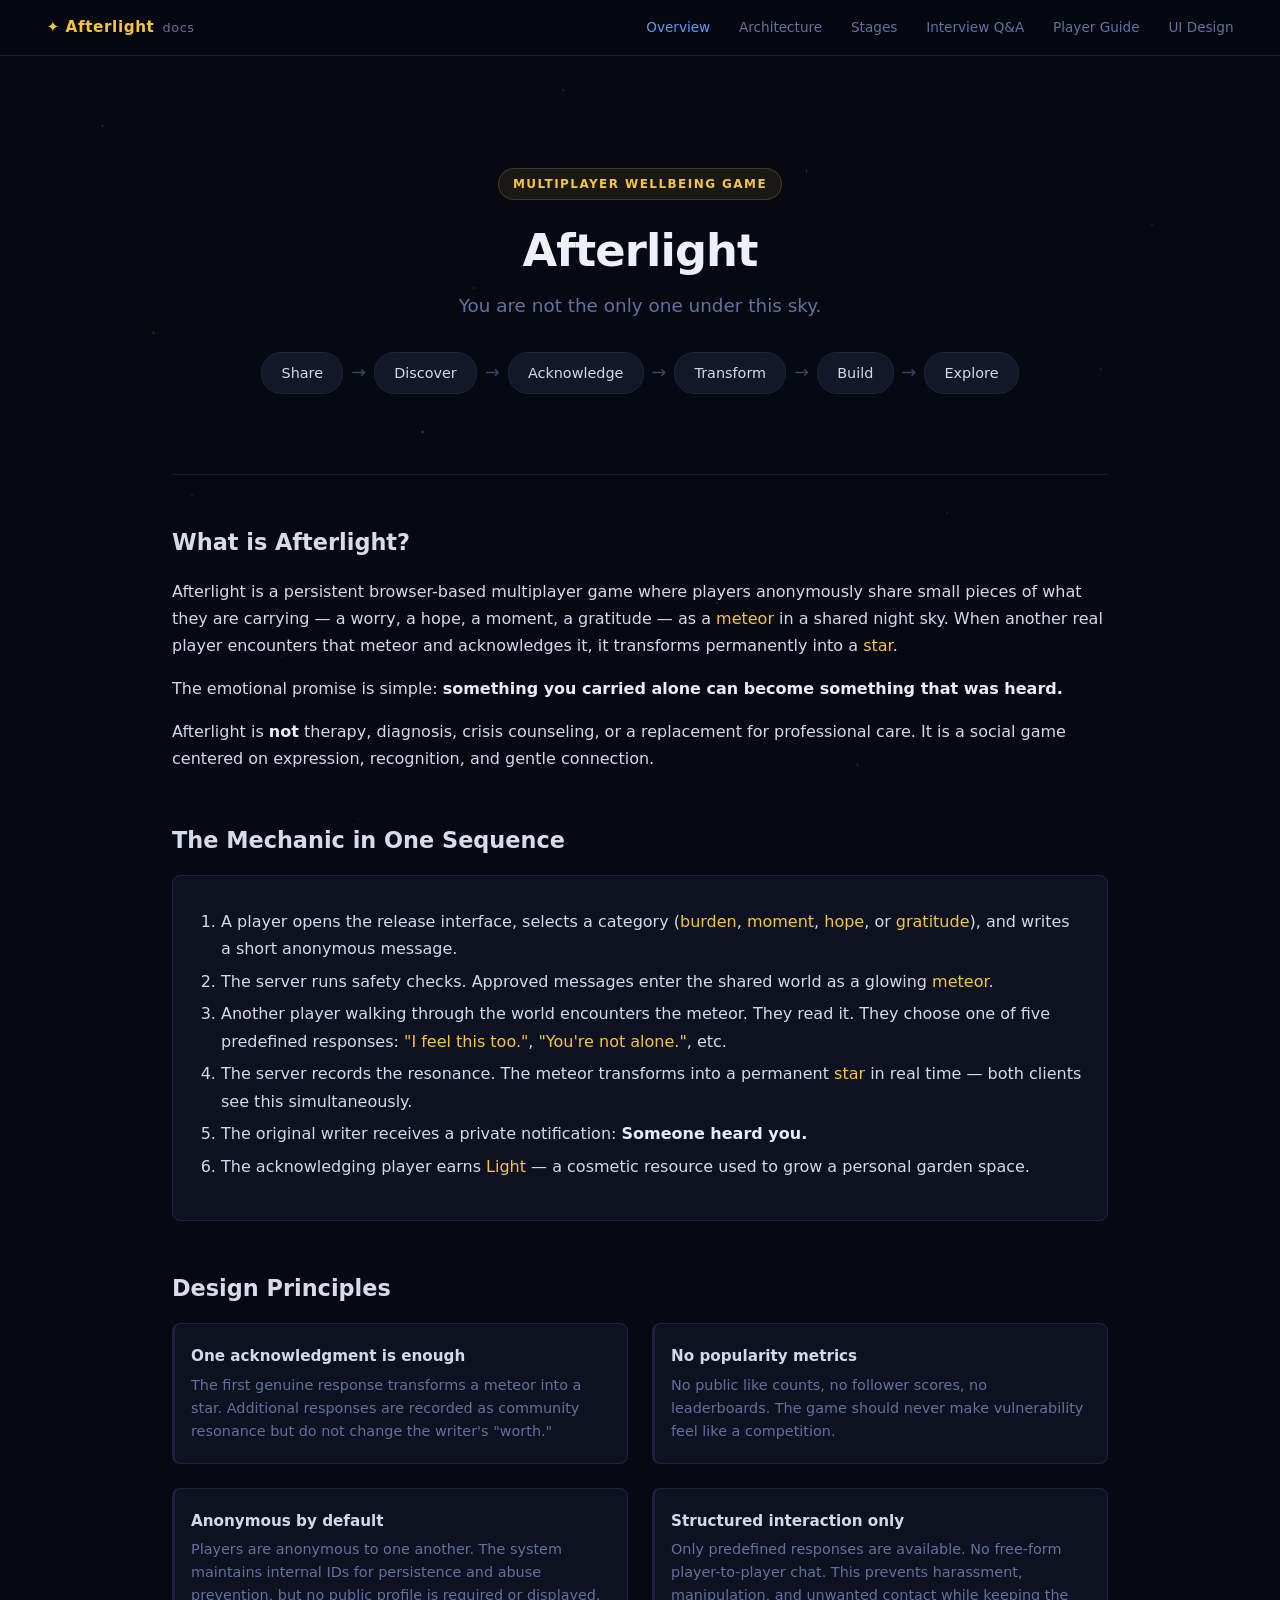
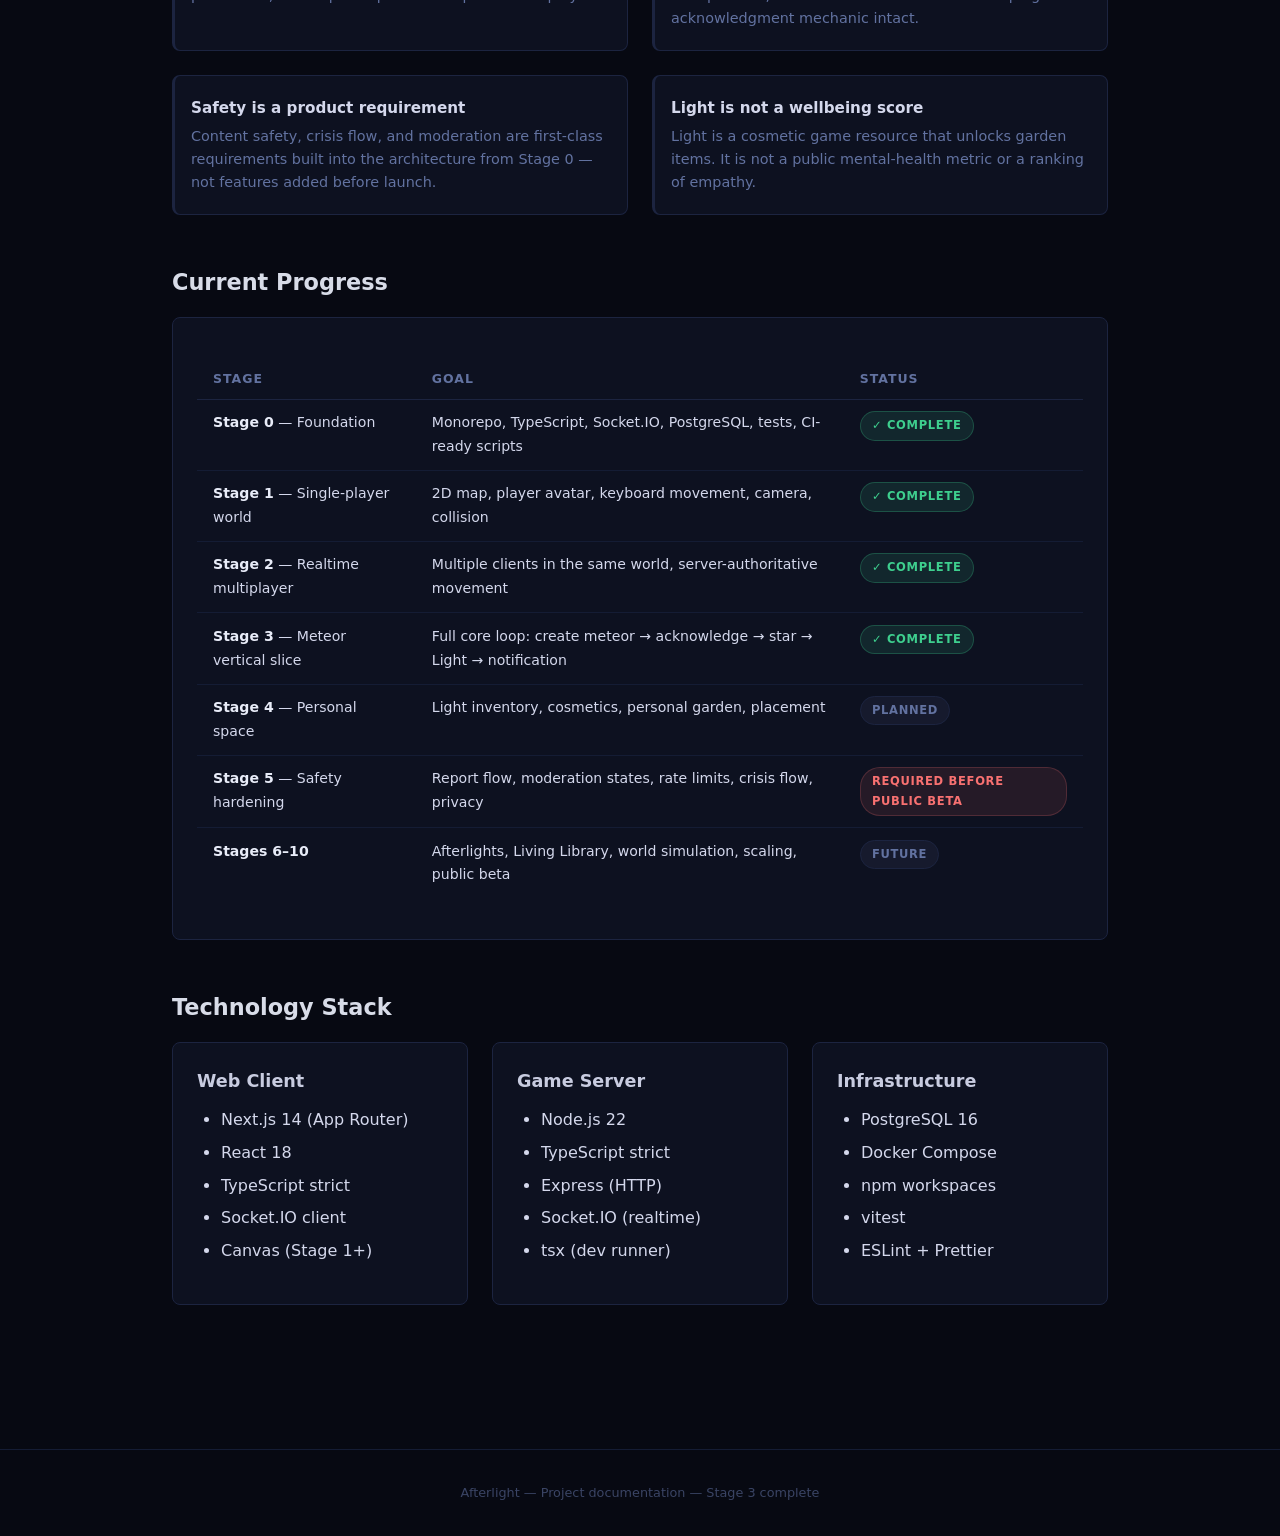
<file: index.html>
<!DOCTYPE html>
<html lang="en">
<head>
  <meta charset="UTF-8">
  <meta name="viewport" content="width=device-width, initial-scale=1.0">
  <title>Afterlight — Project Overview</title>
  <link rel="stylesheet" href="style.css">
</head>
<body>
<nav>
  <a href="index.html" class="nav-brand">✦ Afterlight <span>docs</span></a>
  <a href="index.html" class="active">Overview</a>
  <a href="architecture.html">Architecture</a>
  <a href="stages.html">Stages</a>
  <a href="interview.html">Interview Q&amp;A</a>
  <a href="guide.html">Player Guide</a>
  <a href="ui-design.html">UI Design</a>
</nav>

<div class="page">
<div class="container">

  <div class="hero">
    <div class="hero-tag">Multiplayer Wellbeing Game</div>
    <h1>Afterlight</h1>
    <p class="subtitle">You are not the only one under this sky.</p>
    <div class="loop-row">
      <span class="loop-step">Share</span>
      <span class="loop-arrow">→</span>
      <span class="loop-step">Discover</span>
      <span class="loop-arrow">→</span>
      <span class="loop-step">Acknowledge</span>
      <span class="loop-arrow">→</span>
      <span class="loop-step">Transform</span>
      <span class="loop-arrow">→</span>
      <span class="loop-step">Build</span>
      <span class="loop-arrow">→</span>
      <span class="loop-step">Explore</span>
    </div>
  </div>

  <div class="section">
    <h2>What is Afterlight?</h2>
    <p>
      Afterlight is a persistent browser-based multiplayer game where players anonymously share small pieces of what they are carrying — a worry, a hope, a moment, a gratitude — as a <em>meteor</em> in a shared night sky. When another real player encounters that meteor and acknowledges it, it transforms permanently into a <em>star</em>.
    </p>
    <p>
      The emotional promise is simple: <strong>something you carried alone can become something that was heard.</strong>
    </p>
    <p>
      Afterlight is <strong>not</strong> therapy, diagnosis, crisis counseling, or a replacement for professional care. It is a social game centered on expression, recognition, and gentle connection.
    </p>
  </div>

  <div class="section">
    <h2>The Mechanic in One Sequence</h2>
    <div class="card">
      <ol>
        <li>A player opens the release interface, selects a category (<em>burden</em>, <em>moment</em>, <em>hope</em>, or <em>gratitude</em>), and writes a short anonymous message.</li>
        <li>The server runs safety checks. Approved messages enter the shared world as a glowing <em>meteor</em>.</li>
        <li>Another player walking through the world encounters the meteor. They read it. They choose one of five predefined responses: <em>"I feel this too."</em>, <em>"You're not alone."</em>, etc.</li>
        <li>The server records the resonance. The meteor transforms into a permanent <em>star</em> in real time — both clients see this simultaneously.</li>
        <li>The original writer receives a private notification: <strong>Someone heard you.</strong></li>
        <li>The acknowledging player earns <em>Light</em> — a cosmetic resource used to grow a personal garden space.</li>
      </ol>
    </div>
  </div>

  <div class="section">
    <h2>Design Principles</h2>
    <div class="two-col">
      <div class="principle">
        <strong>One acknowledgment is enough</strong>
        The first genuine response transforms a meteor into a star. Additional responses are recorded as community resonance but do not change the writer's "worth."
      </div>
      <div class="principle">
        <strong>No popularity metrics</strong>
        No public like counts, no follower scores, no leaderboards. The game should never make vulnerability feel like a competition.
      </div>
      <div class="principle">
        <strong>Anonymous by default</strong>
        Players are anonymous to one another. The system maintains internal IDs for persistence and abuse prevention, but no public profile is required or displayed.
      </div>
      <div class="principle">
        <strong>Structured interaction only</strong>
        Only predefined responses are available. No free-form player-to-player chat. This prevents harassment, manipulation, and unwanted contact while keeping the acknowledgment mechanic intact.
      </div>
      <div class="principle">
        <strong>Safety is a product requirement</strong>
        Content safety, crisis flow, and moderation are first-class requirements built into the architecture from Stage 0 — not features added before launch.
      </div>
      <div class="principle">
        <strong>Light is not a wellbeing score</strong>
        Light is a cosmetic game resource that unlocks garden items. It is not a public mental-health metric or a ranking of empathy.
      </div>
    </div>
  </div>

  <div class="section">
    <h2>Current Progress</h2>
    <div class="card">
      <table>
        <thead>
          <tr>
            <th>Stage</th>
            <th>Goal</th>
            <th>Status</th>
          </tr>
        </thead>
        <tbody>
          <tr>
            <td><strong>Stage 0</strong> — Foundation</td>
            <td>Monorepo, TypeScript, Socket.IO, PostgreSQL, tests, CI-ready scripts</td>
            <td><span class="badge badge-complete">✓ Complete</span></td>
          </tr>
          <tr>
            <td><strong>Stage 1</strong> — Single-player world</td>
            <td>2D map, player avatar, keyboard movement, camera, collision</td>
            <td><span class="badge badge-complete">✓ Complete</span></td>
          </tr>
          <tr>
            <td><strong>Stage 2</strong> — Realtime multiplayer</td>
            <td>Multiple clients in the same world, server-authoritative movement</td>
            <td><span class="badge badge-complete">✓ Complete</span></td>
          </tr>
          <tr>
            <td><strong>Stage 3</strong> — Meteor vertical slice</td>
            <td>Full core loop: create meteor → acknowledge → star → Light → notification</td>
            <td><span class="badge badge-complete">✓ Complete</span></td>
          </tr>
          <tr>
            <td><strong>Stage 4</strong> — Personal space</td>
            <td>Light inventory, cosmetics, personal garden, placement</td>
            <td><span class="badge badge-planned">Planned</span></td>
          </tr>
          <tr>
            <td><strong>Stage 5</strong> — Safety hardening</td>
            <td>Report flow, moderation states, rate limits, crisis flow, privacy</td>
            <td><span class="badge badge-safety">Required before public beta</span></td>
          </tr>
          <tr>
            <td><strong>Stages 6–10</strong></td>
            <td>Afterlights, Living Library, world simulation, scaling, public beta</td>
            <td><span class="badge badge-planned">Future</span></td>
          </tr>
        </tbody>
      </table>
    </div>
  </div>

  <div class="section">
    <h2>Technology Stack</h2>
    <div class="three-col">
      <div class="card">
        <h3>Web Client</h3>
        <ul>
          <li>Next.js 14 (App Router)</li>
          <li>React 18</li>
          <li>TypeScript strict</li>
          <li>Socket.IO client</li>
          <li>Canvas (Stage 1+)</li>
        </ul>
      </div>
      <div class="card">
        <h3>Game Server</h3>
        <ul>
          <li>Node.js 22</li>
          <li>TypeScript strict</li>
          <li>Express (HTTP)</li>
          <li>Socket.IO (realtime)</li>
          <li>tsx (dev runner)</li>
        </ul>
      </div>
      <div class="card">
        <h3>Infrastructure</h3>
        <ul>
          <li>PostgreSQL 16</li>
          <li>Docker Compose</li>
          <li>npm workspaces</li>
          <li>vitest</li>
          <li>ESLint + Prettier</li>
        </ul>
      </div>
    </div>
  </div>

</div>
</div>

<footer>
  Afterlight &mdash; Project documentation &mdash; Stage 3 complete
</footer>
</body>
</html>
</file>
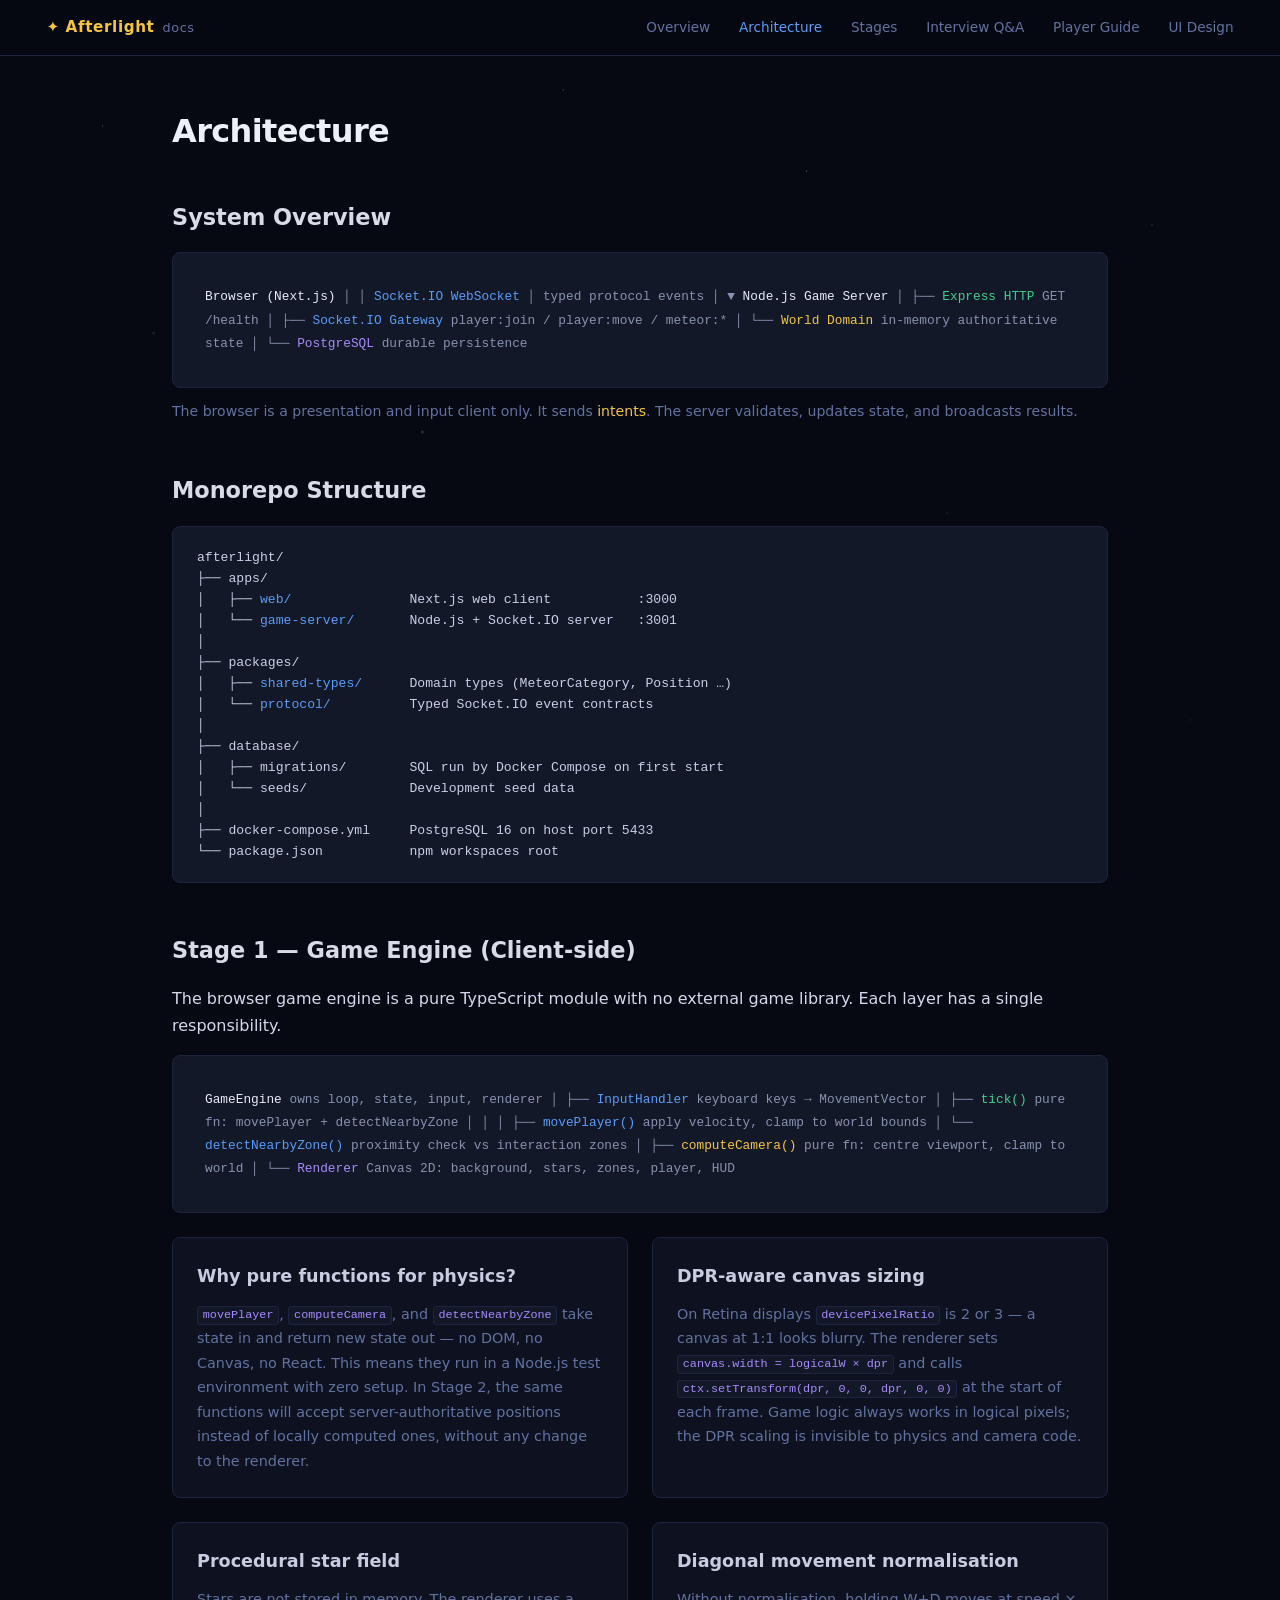
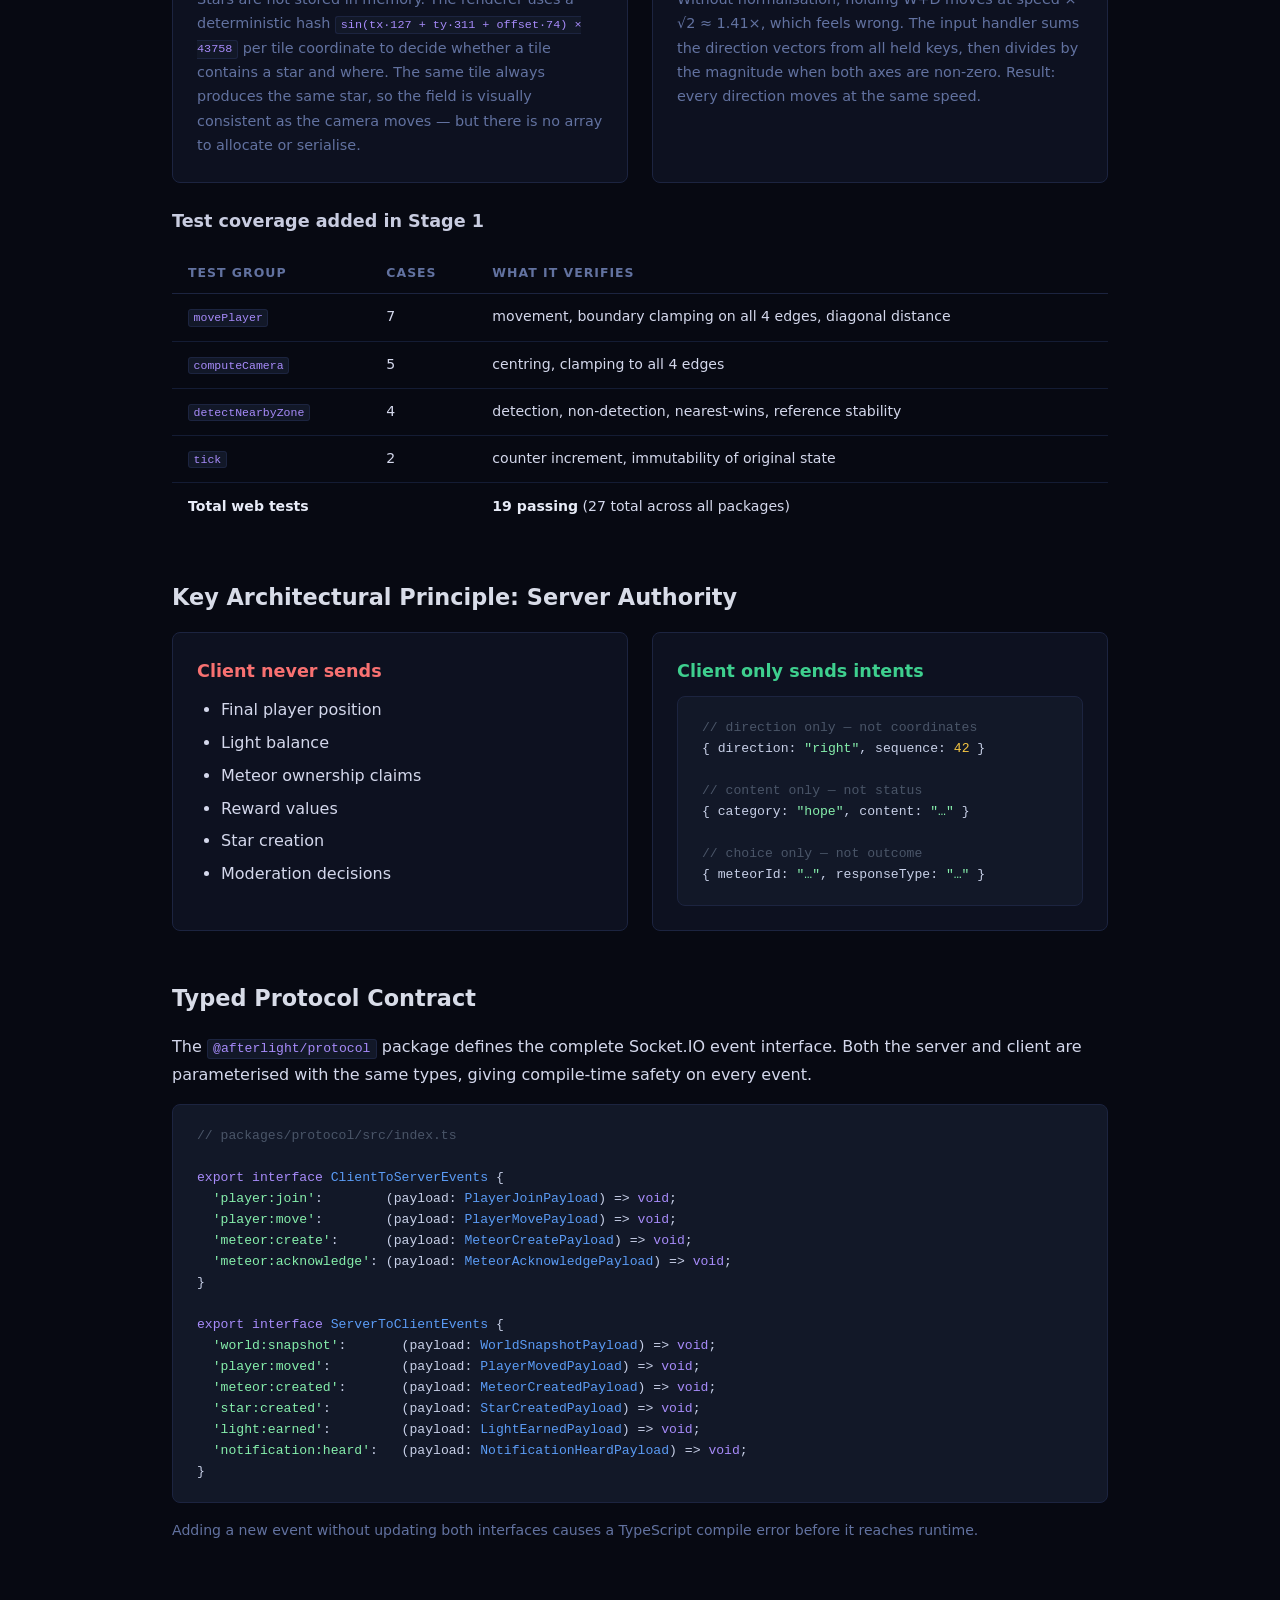
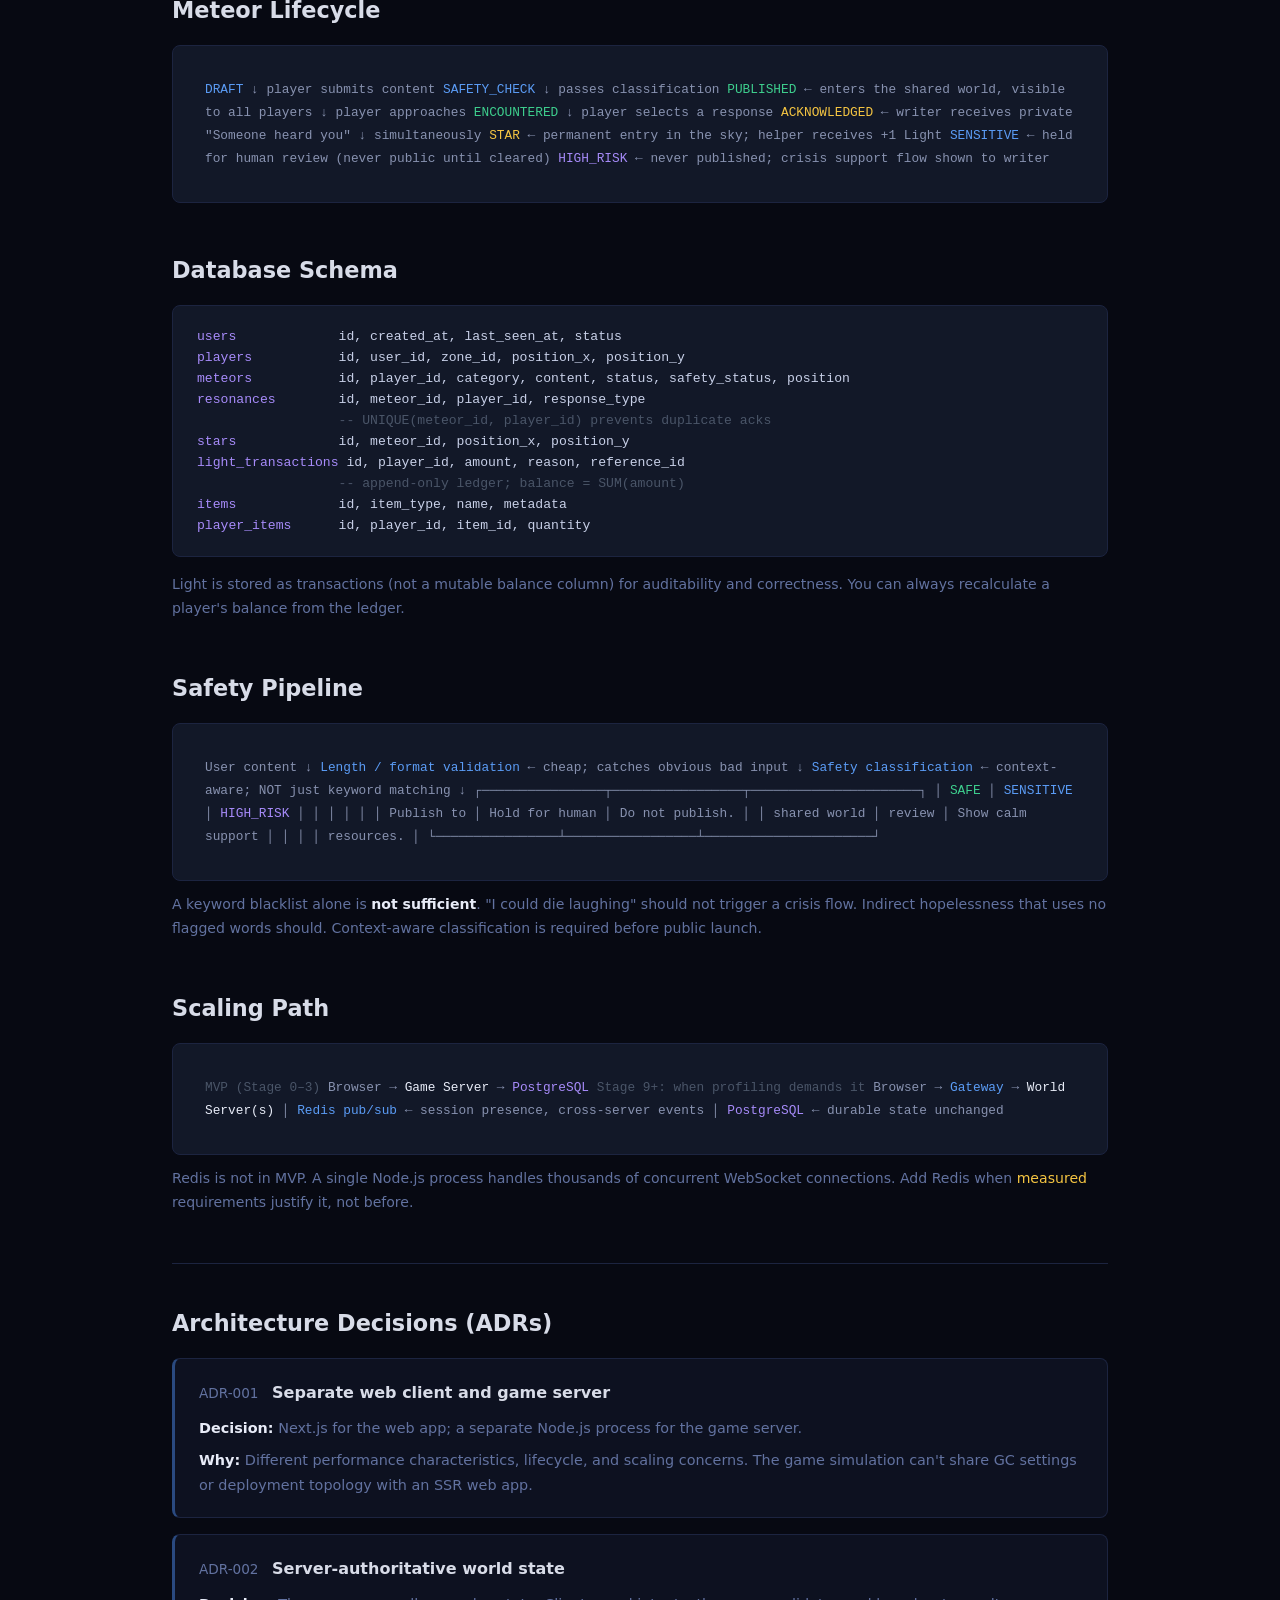
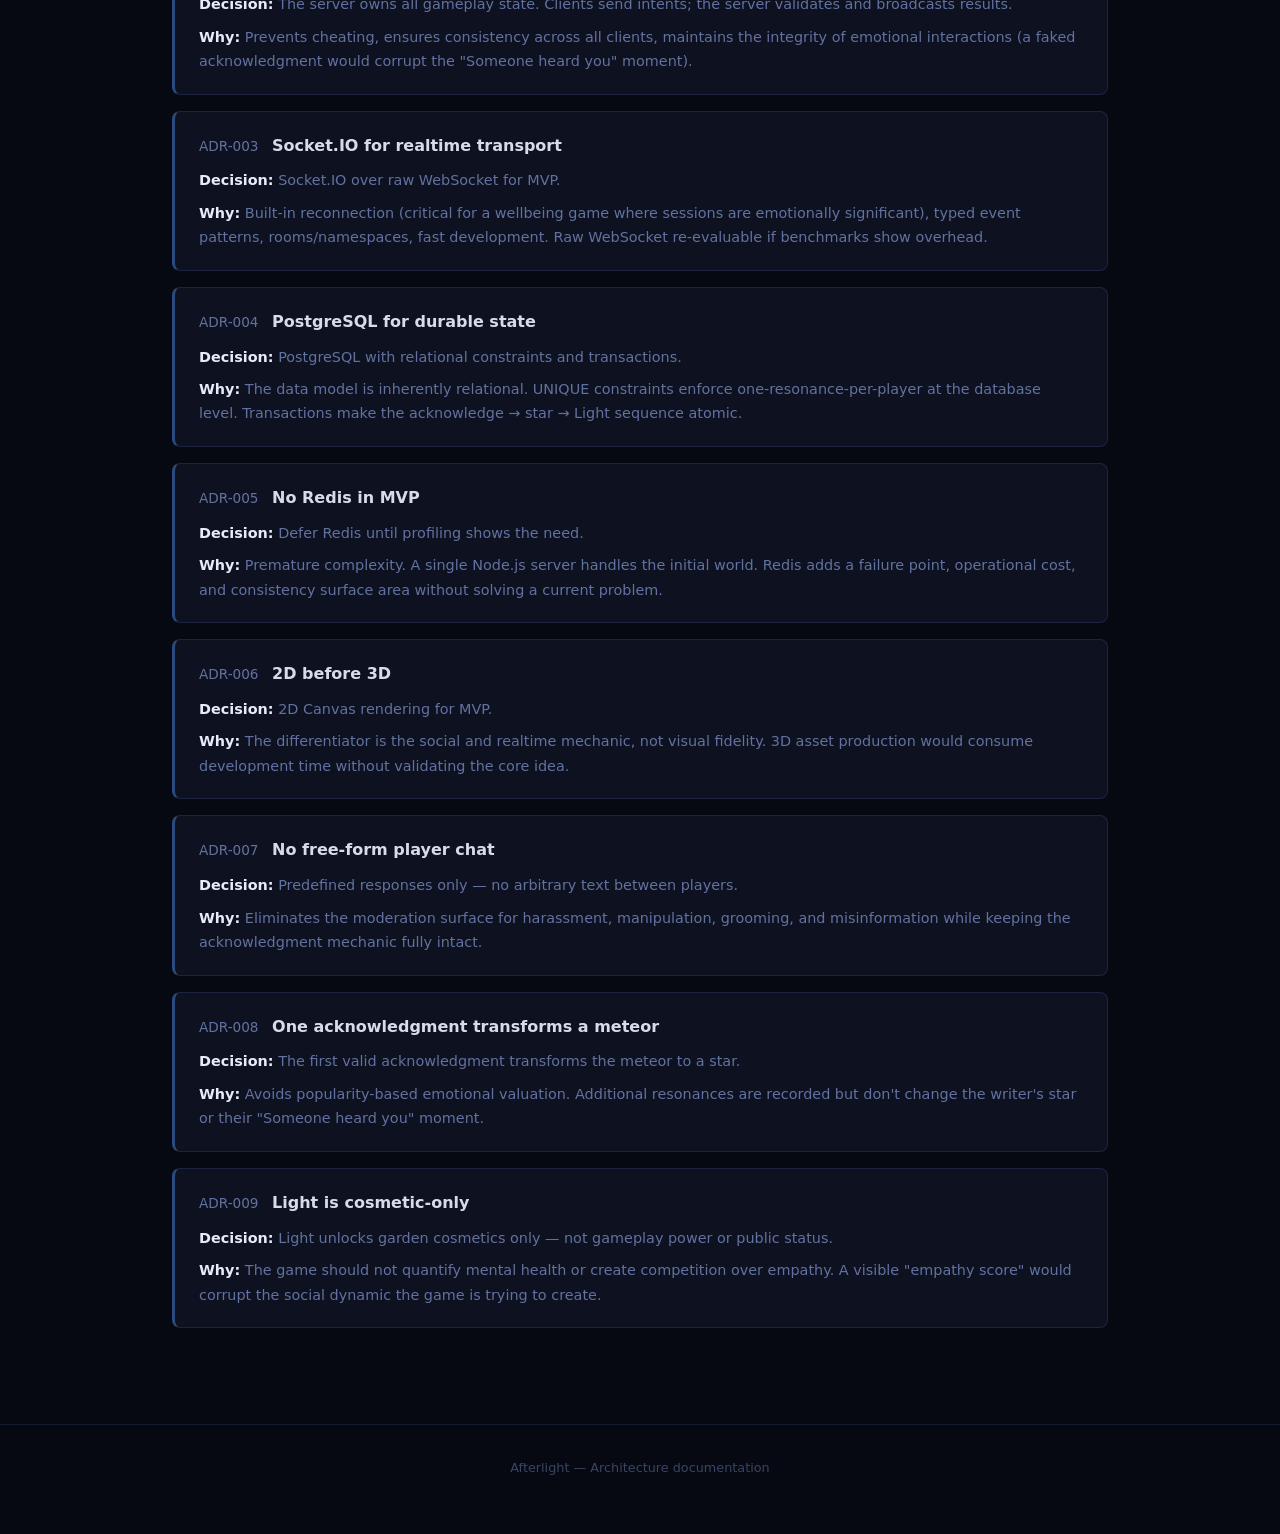
<file: architecture.html>
<!DOCTYPE html>
<html lang="en">
<head>
  <meta charset="UTF-8">
  <meta name="viewport" content="width=device-width, initial-scale=1.0">
  <title>Afterlight — Architecture</title>
  <link rel="stylesheet" href="style.css">
</head>
<body>
<nav>
  <a href="index.html" class="nav-brand">✦ Afterlight <span>docs</span></a>
  <a href="index.html">Overview</a>
  <a href="architecture.html" class="active">Architecture</a>
  <a href="stages.html">Stages</a>
  <a href="interview.html">Interview Q&amp;A</a>
  <a href="guide.html">Player Guide</a>
  <a href="ui-design.html">UI Design</a>
</nav>

<div class="page">
<div class="container">

  <h1>Architecture</h1>

  <div class="section">
    <h2>System Overview</h2>
    <div class="arch-diagram">
<span class="hl">Browser (Next.js)</span>
      │
      │  <span class="acc">Socket.IO WebSocket</span>
      │  typed protocol events
      │
      ▼
<span class="hl">Node.js Game Server</span>
      │
      ├── <span class="grn">Express HTTP</span>        GET /health
      │
      ├── <span class="acc">Socket.IO Gateway</span>   player:join / player:move / meteor:*
      │
      └── <span class="gld">World Domain</span>        in-memory authoritative state
                │
                └── <span class="pur">PostgreSQL</span>          durable persistence
    </div>
    <p style="color:var(--text-muted);font-size:.88rem;margin-top:.75rem;">
      The browser is a presentation and input client only. It sends <em>intents</em>. The server validates, updates state, and broadcasts results.
    </p>
  </div>

  <div class="section">
    <h2>Monorepo Structure</h2>
    <pre><code>afterlight/
├── apps/
│   ├── <span class="nb">web/</span>               Next.js web client           :3000
│   └── <span class="nb">game-server/</span>       Node.js + Socket.IO server   :3001
│
├── packages/
│   ├── <span class="nb">shared-types/</span>      Domain types (MeteorCategory, Position …)
│   └── <span class="nb">protocol/</span>          Typed Socket.IO event contracts
│
├── database/
│   ├── migrations/        SQL run by Docker Compose on first start
│   └── seeds/             Development seed data
│
├── docker-compose.yml     PostgreSQL 16 on host port 5433
└── package.json           npm workspaces root</code></pre>
  </div>

  <div class="section">
    <h2>Stage 1 — Game Engine (Client-side)</h2>
    <p>The browser game engine is a pure TypeScript module with no external game library. Each layer has a single responsibility.</p>
    <div class="arch-diagram">
<span class="hl">GameEngine</span>               owns loop, state, input, renderer
     │
     ├── <span class="acc">InputHandler</span>          keyboard keys → MovementVector
     │
     ├── <span class="grn">tick()</span>                pure fn: movePlayer + detectNearbyZone
     │     │
     │     ├── <span class="nb">movePlayer()</span>       apply velocity, clamp to world bounds
     │     └── <span class="nb">detectNearbyZone()</span> proximity check vs interaction zones
     │
     ├── <span class="gld">computeCamera()</span>        pure fn: centre viewport, clamp to world
     │
     └── <span class="pur">Renderer</span>              Canvas 2D: background, stars, zones, player, HUD
    </div>
    <div class="two-col" style="margin-top:1.5rem">
      <div class="card">
        <h3>Why pure functions for physics?</h3>
        <p style="font-size:.9rem;color:var(--text-muted)">
          <code>movePlayer</code>, <code>computeCamera</code>, and <code>detectNearbyZone</code> take state in and return new state out — no DOM, no Canvas, no React. This means they run in a Node.js test environment with zero setup. In Stage 2, the same functions will accept server-authoritative positions instead of locally computed ones, without any change to the renderer.
        </p>
      </div>
      <div class="card">
        <h3>DPR-aware canvas sizing</h3>
        <p style="font-size:.9rem;color:var(--text-muted)">
          On Retina displays <code>devicePixelRatio</code> is 2 or 3 — a canvas at 1:1 looks blurry. The renderer sets <code>canvas.width = logicalW × dpr</code> and calls <code>ctx.setTransform(dpr, 0, 0, dpr, 0, 0)</code> at the start of each frame. Game logic always works in logical pixels; the DPR scaling is invisible to physics and camera code.
        </p>
      </div>
      <div class="card">
        <h3>Procedural star field</h3>
        <p style="font-size:.9rem;color:var(--text-muted)">
          Stars are not stored in memory. The renderer uses a deterministic hash <code>sin(tx·127 + ty·311 + offset·74) × 43758</code> per tile coordinate to decide whether a tile contains a star and where. The same tile always produces the same star, so the field is visually consistent as the camera moves — but there is no array to allocate or serialise.
        </p>
      </div>
      <div class="card">
        <h3>Diagonal movement normalisation</h3>
        <p style="font-size:.9rem;color:var(--text-muted)">
          Without normalisation, holding W+D moves at speed × √2 ≈ 1.41×, which feels wrong. The input handler sums the direction vectors from all held keys, then divides by the magnitude when both axes are non-zero. Result: every direction moves at the same speed.
        </p>
      </div>
    </div>
    <h3 style="margin-top:1.5rem">Test coverage added in Stage 1</h3>
    <table>
      <thead><tr><th>Test group</th><th>Cases</th><th>What it verifies</th></tr></thead>
      <tbody>
        <tr><td><code>movePlayer</code></td><td>7</td><td>movement, boundary clamping on all 4 edges, diagonal distance</td></tr>
        <tr><td><code>computeCamera</code></td><td>5</td><td>centring, clamping to all 4 edges</td></tr>
        <tr><td><code>detectNearbyZone</code></td><td>4</td><td>detection, non-detection, nearest-wins, reference stability</td></tr>
        <tr><td><code>tick</code></td><td>2</td><td>counter increment, immutability of original state</td></tr>
        <tr><td colspan="2"><strong>Total web tests</strong></td><td><strong>19 passing</strong> (27 total across all packages)</td></tr>
      </tbody>
    </table>
  </div>

  <div class="section">
    <h2>Key Architectural Principle: Server Authority</h2>
    <div class="two-col">
      <div class="card">
        <h3 style="color:var(--red)">Client never sends</h3>
        <ul>
          <li>Final player position</li>
          <li>Light balance</li>
          <li>Meteor ownership claims</li>
          <li>Reward values</li>
          <li>Star creation</li>
          <li>Moderation decisions</li>
        </ul>
      </div>
      <div class="card">
        <h3 style="color:var(--green)">Client only sends intents</h3>
        <pre style="margin:0"><code><span class="cm">// direction only — not coordinates</span>
{ direction: <span class="st">"right"</span>, sequence: <span class="nu">42</span> }

<span class="cm">// content only — not status</span>
{ category: <span class="st">"hope"</span>, content: <span class="st">"…"</span> }

<span class="cm">// choice only — not outcome</span>
{ meteorId: <span class="st">"…"</span>, responseType: <span class="st">"…"</span> }</code></pre>
      </div>
    </div>
  </div>

  <div class="section">
    <h2>Typed Protocol Contract</h2>
    <p>The <code>@afterlight/protocol</code> package defines the complete Socket.IO event interface. Both the server and client are parameterised with the same types, giving compile-time safety on every event.</p>
    <pre><code><span class="cm">// packages/protocol/src/index.ts</span>

<span class="kw">export interface</span> <span class="nb">ClientToServerEvents</span> {
  <span class="st">'player:join'</span>:        (payload: <span class="nb">PlayerJoinPayload</span>) =&gt; <span class="kw">void</span>;
  <span class="st">'player:move'</span>:        (payload: <span class="nb">PlayerMovePayload</span>) =&gt; <span class="kw">void</span>;
  <span class="st">'meteor:create'</span>:      (payload: <span class="nb">MeteorCreatePayload</span>) =&gt; <span class="kw">void</span>;
  <span class="st">'meteor:acknowledge'</span>: (payload: <span class="nb">MeteorAcknowledgePayload</span>) =&gt; <span class="kw">void</span>;
}

<span class="kw">export interface</span> <span class="nb">ServerToClientEvents</span> {
  <span class="st">'world:snapshot'</span>:       (payload: <span class="nb">WorldSnapshotPayload</span>) =&gt; <span class="kw">void</span>;
  <span class="st">'player:moved'</span>:         (payload: <span class="nb">PlayerMovedPayload</span>) =&gt; <span class="kw">void</span>;
  <span class="st">'meteor:created'</span>:       (payload: <span class="nb">MeteorCreatedPayload</span>) =&gt; <span class="kw">void</span>;
  <span class="st">'star:created'</span>:         (payload: <span class="nb">StarCreatedPayload</span>) =&gt; <span class="kw">void</span>;
  <span class="st">'light:earned'</span>:         (payload: <span class="nb">LightEarnedPayload</span>) =&gt; <span class="kw">void</span>;
  <span class="st">'notification:heard'</span>:   (payload: <span class="nb">NotificationHeardPayload</span>) =&gt; <span class="kw">void</span>;
}</code></pre>
    <p style="font-size:.88rem;color:var(--text-muted)">
      Adding a new event without updating both interfaces causes a TypeScript compile error before it reaches runtime.
    </p>
  </div>

  <div class="section">
    <h2>Meteor Lifecycle</h2>
    <div class="arch-diagram">
<span class="nb">DRAFT</span>
  ↓  player submits content
<span class="nb">SAFETY_CHECK</span>
  ↓  passes classification
<span class="grn">PUBLISHED</span>       ← enters the shared world, visible to all players
  ↓  player approaches
<span class="grn">ENCOUNTERED</span>
  ↓  player selects a response
<span class="gld">ACKNOWLEDGED</span>    ← writer receives private "Someone heard you"
  ↓  simultaneously
<span class="gld">STAR</span>            ← permanent entry in the sky; helper receives +1 Light

<span class="acc">SENSITIVE</span>       ← held for human review (never public until cleared)
<span class="pur">HIGH_RISK</span>       ← never published; crisis support flow shown to writer
    </div>
  </div>

  <div class="section">
    <h2>Database Schema</h2>
    <pre><code><span class="kw">users</span>             id, created_at, last_seen_at, status
<span class="kw">players</span>           id, user_id, zone_id, position_x, position_y
<span class="kw">meteors</span>           id, player_id, category, content, status, safety_status, position
<span class="kw">resonances</span>        id, meteor_id, player_id, response_type
                  <span class="cm">-- UNIQUE(meteor_id, player_id) prevents duplicate acks</span>
<span class="kw">stars</span>             id, meteor_id, position_x, position_y
<span class="kw">light_transactions</span> id, player_id, amount, reason, reference_id
                  <span class="cm">-- append-only ledger; balance = SUM(amount)</span>
<span class="kw">items</span>             id, item_type, name, metadata
<span class="kw">player_items</span>      id, player_id, item_id, quantity</code></pre>
    <p style="font-size:.88rem;color:var(--text-muted)">
      Light is stored as transactions (not a mutable balance column) for auditability and correctness. You can always recalculate a player's balance from the ledger.
    </p>
  </div>

  <div class="section">
    <h2>Safety Pipeline</h2>
    <div class="arch-diagram">
User content
    ↓
<span class="nb">Length / format validation</span>    ← cheap; catches obvious bad input
    ↓
<span class="nb">Safety classification</span>         ← context-aware; NOT just keyword matching
    ↓
┌────────────────┬─────────────────┬──────────────────────┐
│ <span class="grn">SAFE</span>           │ <span class="acc">SENSITIVE</span>       │ <span class="pur">HIGH_RISK</span>            │
│                │                 │                      │
│ Publish to     │ Hold for human  │ Do not publish.      │
│ shared world   │ review          │ Show calm support    │
│                │                 │ resources.           │
└────────────────┴─────────────────┴──────────────────────┘
    </div>
    <p style="font-size:.88rem;color:var(--text-muted);margin-top:.75rem;">
      A keyword blacklist alone is <strong>not sufficient</strong>. "I could die laughing" should not trigger a crisis flow. Indirect hopelessness that uses no flagged words should. Context-aware classification is required before public launch.
    </p>
  </div>

  <div class="section">
    <h2>Scaling Path</h2>
    <div class="arch-diagram">
<span class="cm">MVP (Stage 0–3)</span>
Browser → <span class="hl">Game Server</span> → <span class="pur">PostgreSQL</span>

<span class="cm">Stage 9+: when profiling demands it</span>
Browser → <span class="nb">Gateway</span> → <span class="hl">World Server(s)</span>
                           │
                      <span class="acc">Redis pub/sub</span>     ← session presence, cross-server events
                           │
                      <span class="pur">PostgreSQL</span>        ← durable state unchanged
    </div>
    <p style="font-size:.88rem;color:var(--text-muted);margin-top:.75rem;">
      Redis is not in MVP. A single Node.js process handles thousands of concurrent WebSocket connections. Add Redis when <em>measured</em> requirements justify it, not before.
    </p>
  </div>

  <hr>

  <h2>Architecture Decisions (ADRs)</h2>
  <div class="adr-list">

    <div class="adr-card">
      <h3><span>ADR-001</span> Separate web client and game server</h3>
      <p><strong>Decision:</strong> Next.js for the web app; a separate Node.js process for the game server.</p>
      <p><strong>Why:</strong> Different performance characteristics, lifecycle, and scaling concerns. The game simulation can't share GC settings or deployment topology with an SSR web app.</p>
    </div>

    <div class="adr-card">
      <h3><span>ADR-002</span> Server-authoritative world state</h3>
      <p><strong>Decision:</strong> The server owns all gameplay state. Clients send intents; the server validates and broadcasts results.</p>
      <p><strong>Why:</strong> Prevents cheating, ensures consistency across all clients, maintains the integrity of emotional interactions (a faked acknowledgment would corrupt the "Someone heard you" moment).</p>
    </div>

    <div class="adr-card">
      <h3><span>ADR-003</span> Socket.IO for realtime transport</h3>
      <p><strong>Decision:</strong> Socket.IO over raw WebSocket for MVP.</p>
      <p><strong>Why:</strong> Built-in reconnection (critical for a wellbeing game where sessions are emotionally significant), typed event patterns, rooms/namespaces, fast development. Raw WebSocket re-evaluable if benchmarks show overhead.</p>
    </div>

    <div class="adr-card">
      <h3><span>ADR-004</span> PostgreSQL for durable state</h3>
      <p><strong>Decision:</strong> PostgreSQL with relational constraints and transactions.</p>
      <p><strong>Why:</strong> The data model is inherently relational. UNIQUE constraints enforce one-resonance-per-player at the database level. Transactions make the acknowledge → star → Light sequence atomic.</p>
    </div>

    <div class="adr-card">
      <h3><span>ADR-005</span> No Redis in MVP</h3>
      <p><strong>Decision:</strong> Defer Redis until profiling shows the need.</p>
      <p><strong>Why:</strong> Premature complexity. A single Node.js server handles the initial world. Redis adds a failure point, operational cost, and consistency surface area without solving a current problem.</p>
    </div>

    <div class="adr-card">
      <h3><span>ADR-006</span> 2D before 3D</h3>
      <p><strong>Decision:</strong> 2D Canvas rendering for MVP.</p>
      <p><strong>Why:</strong> The differentiator is the social and realtime mechanic, not visual fidelity. 3D asset production would consume development time without validating the core idea.</p>
    </div>

    <div class="adr-card">
      <h3><span>ADR-007</span> No free-form player chat</h3>
      <p><strong>Decision:</strong> Predefined responses only — no arbitrary text between players.</p>
      <p><strong>Why:</strong> Eliminates the moderation surface for harassment, manipulation, grooming, and misinformation while keeping the acknowledgment mechanic fully intact.</p>
    </div>

    <div class="adr-card">
      <h3><span>ADR-008</span> One acknowledgment transforms a meteor</h3>
      <p><strong>Decision:</strong> The first valid acknowledgment transforms the meteor to a star.</p>
      <p><strong>Why:</strong> Avoids popularity-based emotional valuation. Additional resonances are recorded but don't change the writer's star or their "Someone heard you" moment.</p>
    </div>

    <div class="adr-card">
      <h3><span>ADR-009</span> Light is cosmetic-only</h3>
      <p><strong>Decision:</strong> Light unlocks garden cosmetics only — not gameplay power or public status.</p>
      <p><strong>Why:</strong> The game should not quantify mental health or create competition over empathy. A visible "empathy score" would corrupt the social dynamic the game is trying to create.</p>
    </div>

  </div>

</div>
</div>

<footer>
  Afterlight &mdash; Architecture documentation
</footer>
</body>
</html>
</file>
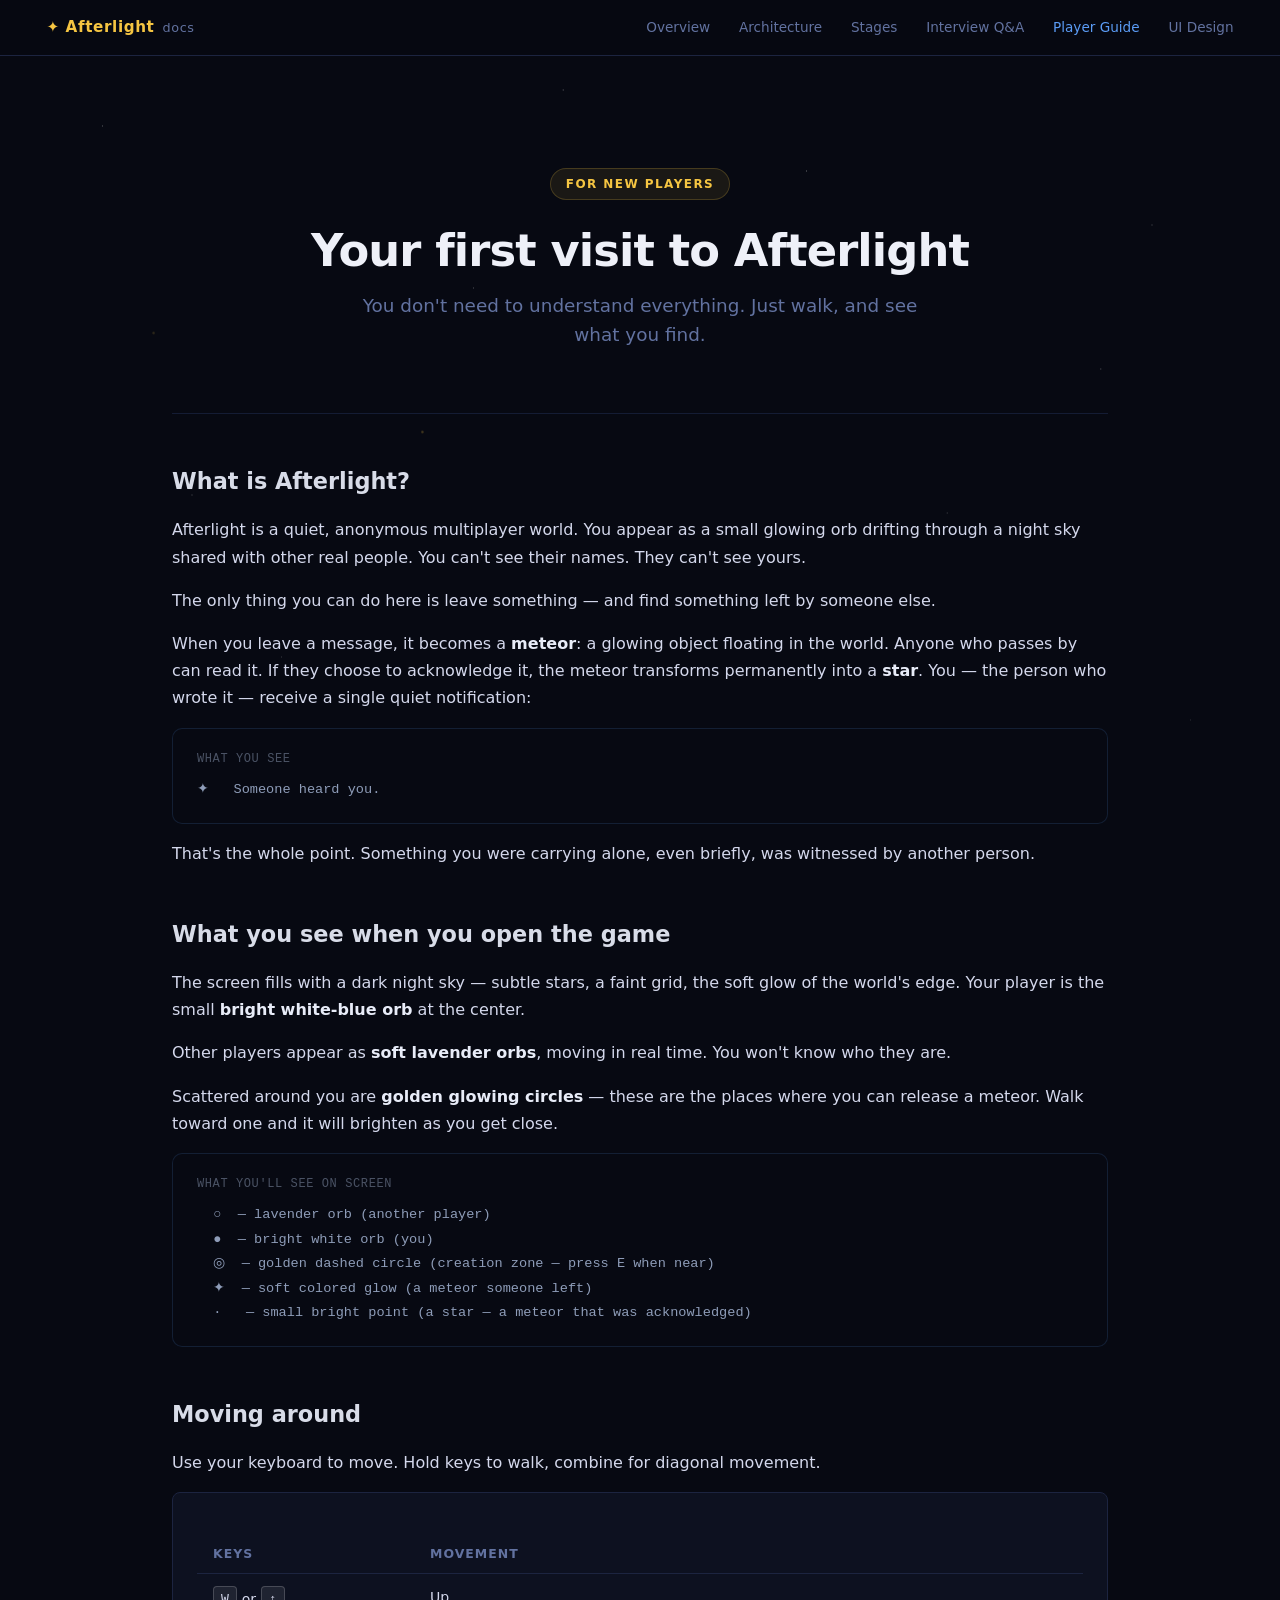
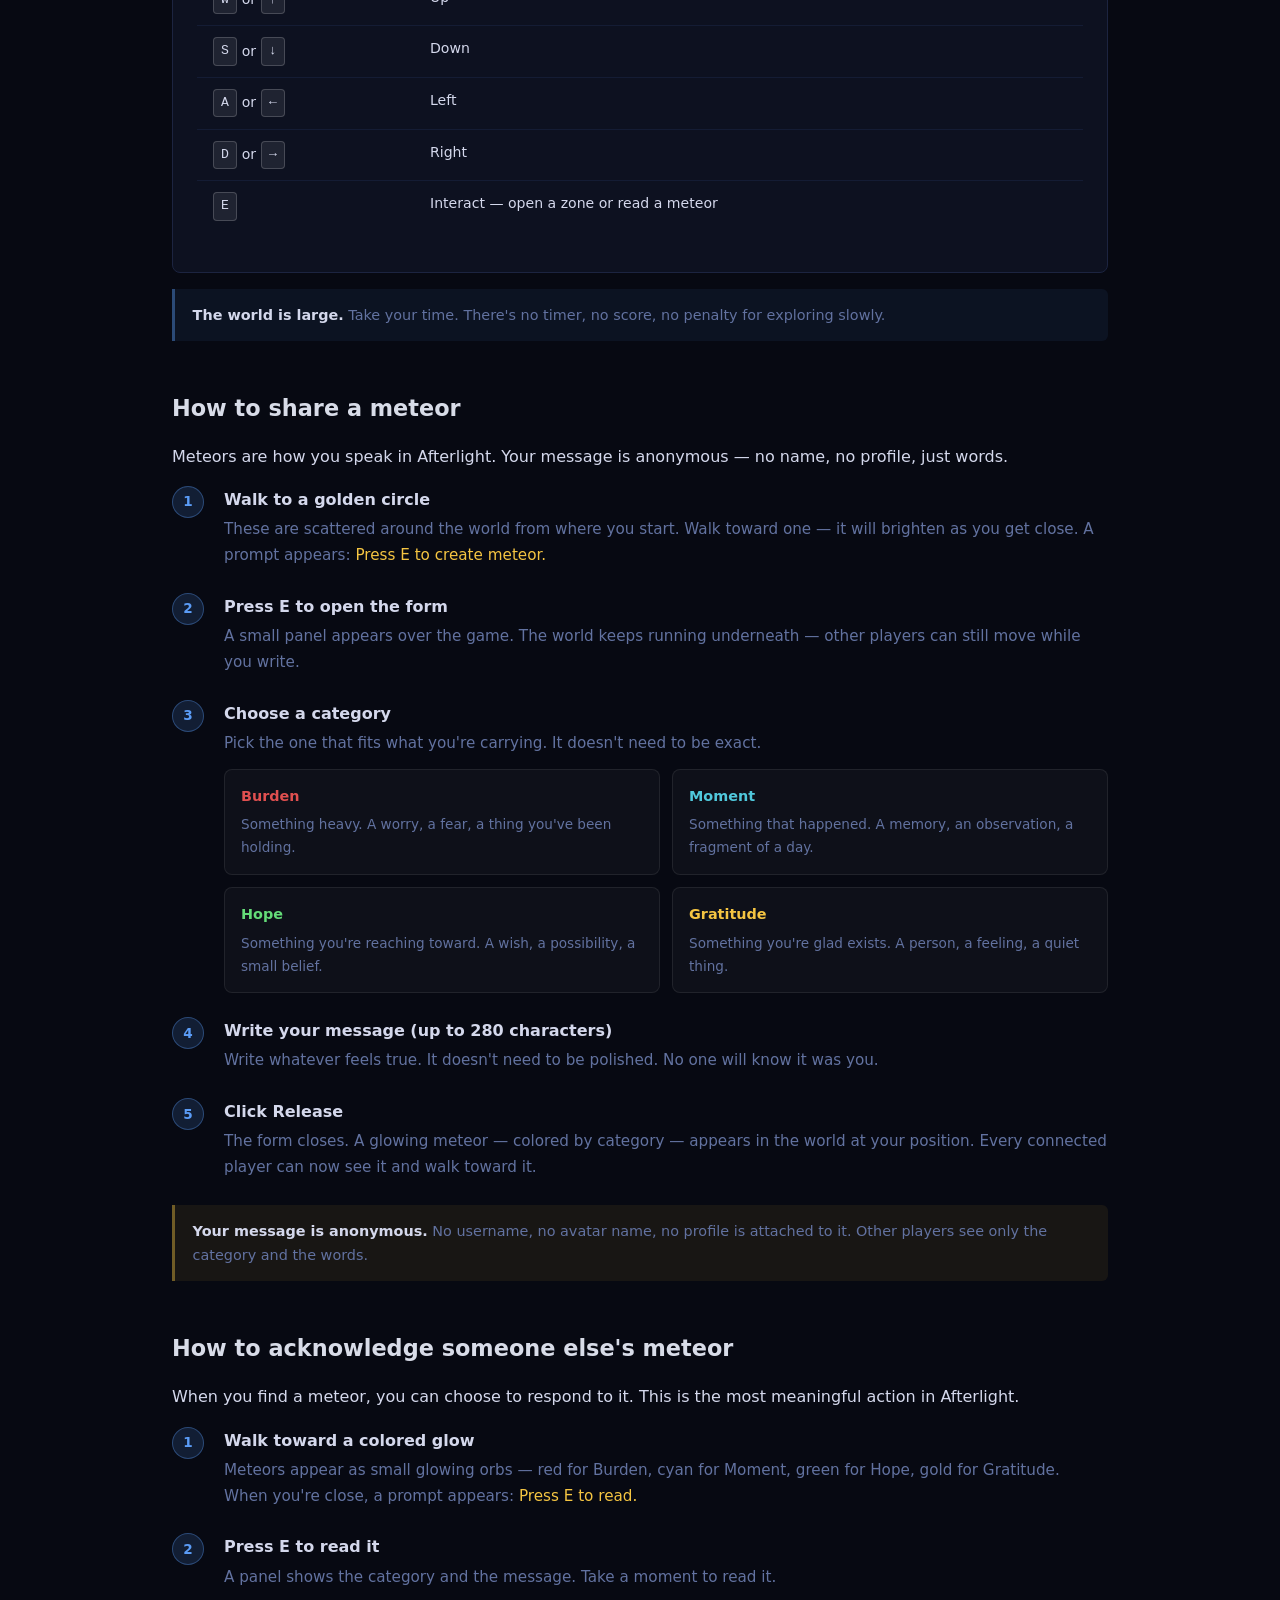
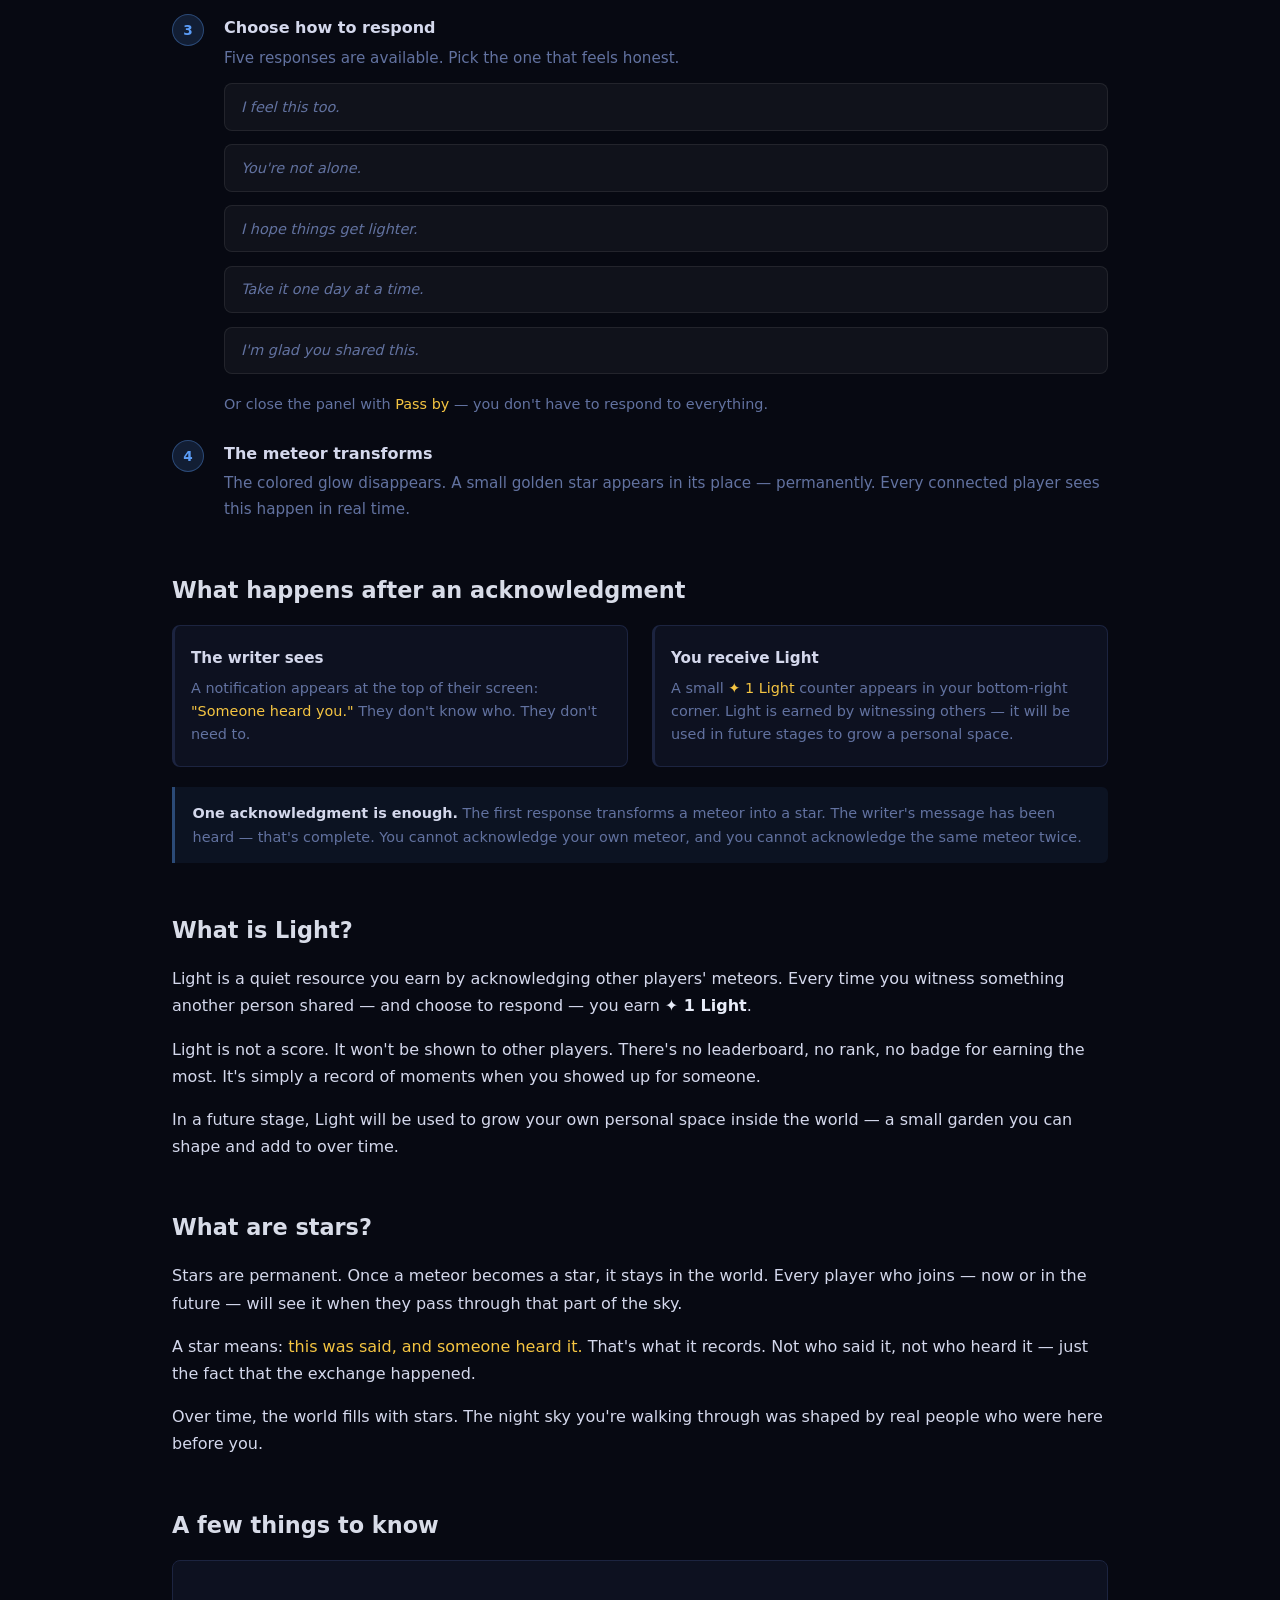
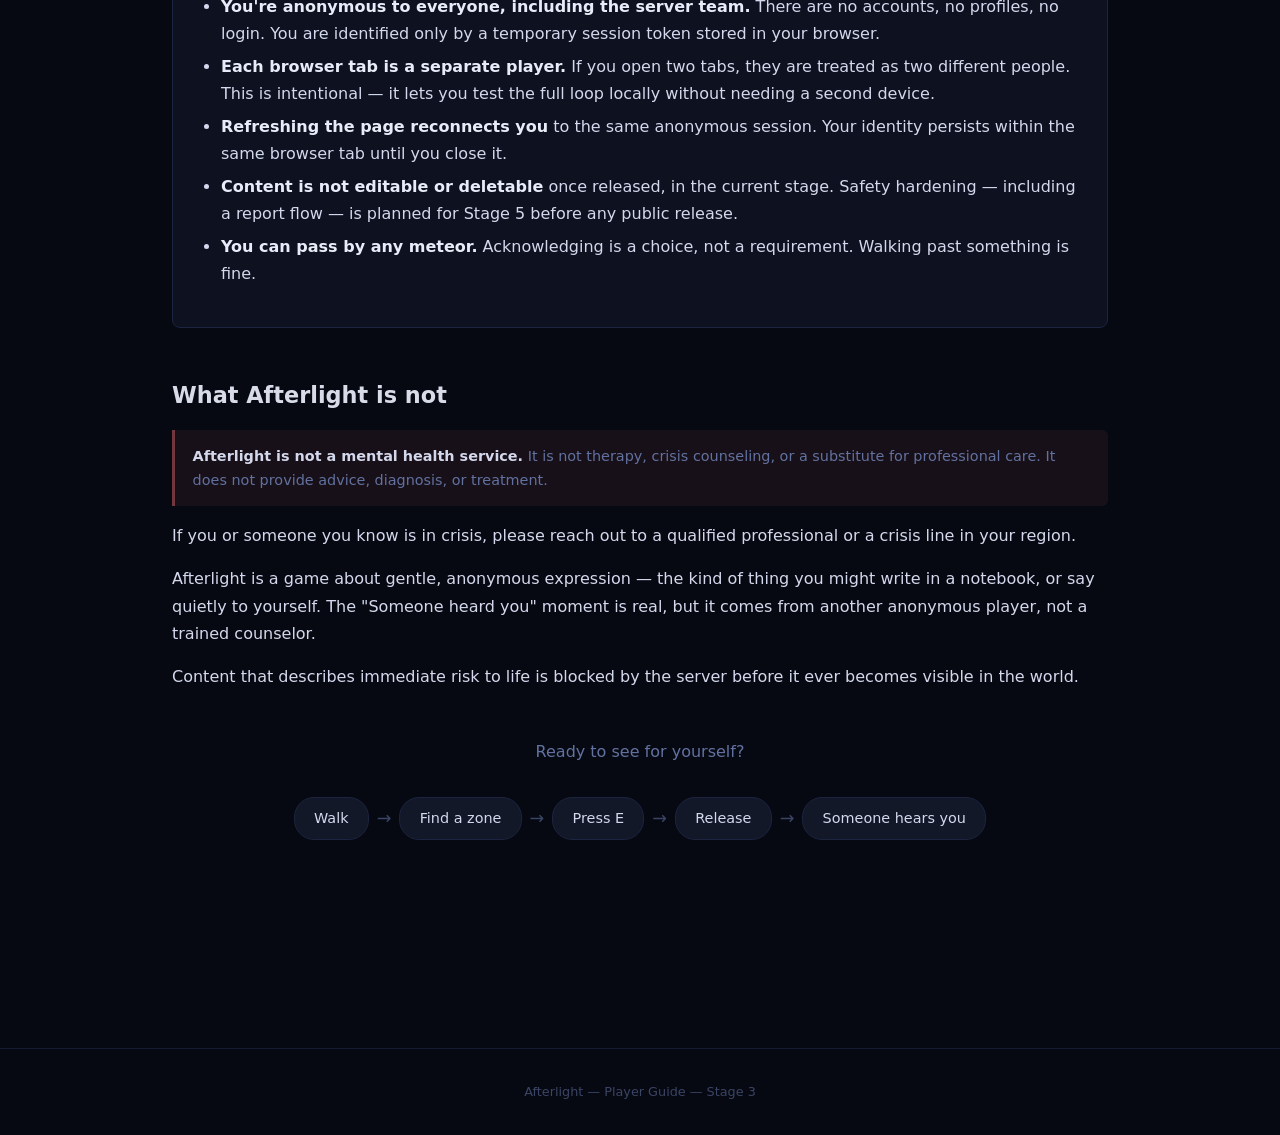
<file: guide.html>
<!DOCTYPE html>
<html lang="en">
<head>
  <meta charset="UTF-8">
  <meta name="viewport" content="width=device-width, initial-scale=1.0">
  <title>Afterlight — Player Guide</title>
  <link rel="stylesheet" href="style.css">
  <style>
    .guide-step {
      display: flex;
      gap: 1.25rem;
      margin-bottom: 1.5rem;
      align-items: flex-start;
    }
    .step-num {
      flex-shrink: 0;
      width: 2rem;
      height: 2rem;
      border-radius: 50%;
      background: rgba(91,156,246,0.15);
      border: 1px solid rgba(91,156,246,0.35);
      color: var(--blue);
      font-size: .85rem;
      font-weight: 700;
      display: flex;
      align-items: center;
      justify-content: center;
    }
    .step-body { flex: 1; }
    .step-body strong { display: block; margin-bottom: .25rem; color: var(--text); }
    .step-body p { margin: 0; color: var(--text-muted); font-size: .95rem; }

    .category-grid {
      display: grid;
      grid-template-columns: 1fr 1fr;
      gap: .75rem;
      margin-top: .75rem;
    }
    .category-card {
      background: rgba(255,255,255,0.03);
      border: 1px solid rgba(255,255,255,0.08);
      border-radius: 8px;
      padding: .9rem 1rem;
    }
    .category-card .cat-name {
      font-weight: 700;
      font-size: .9rem;
      margin-bottom: .3rem;
    }
    .category-card p { margin: 0; font-size: .85rem; color: var(--text-muted); }

    .cat-burden  .cat-name { color: #e05050; }
    .cat-moment  .cat-name { color: #50c8dc; }
    .cat-hope    .cat-name { color: #64dc78; }
    .cat-gratitude .cat-name { color: #f5c542; }

    .response-list {
      list-style: none;
      padding: 0;
      margin: .75rem 0 0;
      display: flex;
      flex-direction: column;
      gap: .5rem;
    }
    .response-list li {
      background: rgba(255,255,255,0.04);
      border: 1px solid rgba(255,255,255,0.08);
      border-radius: 8px;
      padding: .65rem 1rem;
      color: var(--text-muted);
      font-size: .9rem;
      font-style: italic;
    }

    .visual-demo {
      background: #070912;
      border: 1px solid rgba(91,156,246,0.15);
      border-radius: 10px;
      padding: 1.25rem 1.5rem;
      margin: 1rem 0;
      font-family: monospace;
      font-size: .85rem;
      color: rgba(200,220,255,0.7);
      line-height: 1.8;
    }
    .visual-demo .label {
      color: rgba(200,220,255,0.35);
      font-size: .75rem;
      letter-spacing: .05em;
      text-transform: uppercase;
      margin-bottom: .5rem;
    }

    .callout {
      background: rgba(91,156,246,0.07);
      border-left: 3px solid rgba(91,156,246,0.4);
      border-radius: 0 6px 6px 0;
      padding: .85rem 1.1rem;
      margin: 1rem 0;
      font-size: .9rem;
      color: var(--text-muted);
    }
    .callout strong { color: var(--text); }

    .callout-warm {
      background: rgba(245,197,66,0.07);
      border-left-color: rgba(245,197,66,0.4);
    }
    .callout-safety {
      background: rgba(248,113,113,0.07);
      border-left-color: rgba(248,113,113,0.4);
    }

    .keys {
      display: inline-flex;
      gap: .3rem;
      align-items: center;
    }
    kbd {
      display: inline-block;
      background: rgba(255,255,255,0.08);
      border: 1px solid rgba(255,255,255,0.18);
      border-radius: 4px;
      padding: 2px 7px;
      font-family: monospace;
      font-size: .82rem;
      color: var(--text);
    }

    @media (max-width: 600px) {
      .category-grid { grid-template-columns: 1fr; }
    }
  </style>
</head>
<body>
<nav>
  <a href="index.html" class="nav-brand">✦ Afterlight <span>docs</span></a>
  <a href="index.html">Overview</a>
  <a href="architecture.html">Architecture</a>
  <a href="stages.html">Stages</a>
  <a href="interview.html">Interview Q&amp;A</a>
  <a href="guide.html" class="active">Player Guide</a>
  <a href="ui-design.html">UI Design</a>
</nav>

<div class="page">
<div class="container">

  <div class="hero" style="padding-bottom:2rem">
    <div class="hero-tag">For New Players</div>
    <h1>Your first visit to Afterlight</h1>
    <p class="subtitle">You don't need to understand everything. Just walk, and see what you find.</p>
  </div>

  <!-- What is Afterlight -->
  <div class="section">
    <h2>What is Afterlight?</h2>
    <p>
      Afterlight is a quiet, anonymous multiplayer world. You appear as a small glowing orb drifting through a night sky shared with other real people. You can't see their names. They can't see yours.
    </p>
    <p>
      The only thing you can do here is leave something — and find something left by someone else.
    </p>
    <p>
      When you leave a message, it becomes a <strong>meteor</strong>: a glowing object floating in the world. Anyone who passes by can read it. If they choose to acknowledge it, the meteor transforms permanently into a <strong>star</strong>. You — the person who wrote it — receive a single quiet notification:
    </p>
    <div class="visual-demo">
      <div class="label">What you see</div>
      ✦ &nbsp; Someone heard you.
    </div>
    <p>
      That's the whole point. Something you were carrying alone, even briefly, was witnessed by another person.
    </p>
  </div>

  <!-- The world -->
  <div class="section">
    <h2>What you see when you open the game</h2>
    <p>
      The screen fills with a dark night sky — subtle stars, a faint grid, the soft glow of the world's edge. Your player is the small <strong>bright white-blue orb</strong> at the center.
    </p>
    <p>
      Other players appear as <strong>soft lavender orbs</strong>, moving in real time. You won't know who they are.
    </p>
    <p>
      Scattered around you are <strong>golden glowing circles</strong> — these are the places where you can release a meteor. Walk toward one and it will brighten as you get close.
    </p>

    <div class="visual-demo">
      <div class="label">What you'll see on screen</div>
      &nbsp;&nbsp;○ &nbsp;— lavender orb (another player)<br>
      &nbsp;&nbsp;● &nbsp;— bright white orb (you)<br>
      &nbsp;&nbsp;◎ &nbsp;— golden dashed circle (creation zone — press E when near)<br>
      &nbsp;&nbsp;✦ &nbsp;— soft colored glow (a meteor someone left)<br>
      &nbsp;&nbsp;· &nbsp;&nbsp;— small bright point (a star — a meteor that was acknowledged)
    </div>
  </div>

  <!-- Moving around -->
  <div class="section">
    <h2>Moving around</h2>
    <p>Use your keyboard to move. Hold keys to walk, combine for diagonal movement.</p>
    <div class="card" style="margin-top:.75rem">
      <table>
        <thead>
          <tr><th>Keys</th><th>Movement</th></tr>
        </thead>
        <tbody>
          <tr><td><span class="keys"><kbd>W</kbd> or <kbd>↑</kbd></span></td><td>Up</td></tr>
          <tr><td><span class="keys"><kbd>S</kbd> or <kbd>↓</kbd></span></td><td>Down</td></tr>
          <tr><td><span class="keys"><kbd>A</kbd> or <kbd>←</kbd></span></td><td>Left</td></tr>
          <tr><td><span class="keys"><kbd>D</kbd> or <kbd>→</kbd></span></td><td>Right</td></tr>
          <tr><td><span class="keys"><kbd>E</kbd></span></td><td>Interact — open a zone or read a meteor</td></tr>
        </tbody>
      </table>
    </div>
    <div class="callout" style="margin-top:1rem">
      <strong>The world is large.</strong> Take your time. There's no timer, no score, no penalty for exploring slowly.
    </div>
  </div>

  <!-- Sharing a meteor -->
  <div class="section">
    <h2>How to share a meteor</h2>
    <p>Meteors are how you speak in Afterlight. Your message is anonymous — no name, no profile, just words.</p>

    <div class="guide-step">
      <div class="step-num">1</div>
      <div class="step-body">
        <strong>Walk to a golden circle</strong>
        <p>These are scattered around the world from where you start. Walk toward one — it will brighten as you get close. A prompt appears: <em>Press E to create meteor.</em></p>
      </div>
    </div>

    <div class="guide-step">
      <div class="step-num">2</div>
      <div class="step-body">
        <strong>Press E to open the form</strong>
        <p>A small panel appears over the game. The world keeps running underneath — other players can still move while you write.</p>
      </div>
    </div>

    <div class="guide-step">
      <div class="step-num">3</div>
      <div class="step-body">
        <strong>Choose a category</strong>
        <p>Pick the one that fits what you're carrying. It doesn't need to be exact.</p>
        <div class="category-grid">
          <div class="category-card cat-burden">
            <div class="cat-name">Burden</div>
            <p>Something heavy. A worry, a fear, a thing you've been holding.</p>
          </div>
          <div class="category-card cat-moment">
            <div class="cat-name">Moment</div>
            <p>Something that happened. A memory, an observation, a fragment of a day.</p>
          </div>
          <div class="category-card cat-hope">
            <div class="cat-name">Hope</div>
            <p>Something you're reaching toward. A wish, a possibility, a small belief.</p>
          </div>
          <div class="category-card cat-gratitude">
            <div class="cat-name">Gratitude</div>
            <p>Something you're glad exists. A person, a feeling, a quiet thing.</p>
          </div>
        </div>
      </div>
    </div>

    <div class="guide-step">
      <div class="step-num">4</div>
      <div class="step-body">
        <strong>Write your message (up to 280 characters)</strong>
        <p>Write whatever feels true. It doesn't need to be polished. No one will know it was you.</p>
      </div>
    </div>

    <div class="guide-step">
      <div class="step-num">5</div>
      <div class="step-body">
        <strong>Click Release</strong>
        <p>The form closes. A glowing meteor — colored by category — appears in the world at your position. Every connected player can now see it and walk toward it.</p>
      </div>
    </div>

    <div class="callout callout-warm">
      <strong>Your message is anonymous.</strong> No username, no avatar name, no profile is attached to it. Other players see only the category and the words.
    </div>
  </div>

  <!-- Acknowledging -->
  <div class="section">
    <h2>How to acknowledge someone else's meteor</h2>
    <p>When you find a meteor, you can choose to respond to it. This is the most meaningful action in Afterlight.</p>

    <div class="guide-step">
      <div class="step-num">1</div>
      <div class="step-body">
        <strong>Walk toward a colored glow</strong>
        <p>Meteors appear as small glowing orbs — red for Burden, cyan for Moment, green for Hope, gold for Gratitude. When you're close, a prompt appears: <em>Press E to read.</em></p>
      </div>
    </div>

    <div class="guide-step">
      <div class="step-num">2</div>
      <div class="step-body">
        <strong>Press E to read it</strong>
        <p>A panel shows the category and the message. Take a moment to read it.</p>
      </div>
    </div>

    <div class="guide-step">
      <div class="step-num">3</div>
      <div class="step-body">
        <strong>Choose how to respond</strong>
        <p>Five responses are available. Pick the one that feels honest.</p>
        <ul class="response-list">
          <li>I feel this too.</li>
          <li>You're not alone.</li>
          <li>I hope things get lighter.</li>
          <li>Take it one day at a time.</li>
          <li>I'm glad you shared this.</li>
        </ul>
        <p style="margin-top:.75rem;font-size:.9rem;color:var(--text-muted)">
          Or close the panel with <em>Pass by</em> — you don't have to respond to everything.
        </p>
      </div>
    </div>

    <div class="guide-step">
      <div class="step-num">4</div>
      <div class="step-body">
        <strong>The meteor transforms</strong>
        <p>The colored glow disappears. A small golden star appears in its place — permanently. Every connected player sees this happen in real time.</p>
      </div>
    </div>
  </div>

  <!-- What happens after -->
  <div class="section">
    <h2>What happens after an acknowledgment</h2>

    <div class="two-col" style="margin-top:.5rem">
      <div class="principle">
        <strong>The writer sees</strong>
        <p style="margin:.4rem 0 0;font-size:.9rem;color:var(--text-muted)">A notification appears at the top of their screen: <em>"Someone heard you."</em> They don't know who. They don't need to.</p>
      </div>
      <div class="principle">
        <strong>You receive Light</strong>
        <p style="margin:.4rem 0 0;font-size:.9rem;color:var(--text-muted)">A small <em>✦ 1 Light</em> counter appears in your bottom-right corner. Light is earned by witnessing others — it will be used in future stages to grow a personal space.</p>
      </div>
    </div>

    <div class="callout" style="margin-top:1.25rem">
      <strong>One acknowledgment is enough.</strong> The first response transforms a meteor into a star. The writer's message has been heard — that's complete.
      You cannot acknowledge your own meteor, and you cannot acknowledge the same meteor twice.
    </div>
  </div>

  <!-- Light -->
  <div class="section">
    <h2>What is Light?</h2>
    <p>
      Light is a quiet resource you earn by acknowledging other players' meteors. Every time you witness something another person shared — and choose to respond — you earn <strong>✦ 1 Light</strong>.
    </p>
    <p>
      Light is not a score. It won't be shown to other players. There's no leaderboard, no rank, no badge for earning the most. It's simply a record of moments when you showed up for someone.
    </p>
    <p>
      In a future stage, Light will be used to grow your own personal space inside the world — a small garden you can shape and add to over time.
    </p>
  </div>

  <!-- Stars -->
  <div class="section">
    <h2>What are stars?</h2>
    <p>
      Stars are permanent. Once a meteor becomes a star, it stays in the world. Every player who joins — now or in the future — will see it when they pass through that part of the sky.
    </p>
    <p>
      A star means: <em>this was said, and someone heard it.</em> That's what it records. Not who said it, not who heard it — just the fact that the exchange happened.
    </p>
    <p>
      Over time, the world fills with stars. The night sky you're walking through was shaped by real people who were here before you.
    </p>
  </div>

  <!-- Tips -->
  <div class="section">
    <h2>A few things to know</h2>
    <div class="card">
      <ul>
        <li><strong>You're anonymous to everyone, including the server team.</strong> There are no accounts, no profiles, no login. You are identified only by a temporary session token stored in your browser.</li>
        <li><strong>Each browser tab is a separate player.</strong> If you open two tabs, they are treated as two different people. This is intentional — it lets you test the full loop locally without needing a second device.</li>
        <li><strong>Refreshing the page reconnects you</strong> to the same anonymous session. Your identity persists within the same browser tab until you close it.</li>
        <li><strong>Content is not editable or deletable</strong> once released, in the current stage. Safety hardening — including a report flow — is planned for Stage 5 before any public release.</li>
        <li><strong>You can pass by any meteor.</strong> Acknowledging is a choice, not a requirement. Walking past something is fine.</li>
      </ul>
    </div>
  </div>

  <!-- What it is not -->
  <div class="section">
    <h2>What Afterlight is not</h2>
    <div class="callout callout-safety">
      <strong>Afterlight is not a mental health service.</strong>
      It is not therapy, crisis counseling, or a substitute for professional care.
      It does not provide advice, diagnosis, or treatment.
    </div>
    <p>
      If you or someone you know is in crisis, please reach out to a qualified professional or a crisis line in your region.
    </p>
    <p>
      Afterlight is a game about gentle, anonymous expression — the kind of thing you might write in a notebook, or say quietly to yourself. The "Someone heard you" moment is real, but it comes from another anonymous player, not a trained counselor.
    </p>
    <p>
      Content that describes immediate risk to life is blocked by the server before it ever becomes visible in the world.
    </p>
  </div>

  <div class="section" style="text-align:center;padding-bottom:2rem">
    <p style="color:var(--text-muted);margin-bottom:1.5rem">Ready to see for yourself?</p>
    <div class="loop-row">
      <span class="loop-step">Walk</span>
      <span class="loop-arrow">→</span>
      <span class="loop-step">Find a zone</span>
      <span class="loop-arrow">→</span>
      <span class="loop-step">Press E</span>
      <span class="loop-arrow">→</span>
      <span class="loop-step">Release</span>
      <span class="loop-arrow">→</span>
      <span class="loop-step">Someone hears you</span>
    </div>
  </div>

</div>
</div>

<footer>Afterlight &mdash; Player Guide &mdash; Stage 3</footer>
</body>
</html>
</file>
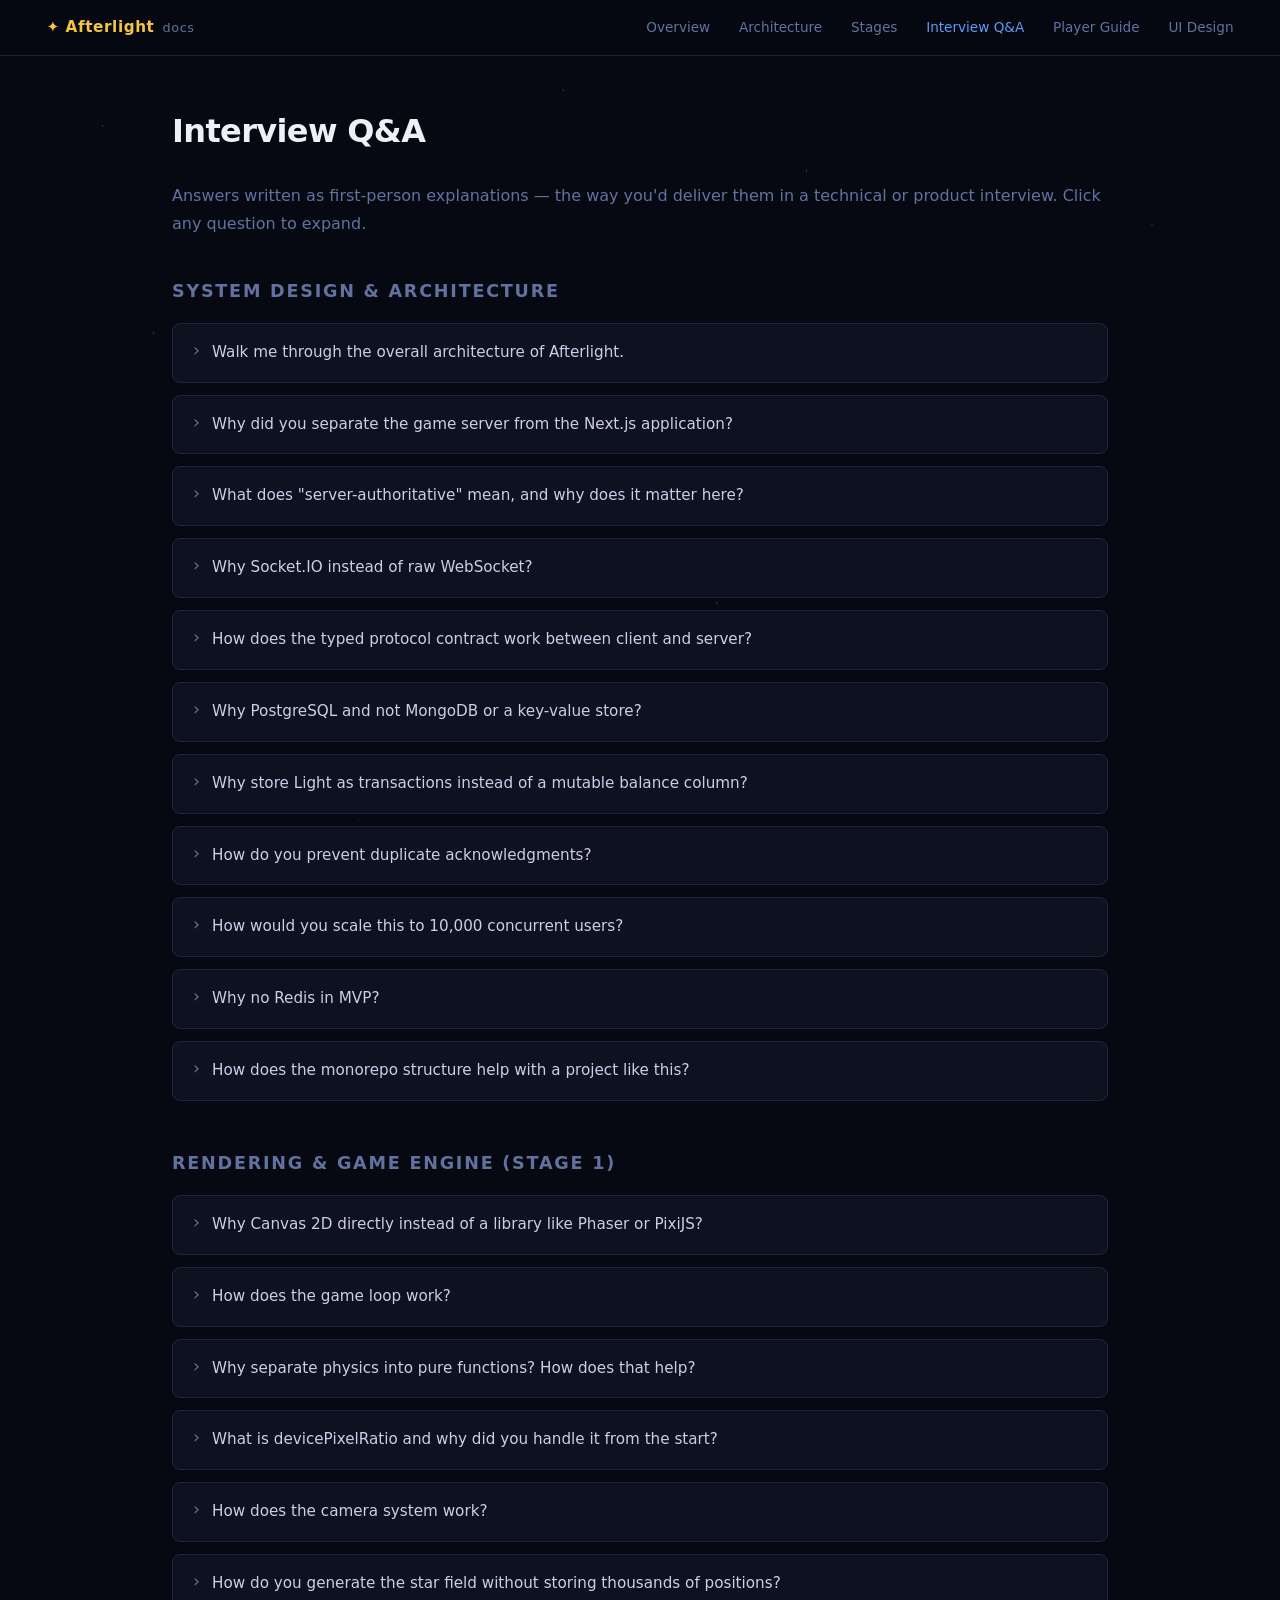
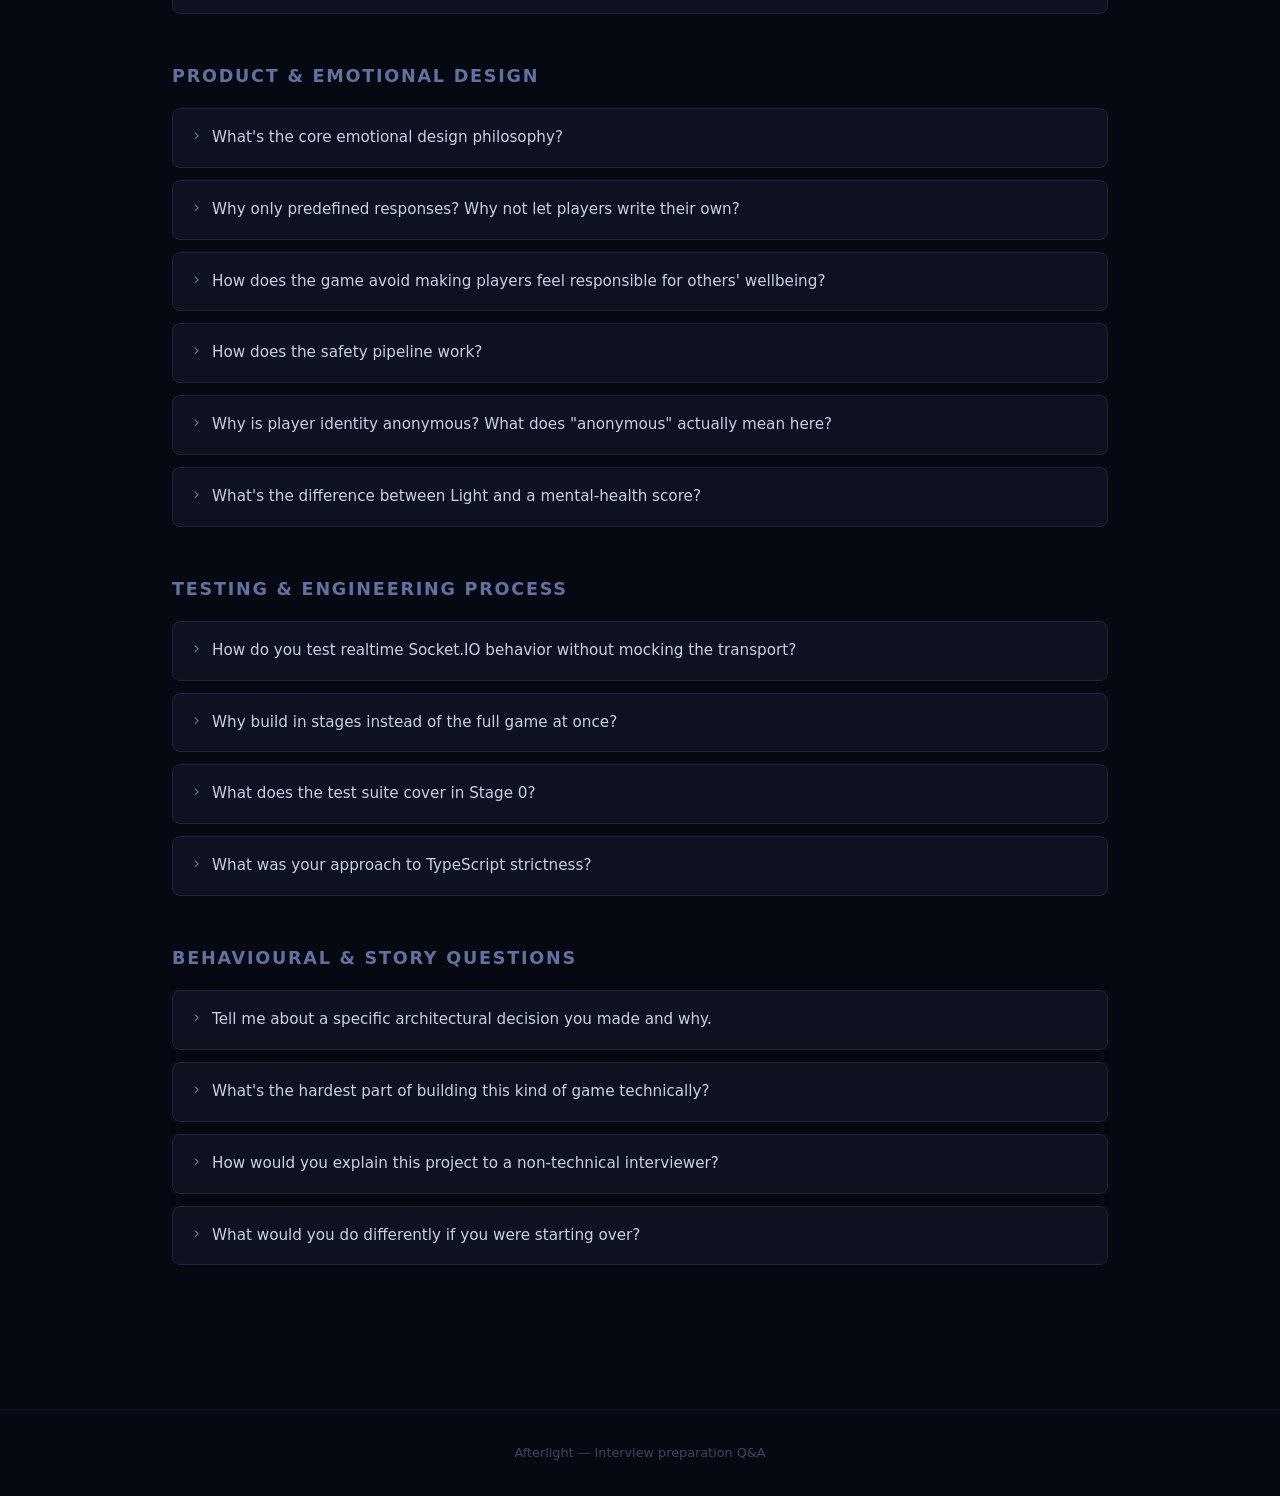
<file: interview.html>
<!DOCTYPE html>
<html lang="en">
<head>
  <meta charset="UTF-8">
  <meta name="viewport" content="width=device-width, initial-scale=1.0">
  <title>Afterlight — Interview Q&A</title>
  <link rel="stylesheet" href="style.css">
</head>
<body>
<nav>
  <a href="index.html" class="nav-brand">✦ Afterlight <span>docs</span></a>
  <a href="index.html">Overview</a>
  <a href="architecture.html">Architecture</a>
  <a href="stages.html">Stages</a>
  <a href="interview.html" class="active">Interview Q&amp;A</a>
  <a href="guide.html">Player Guide</a>
  <a href="ui-design.html">UI Design</a>
</nav>

<div class="page">
<div class="container">

  <h1>Interview Q&amp;A</h1>
  <p style="color:var(--text-muted);margin-bottom:2.5rem;">
    Answers written as first-person explanations — the way you'd deliver them in a technical or product interview.
    Click any question to expand.
  </p>

  <!-- ── System Design ─────────────────────────────────────────────────── -->
  <div class="qa-section">
    <h2>System Design &amp; Architecture</h2>

    <details>
      <summary>Walk me through the overall architecture of Afterlight.</summary>
      <div class="qa-answer">
        <p>Afterlight is a client-server realtime system with a clear separation of concerns. The browser is purely a presentation and input layer — it renders what the server tells it to render and sends user intents upward. There are three main components: a Next.js web client, a separate Node.js game server, and PostgreSQL for durable state.</p>
        <p>The browser communicates with the game server exclusively over Socket.IO. Every player action travels up as an intent message — "I want to move right", "I want to acknowledge this meteor" — the server validates it, updates the authoritative in-memory world state, broadcasts the result to relevant connected clients, and persists any durable changes to PostgreSQL.</p>
        <p>The codebase is a monorepo with two apps and two shared packages. The <code>@afterlight/protocol</code> package defines the complete typed Socket.IO event contract — both client-to-server and server-to-client — so TypeScript catches interface mismatches at compile time before they become runtime bugs. The <code>@afterlight/shared-types</code> package defines domain types like <code>MeteorCategory</code> and <code>Position</code> that are used consistently throughout.</p>
      </div>
    </details>

    <details>
      <summary>Why did you separate the game server from the Next.js application?</summary>
      <div class="qa-answer">
        <p>Different performance characteristics and different scaling concerns. A Next.js app handles request-response cycles optimised for rendering HTML and serving static assets — it has per-request lifecycles, SSR, and edge caching concerns. A game server runs a continuous simulation loop, maintains persistent connections for potentially thousands of players, and needs to process game events at 20 ticks per second with low latency. Mixing them means you can't scale them independently, you can't tune runtime settings separately, and you can't reason about their resource consumption in isolation.</p>
        <p>There's also an architectural purity argument: the game engine shouldn't have any knowledge of HTTP routing, SSR, or React's rendering model. Keeping them separate enforces this boundary and makes both systems easier to understand and test.</p>
      </div>
    </details>

    <details>
      <summary>What does "server-authoritative" mean, and why does it matter here?</summary>
      <div class="qa-answer">
        <p>Server-authoritative means the server is the single source of truth for all game state. The client never claims its own position, Light balance, meteor ownership, or reward amounts. It only sends <em>intents</em>: "I want to move right", not "my position is now 350,200".</p>
        <p>Why it matters: without this, any player can inject malicious messages claiming they have 10,000 Light, or that their meteor has been acknowledged, or that they're standing at a position that lets them interact with something they shouldn't reach. Server authority prevents this entire class of exploit.</p>
        <p>For Afterlight specifically, this is even more critical because the emotional integrity of the experience depends on authentic human interaction. A faked acknowledgment would corrupt the original writer's genuine "Someone heard you" moment — something the game's core promise depends on.</p>
      </div>
    </details>

    <details>
      <summary>Why Socket.IO instead of raw WebSocket?</summary>
      <div class="qa-answer">
        <p>Three main reasons. First: automatic reconnection. If a player loses their connection mid-session — bad wifi, switching networks, mobile going to sleep — Socket.IO reconnects them transparently with configurable exponential backoff. A raw WebSocket simply drops and your application has to implement all the reconnection, session restoration, and state re-sync logic yourself. For a wellbeing game where someone might be mid-way through sharing something vulnerable, seamless reconnection matters.</p>
        <p>Second: typed events. Socket.IO's TypeScript generic parameters let you pass your event interface types directly to the server and client constructors, giving you compile-time safety on every <code>emit</code> and <code>on</code> handler without any extra scaffolding.</p>
        <p>Third: development speed. Rooms, namespaces, and broadcasting patterns are built in. The transport overhead compared to raw WebSocket is negligible and can always be re-evaluated if benchmarks show it matters — but it's not going to matter until we're at a scale where we have much bigger optimisation problems to solve.</p>
      </div>
    </details>

    <details>
      <summary>How does the typed protocol contract work between client and server?</summary>
      <div class="qa-answer">
        <p>There's a dedicated <code>packages/protocol</code> package in the monorepo that defines two TypeScript interfaces: <code>ClientToServerEvents</code> and <code>ServerToClientEvents</code>. Each interface maps event name strings to their payload function signatures.</p>
        <p>When you create the Socket.IO server, you pass these as generic type parameters. When you create the client, you pass them in reverse order. Now every <code>socket.emit('player:move', payload)</code> and <code>socket.on('player:moved', handler)</code> is type-checked against those interfaces at compile time.</p>
        <p>The real value is in the monorepo setup: both the server and client consume the same package. If I add a new field to a payload, or rename an event, the TypeScript compiler immediately shows me every place in both apps that needs to change. There's no "we forgot to update the other side" category of bug.</p>
      </div>
    </details>

    <details>
      <summary>Why PostgreSQL and not MongoDB or a key-value store?</summary>
      <div class="qa-answer">
        <p>The data model is inherently relational and benefits from hard constraints. A meteor belongs to exactly one player. A resonance maps one player to one meteor and must be unique per that pair. A star maps to exactly one meteor. These relationships and the rules between them are precisely what relational databases are built for.</p>
        <p>More concretely: the UNIQUE constraint on <code>(meteor_id, player_id)</code> in the resonances table means duplicate acknowledgments are rejected at the database level, not just in application code. Even if two concurrent requests race past an application-level check, only one will succeed — the other gets a constraint violation. Foreign keys ensure that you can't create a resonance for a meteor that was deleted. These guarantees are free with PostgreSQL and would require careful, error-prone application logic to replicate in a document store.</p>
        <p>Transactions are also critical: recording a resonance, transitioning the meteor to STAR status, creating the star entity, and issuing a Light transaction all need to happen atomically. Either all of it succeeds or none of it does.</p>
      </div>
    </details>

    <details>
      <summary>Why store Light as transactions instead of a mutable balance column?</summary>
      <div class="qa-answer">
        <p>Two reasons: auditability and correctness. A mutable <code>light_balance</code> column can drift if a bug issues credit twice, fails to issue it, or a transaction rolls back midway. You have no history to debug against — you just see a wrong number.</p>
        <p>A transaction ledger is append-only. Every Light event is recorded with its reason, amount, and a reference ID pointing to what caused it. The current balance is always derivable by summing the ledger. If something looks wrong, you can audit the entire history.</p>
        <p>More importantly: the client never submits a Light balance. The server only ever <em>inserts</em> Light transactions, and it only does so in response to validated game events. Each transaction's <code>reference_id</code> points to the resonance that earned it, so every credit is traceable to a real event. This makes the whole system much harder to cheat.</p>
      </div>
    </details>

    <details>
      <summary>How do you prevent duplicate acknowledgments?</summary>
      <div class="qa-answer">
        <p>Two layers. At the application layer, before inserting a resonance, the server checks whether a resonance already exists for that <code>(meteor_id, player_id)</code> pair. If it does, it returns a structured error with <code>retryable: false</code> to the client.</p>
        <p>At the database layer, there's a UNIQUE constraint on <code>(meteor_id, player_id)</code> in the resonances table. Even if two requests arrive simultaneously and both pass the application-layer check before either has written — a real race condition under load — only one insert will succeed. The other gets a unique constraint violation that the server handles gracefully and returns as the same structured error.</p>
        <p>The structured error model follows a consistent shape: <code>{ code, message, retryable }</code>. For idempotency errors like this, <code>retryable</code> is <code>false</code>, so the client knows not to retry.</p>
      </div>
    </details>

    <details>
      <summary>How would you scale this to 10,000 concurrent users?</summary>
      <div class="qa-answer">
        <p>First, measure before optimising — many apparent scale problems turn out to be database query problems or memory leaks, not architecture problems.</p>
        <p>The MVP runs on a single Node.js process with PostgreSQL, which can comfortably handle thousands of concurrent WebSocket connections. Node's event loop model is well-suited to many simultaneous idle connections.</p>
        <p>When we actually need to go further, the documented scaling path is: add Redis for pub/sub between multiple game server instances and for shared session/presence state. The architecture already keeps game domain logic separate from Socket.IO transport, so this is a contained change — plug in a Redis pub/sub adapter, and each server instance starts forwarding events to the others.</p>
        <p>Further out: split the world into spatial zones, route players to the server hosting their zone via a gateway, implement interest management so clients only receive state changes for entities nearby them rather than the entire world. The server-authoritative design doesn't change as we scale — only the infrastructure underneath it does.</p>
      </div>
    </details>

    <details>
      <summary>Why no Redis in MVP?</summary>
      <div class="qa-answer">
        <p>It's premature complexity. Redis adds an operational dependency, another failure mode to handle, and a consistency surface area — you now have to think carefully about what's in Redis vs. PostgreSQL and what happens when they disagree. None of that complexity solves a problem we currently have.</p>
        <p>A single Node.js process with in-memory world state handles the initial player load easily. The decision to add Redis is documented as an ADR so the reasoning is explicit and the path is clear when we get there — but "we might need it eventually" is not a good reason to add it now.</p>
      </div>
    </details>

    <details>
      <summary>How does the monorepo structure help with a project like this?</summary>
      <div class="qa-answer">
        <p>Three things. First, atomic changes across the boundary. If a Socket.IO event payload changes, I update the interface in <code>packages/protocol</code> and the compiler immediately shows every place in both the web client and game server that needs to change. With separate repos, you'd version the package, publish it, update both consumers — that takes minutes, is easy to forget, and creates a window where the two sides are out of sync.</p>
        <p>Second, no type duplication. <code>MeteorCategory</code>, <code>ResonanceResponseType</code>, <code>Position</code> — these domain types exist exactly once in <code>packages/shared-types</code>. There's no risk of the client defining <code>'burden' | 'moment'</code> and the server defining <code>'BURDEN' | 'MOMENT'</code> and nobody noticing.</p>
        <p>Third, unified tooling. One ESLint config, one Prettier config, one test runner invocation. A single <code>npm run test</code> at the repo root runs all workspace tests. A single <code>npm run typecheck</code> catches type errors across all packages at once.</p>
      </div>
    </details>
  </div>

  <!-- ── Rendering & Game Engine ──────────────────────────────────────── -->
  <div class="qa-section">
    <h2>Rendering &amp; Game Engine (Stage 1)</h2>

    <details>
      <summary>Why Canvas 2D directly instead of a library like Phaser or PixiJS?</summary>
      <div class="qa-answer">
        <p>Three reasons. First, dependency weight. Phaser is around 1 MB minified. For a game whose differentiator is emotional design and realtime social mechanics — not visual effects or physics simulation — that's a lot of download for things we don't use. Canvas 2D is zero bytes because it's a browser API.</p>
        <p>Second, learning surface. A game framework introduces its own scene graph, asset loader, input system, and lifecycle. Every team member now needs to understand the framework abstractions as well as the game logic. For a Stage 1 single-player world, the Canvas 2D API is sufficient and widely understood.</p>
        <p>Third, control. The rendering layer is a module I own entirely. If the visual design changes — different aesthetic, different performance budget — I change my code, not a fork of a library. If we later determine that WebGL is needed for visual effects, we can replace just the renderer without touching physics, input, or state management.</p>
        <p>The rule I follow: add a dependency when it solves a problem that would take significant effort to solve correctly. Canvas 2D gives us everything Stage 1 needs. Phaser would be justified if we needed a tile map loader, sprite animations, or a physics engine — none of which are in the Stage 1 spec.</p>
      </div>
    </details>

    <details>
      <summary>How does the game loop work?</summary>
      <div class="qa-answer">
        <p>The loop uses <code>requestAnimationFrame</code>. Each frame, it calculates a delta time (elapsed seconds since the last frame), caps it at 50 ms to prevent tunnelling on slow frames, calls <code>tick(state, movement, dt)</code> to produce a new state, computes the camera from the new player position, and passes both to the renderer.</p>
        <p>The delta time cap matters: if the tab loses focus, the browser stops firing <code>requestAnimationFrame</code>. When the tab regains focus, the first delta could be seconds rather than milliseconds. Without the cap, the player would teleport. With a 50 ms cap, the worst that happens is one slightly stuttery frame.</p>
        <p>Movement is velocity-based: <code>newX = x + dx × speed × dt</code>. This makes movement frame-rate independent — the player covers the same distance per second whether the game runs at 30 fps or 120 fps. A fixed-step loop would also work, but velocity-based movement with a delta cap is simpler and sufficient for Stage 1.</p>
      </div>
    </details>

    <details>
      <summary>Why separate physics into pure functions? How does that help?</summary>
      <div class="qa-answer">
        <p>The movement, collision, camera, and proximity detection logic all live in <code>physics.ts</code> as pure functions: they take state and parameters in, return new state out, and touch no globals, no DOM, and no Canvas APIs.</p>
        <p>This makes them testable in a Node.js environment with zero setup — no browser, no jsdom, no canvas mock. The 19 physics tests run in 6 ms. If I had mixed the physics into React hooks or Canvas draw calls, testing movement boundary clamping would require mounting a component or mocking <code>requestAnimationFrame</code>.</p>
        <p>There's also a Stage 2 benefit: when server-authoritative positions arrive over Socket.IO, the game doesn't need a separate "network position" codepath. The server sends a position; we update <code>state.player.x/y</code> directly; the existing renderer and camera code work unchanged. The physics functions can coexist with or be bypassed by server authority without restructuring anything.</p>
      </div>
    </details>

    <details>
      <summary>What is devicePixelRatio and why did you handle it from the start?</summary>
      <div class="qa-answer">
        <p><code>window.devicePixelRatio</code> is the ratio of physical screen pixels to CSS pixels. On a Retina MacBook it's 2, meaning one CSS pixel maps to a 2×2 block of physical pixels. If you create a canvas at 800×600 CSS pixels without accounting for DPR, the browser stretches those 800×600 canvas pixels to fill the 1600×1200 physical pixels — the result looks blurry, like a low-resolution image scaled up.</p>
        <p>The fix: set <code>canvas.width = logicalW × dpr</code> and <code>canvas.height = logicalH × dpr</code>, keep the CSS size at <code>logicalW × logicalH</code> via inline style, then call <code>ctx.setTransform(dpr, 0, 0, dpr, 0, 0)</code> at the start of each frame to scale all draw operations up. The game logic never sees the DPR — it always works in logical pixels.</p>
        <p>I handled it from the start because retrofitting DPR support later means finding every place that creates canvas coordinates or computes click/touch positions and correcting them. It's a five-line change upfront and a painful refactor later.</p>
      </div>
    </details>

    <details>
      <summary>How does the camera system work?</summary>
      <div class="qa-answer">
        <p><code>computeCamera</code> is a pure function that takes the player's world position and the viewport dimensions, and returns a camera position — the top-left corner of what the viewport should show.</p>
        <p>The target is to centre the player: <code>camera.x = player.x - viewportW / 2</code>. But the camera must be clamped so it never shows area outside the world. If the player is near the left edge, <code>camera.x</code> is clamped to 0. If near the right edge, it's clamped to <code>MAP_WIDTH - viewportW</code>. Same on both axes.</p>
        <p>At render time, the Canvas context is translated by <code>(-camera.x, -camera.y)</code>. All world-space draw calls use world coordinates. The camera transform converts them to screen coordinates automatically. This means the renderer doesn't need to think about the camera at all — it just draws things at their world position, and the context transform handles the rest.</p>
      </div>
    </details>

    <details>
      <summary>How do you generate the star field without storing thousands of positions?</summary>
      <div class="qa-answer">
        <p>The renderer uses a deterministic hash function rather than a stored array. For each tile coordinate <code>(tx, ty)</code> visible in the current viewport, it computes a value from <code>Math.sin(tx × 127.1 + ty × 311.7) × 43758.5453</code>, takes the fractional part, and uses that as a pseudo-random number. If that value exceeds 0.91, the tile gets a star. A second hash determines the star's position within the tile, a third its opacity, a fourth its size.</p>
        <p>The key property: the same tile coordinates always produce the same values. So as the camera moves, stars don't jump or flicker — they're always in the same place. But we never allocate a list of thousands of positions; we just compute on demand for the visible tiles each frame.</p>
        <p>This pattern is called procedural generation. It trades a tiny amount of CPU per frame for zero memory allocation and zero startup cost. It also means the world can be arbitrarily large — a 10,000 × 10,000 tile world has the same startup time as a 100 × 100 one.</p>
      </div>
    </details>
  </div>

  <!-- ── Product & Design ──────────────────────────────────────────────── -->
  <div class="qa-section">
    <h2>Product &amp; Emotional Design</h2>

    <details>
      <summary>What's the core emotional design philosophy?</summary>
      <div class="qa-answer">
        <p>The core insight is that vulnerability should not be a popularity contest. Traditional social platforms measure "success" by engagement metrics — likes, follows, comment counts. If you share something and get zero responses, the interface makes that failure visible. If you get a hundred, it signals social worth. This dynamic is particularly harmful when the content being shared is emotionally vulnerable.</p>
        <p>Afterlight inverts this deliberately. One genuine acknowledgment is <em>defined</em> as enough to transform a meteor into a permanent star. The writer receives "Someone heard you" privately — once, from the first response, regardless of how many follow. The star persists in the world permanently regardless of whether ten more people acknowledge it or none do.</p>
        <p>Additional resonances are recorded as community context, but they don't change the visual representation of the original star or the writer's "worth". The game should never make a player feel that their contribution was more or less meaningful based on how many people noticed it.</p>
      </div>
    </details>

    <details>
      <summary>Why only predefined responses? Why not let players write their own?</summary>
      <div class="qa-answer">
        <p>Safety and scope. If players can send arbitrary text messages to each other, you need a full moderation system: automated content classification, human review queues, appeal processes, harassment handling, and potential legal liability for user-generated direct messages. You also create vectors for manipulation, unsolicited clinical advice, and unwanted contact.</p>
        <p>Predefined responses allow meaningful acknowledgment without any of that risk surface. The five responses were chosen carefully: they validate without directing, acknowledge without advising. "I feel this too" is non-directive solidarity. "You're not alone" offers connection. None of them tell the writer how to feel or what to do — which is precisely the kind of unsolicited advice that can be harmful when someone is sharing something difficult.</p>
        <p>The constraint also simplifies the interaction model. A player approaching a meteor has five clear choices. There's no decision paralysis and no pressure to say the "right" thing — which matters when the moment might be emotionally significant.</p>
      </div>
    </details>

    <details>
      <summary>How does the game avoid making players feel responsible for others' wellbeing?</summary>
      <div class="qa-answer">
        <p>Several design decisions work together on this. No player ever receives a notification that someone is waiting for their response — meteors appear in the world because you walked near them, not because you were assigned to help. There's no "unacknowledged meteor count" screen, no inbox of outstanding requests.</p>
        <p>The predefined responses don't allow clinical advice, reassurance promises, or directives. You can't tell someone "it will get better" or "you should talk to someone" — both of which can create pressure on the person receiving them.</p>
        <p>There's also no punishment for inactivity. No "you have unread meteors" notifications, no streak mechanics, no "people are waiting for you" guilt prompts. The game should feel welcoming whether you haven't played in months or you played yesterday.</p>
        <p>And critically, the help text and crisis flow make explicit that Afterlight cannot provide emergency support — so no player develops an expectation that the game will keep them safe.</p>
      </div>
    </details>

    <details>
      <summary>How does the safety pipeline work?</summary>
      <div class="qa-answer">
        <p>Content submitted as a meteor goes through three stages. First, length and format validation — cheap checks that catch obviously invalid input before spending classification resources. Second, safety classification, which produces one of three outcomes: SAFE, SENSITIVE, or HIGH_RISK.</p>
        <p>SAFE content is published to the shared world. SENSITIVE content is held for human review before it becomes public. HIGH_RISK content is never published — instead, the writer sees a calm, supportive message and verified crisis resources appropriate to their region.</p>
        <p>The important engineering point is that a keyword blacklist alone is not sufficient. It has unacceptable false positive rates — "I could die laughing" should not trigger a crisis flow. It also has false negative rates — indirect expressions of distress that don't use any flagged words. Context-aware classification, whether a trained ML classifier or an LLM-based approach, is required before public launch.</p>
        <p>The crisis flow itself is designed carefully: it doesn't gamify the experience, it's explicit that the game can't provide emergency support, and we use verified resources rather than generic disclaimers.</p>
      </div>
    </details>

    <details>
      <summary>Why is player identity anonymous? What does "anonymous" actually mean here?</summary>
      <div class="qa-answer">
        <p>Anonymous to other players — not to the system. The server maintains internal user IDs and session tokens for persistence, rate limiting, and abuse prevention. What it doesn't expose is anything that would let one player identify or contact another.</p>
        <p>There's no public profile, no username displayed next to a meteor, no "this meteor was shared by someone near you". When a meteor transforms into a star, the writer's identity is not attached to the star.</p>
        <p>Why: real names and profiles create social pressure. People self-censor when their identity is attached to what they share — they worry about judgment, about their professional connections seeing it, about it being quoted back to them. Anonymity removes that pressure and lets people share honestly. The game's emotional promise only works if people feel safe sharing.</p>
      </div>
    </details>

    <details>
      <summary>What's the difference between Light and a mental-health score?</summary>
      <div class="qa-answer">
        <p>Light is a cosmetic game resource. You earn it by acknowledging a meteor. You spend it on visual items for your personal garden — star trail effects, decorative objects. It has no gameplay power and no public display.</p>
        <p>A mental-health score would be something like a public "empathy rating", a leaderboard of who helped the most, or a profile badge showing how many meteors you've acknowledged. That design would create competition over empathy — players optimising for the score rather than for genuine acknowledgment — and it would make the act of helping feel transactional.</p>
        <p>The explicit design rule: Light must never be shown as a ranking or a public comparison. It grows your own space. It doesn't tell anyone else how "good" a community member you are.</p>
      </div>
    </details>
  </div>

  <!-- ── Testing & Engineering Process ────────────────────────────────── -->
  <div class="qa-section">
    <h2>Testing &amp; Engineering Process</h2>

    <details>
      <summary>How do you test realtime Socket.IO behavior without mocking the transport?</summary>
      <div class="qa-answer">
        <p>The key design decision is that <code>createApp()</code> creates the Express app, HTTP server, and Socket.IO instance without binding to a port — it returns them as plain objects. Tests call <code>httpServer.listen(0)</code> to bind to a random available OS port. This avoids port conflicts when tests run in parallel.</p>
        <p>Then I use <code>socket.io-client</code> — the same library the web app uses — to create real Socket.IO clients that connect to <code>localhost:{random-port}</code>. No mocking of the transport layer. A test that connects a client, emits an event, and checks the server's response is exercising exactly the same code path that production does.</p>
        <p>Each test creates its own server on its own port, and <code>afterAll</code> closes it cleanly. This means tests are fully isolated and don't interfere with each other.</p>
      </div>
    </details>

    <details>
      <summary>Why build in stages instead of the full game at once?</summary>
      <div class="qa-answer">
        <p>Each stage has a concrete success criterion that proves a specific assumption. Stage 0 proves the foundation is clean and the toolchain works. Stage 1 proves a player can move in the world. Stage 2 proves multiple clients share state correctly. Stage 3 proves the core emotional mechanic works end to end.</p>
        <p>If I built all of this at once and then discovered a bug in Stage 3, that bug could be architectural — a consequence of a decision made in Stage 0 — and I'd have three additional stages sitting on top of it that all need to change. Finding an architectural issue in Stage 1 with nothing built on top of it is a much cheaper fix.</p>
        <p>There's also a product validation angle: Stage 3 is the minimal playable slice that proves whether the emotional mechanic actually works. If the core loop doesn't feel right with two test clients, there's no point building a personal garden or world simulation on top of it.</p>
      </div>
    </details>

    <details>
      <summary>What does the test suite cover in Stage 0?</summary>
      <div class="qa-answer">
        <p>Eight tests across two files. The health check tests verify that <code>GET /health</code> returns 200, that the response body has <code>status: 'ok'</code>, that uptime is a non-negative number, and that the timestamp is a valid ISO string.</p>
        <p>The socket tests verify that a client can connect and get a socket ID, that it can disconnect cleanly, and that two clients can connect simultaneously and receive different socket IDs. These are the minimal correctness guarantees for the connection lifecycle — the foundation that all future socket event tests will build on.</p>
        <p>The tests run with vitest, which has TypeScript support built in and no configuration friction. Test files import <code>createApp()</code> directly, so there's no test-specific entry point to maintain.</p>
      </div>
    </details>

    <details>
      <summary>What was your approach to TypeScript strictness?</summary>
      <div class="qa-answer">
        <p>Strict mode is on everywhere — <code>"strict": true</code> in the base tsconfig, which enables all the strict checks: no implicit any, strict null checks, strict function types, etc. No <code>@ts-ignore</code>, no <code>any</code> casts.</p>
        <p>The practical effect: the protocol types enforce at compile time that every socket event handler receives the correct payload shape. If I add a field to <code>MeteorCreatePayload</code> and forget to update a handler on the server, the build fails before I even run tests.</p>
        <p>For the test files, there's a separate <code>tsconfig.test.json</code> that extends the main one but includes the <code>tests/</code> directory and sets <code>noEmit: true</code>. This means the main build only compiles <code>src/</code>, but <code>npm run typecheck</code> checks everything including tests.</p>
      </div>
    </details>
  </div>

  <!-- ── Behavioural / Story ────────────────────────────────────────────── -->
  <div class="qa-section">
    <h2>Behavioural &amp; Story Questions</h2>

    <details>
      <summary>Tell me about a specific architectural decision you made and why.</summary>
      <div class="qa-answer">
        <p>One that I'm particularly glad I made early: storing Light as transactions rather than a mutable balance column. The tempting first implementation is a <code>light_balance INTEGER</code> column on the players table — you increment it when someone earns Light. Simple, fast to read.</p>
        <p>But I recognised that this creates a class of bugs that are hard to detect and hard to recover from. If a transaction rolls back midway through the acknowledge → star → Light sequence, you don't know whether the Light was issued or not. If you have a bug that double-issues credits, you see a wrong balance but no history to audit against. And critically, a mutable balance is a target for client-side manipulation — if the client ever submits a balance, a bad actor submits a large number.</p>
        <p>The ledger model solves all three: it's append-only so nothing gets lost, every entry is traceable to a real event, and the client never submits a balance. The only cost is that reading the current balance requires a SUM query rather than a column read — which is trivial to cache if it ever matters.</p>
      </div>
    </details>

    <details>
      <summary>What's the hardest part of building this kind of game technically?</summary>
      <div class="qa-answer">
        <p>The hardest part is maintaining consistency across distributed state under concurrent access. You have an in-memory world state on the server for real-time responsiveness, and a PostgreSQL database for durability. These two representations can diverge.</p>
        <p>For example: Player A and Player B both approach the same meteor at the same time and both try to acknowledge it. The in-memory world sees them both attempting it. The database's UNIQUE constraint on <code>(meteor_id, player_id)</code> means only one can succeed, but both players have already been told "you're acknowledging this" at the socket level. Reconciling that gracefully — rolling back the failed party, sending them a clean error, not leaving the UI in a weird state — requires careful ordering of operations and clear error propagation.</p>
        <p>The rule I follow: write to the database first, then update in-memory state, then broadcast to clients. Never broadcast a state change that hasn't been committed to the database. This ensures the database is always the source of truth and in-memory state is always derivable from it.</p>
      </div>
    </details>

    <details>
      <summary>How would you explain this project to a non-technical interviewer?</summary>
      <div class="qa-answer">
        <p>Afterlight is a multiplayer game that lives in a browser. The world looks like a night sky. Players can anonymously share a small piece of what they're carrying — a worry, a hope, a moment — and it appears in the shared sky as a glowing meteor.</p>
        <p>Other players walking through the world can encounter that meteor, read it, and choose one of five simple responses — things like "I feel this too" or "You're not alone." When someone does that, the meteor transforms into a permanent star. The person who shared it gets a private notification: "Someone heard you."</p>
        <p>What makes this different from social media is that the design deliberately avoids popularity mechanics. One response is defined as enough — the transformation happens regardless of whether one person acknowledges it or a hundred. There are no like counts, no follower numbers, no leaderboards. The game's goal is simply that something you carried alone can become something that was heard.</p>
      </div>
    </details>

    <details>
      <summary>What would you do differently if you were starting over?</summary>
      <div class="qa-answer">
        <p>I'd specify the safety classification provider earlier. The architecture correctly leaves it as an abstraction, but the actual implementation choice — LLM-based classifier, fine-tuned model, third-party API — has real latency and cost implications for the meteor creation loop. That decision currently lives as "to be decided before Stage 3", but it should probably be prototyped alongside Stage 1 so we know what constraints we're designing around.</p>
        <p>I'd also write more explicit documentation about what "anonymous" means at the implementation level — which fields exist, which are internal-only, what the minimum data retention actually is. The architecture documents it at a product level but a new engineer joining the project shouldn't have to reconstruct the privacy model from the database schema.</p>
      </div>
    </details>
  </div>

</div>
</div>

<footer>Afterlight &mdash; Interview preparation Q&amp;A</footer>
</body>
</html>
</file>
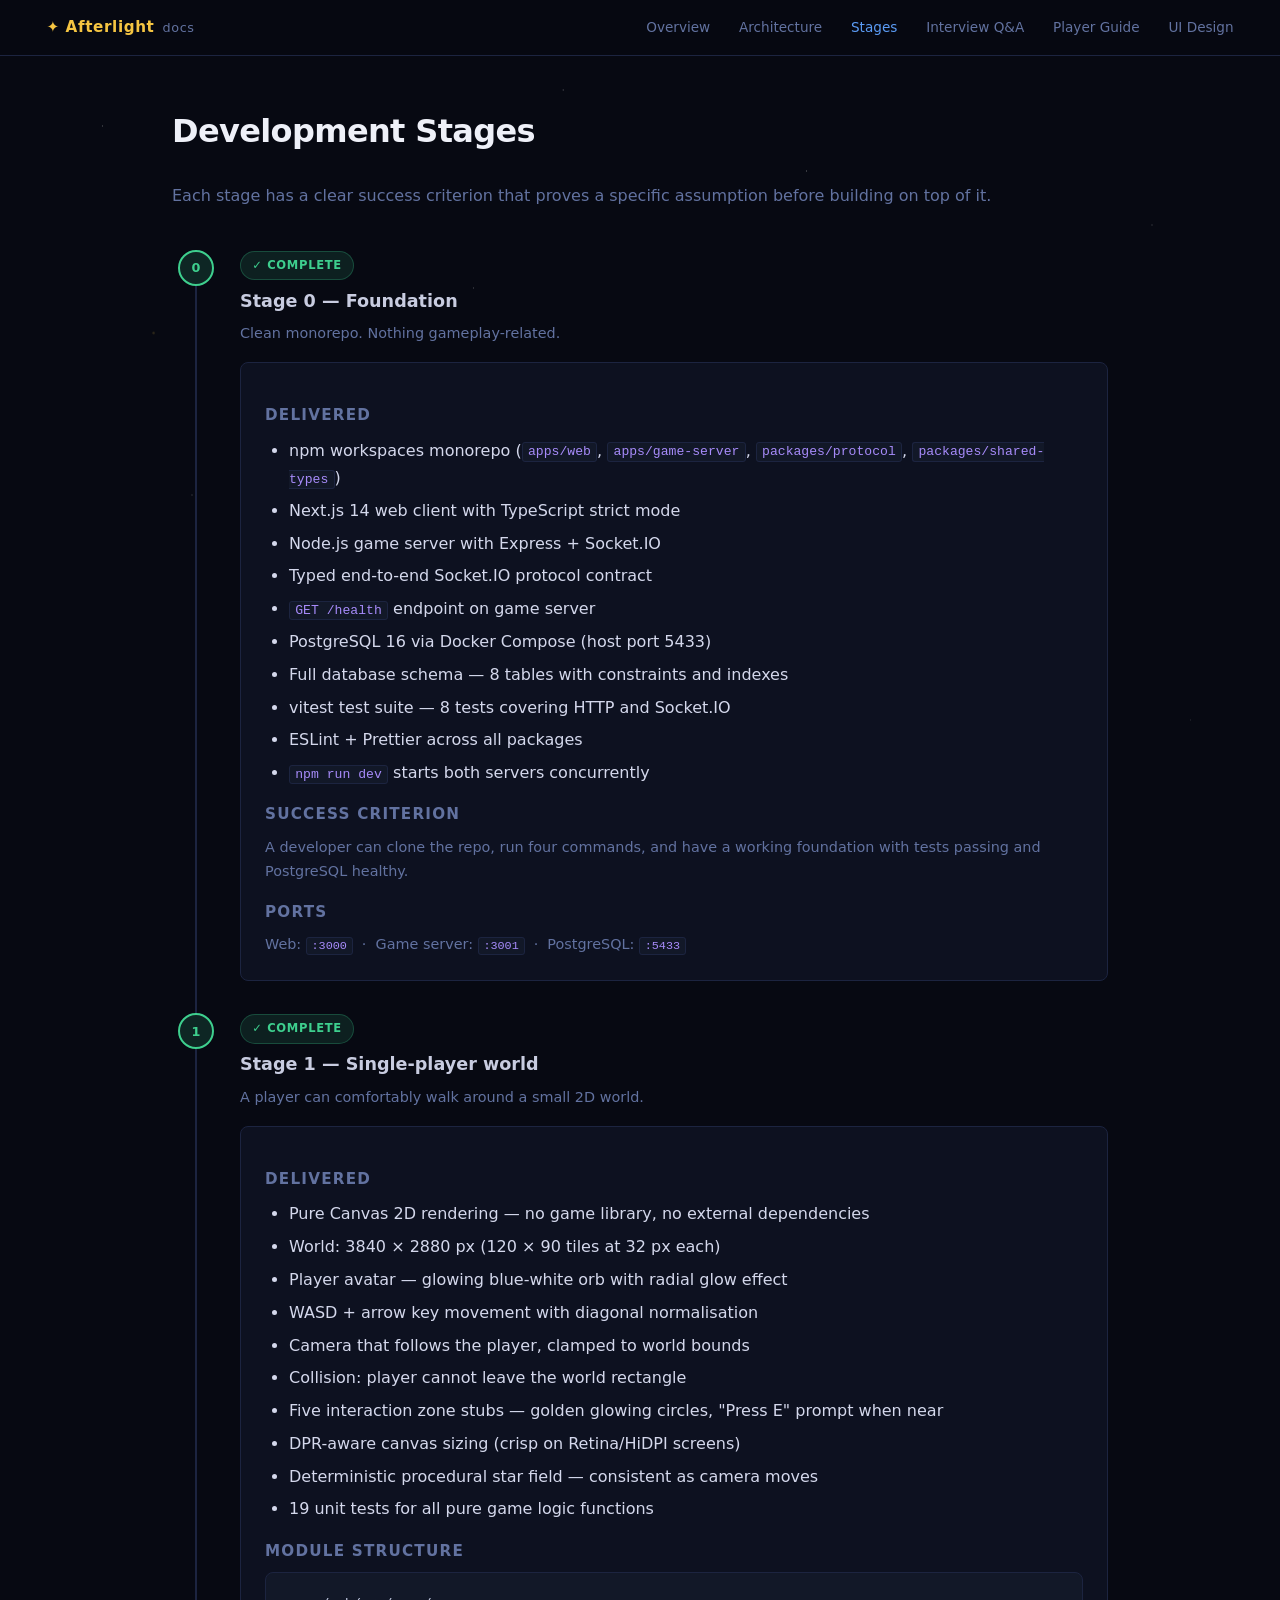
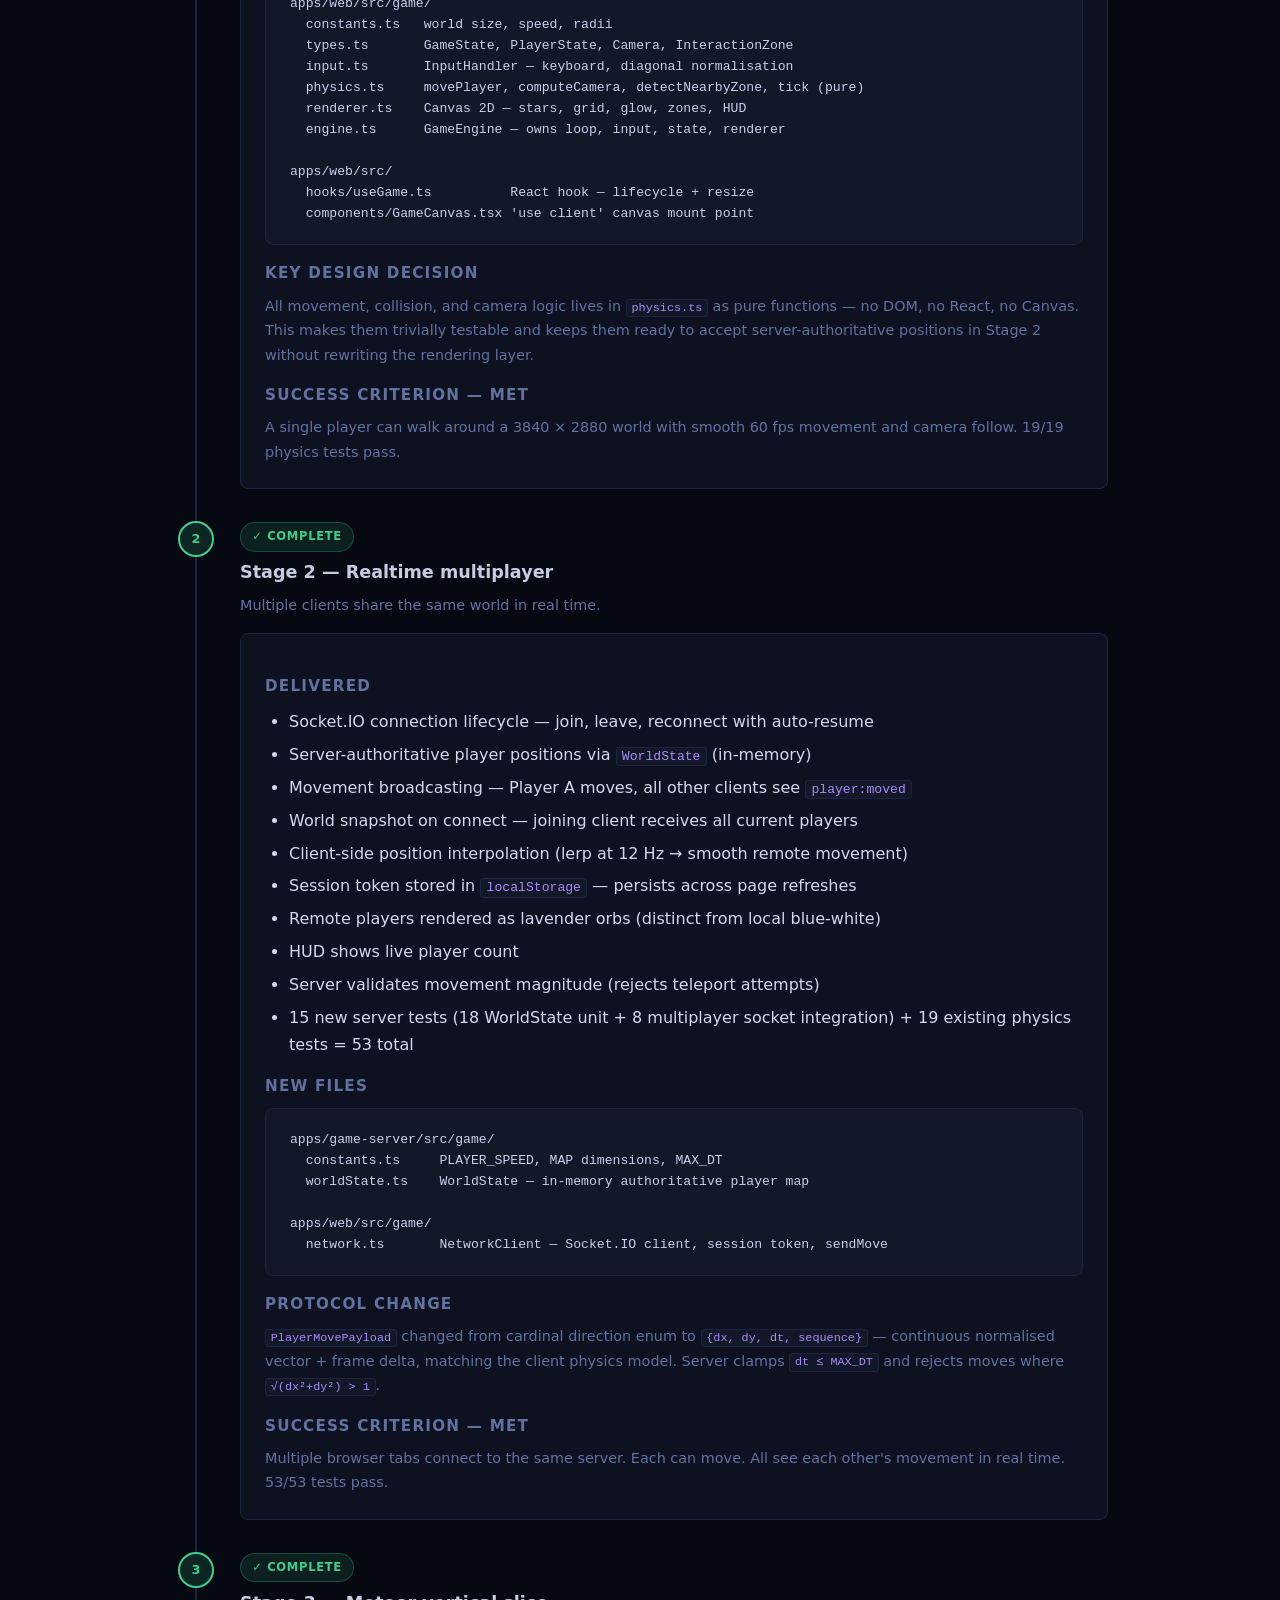
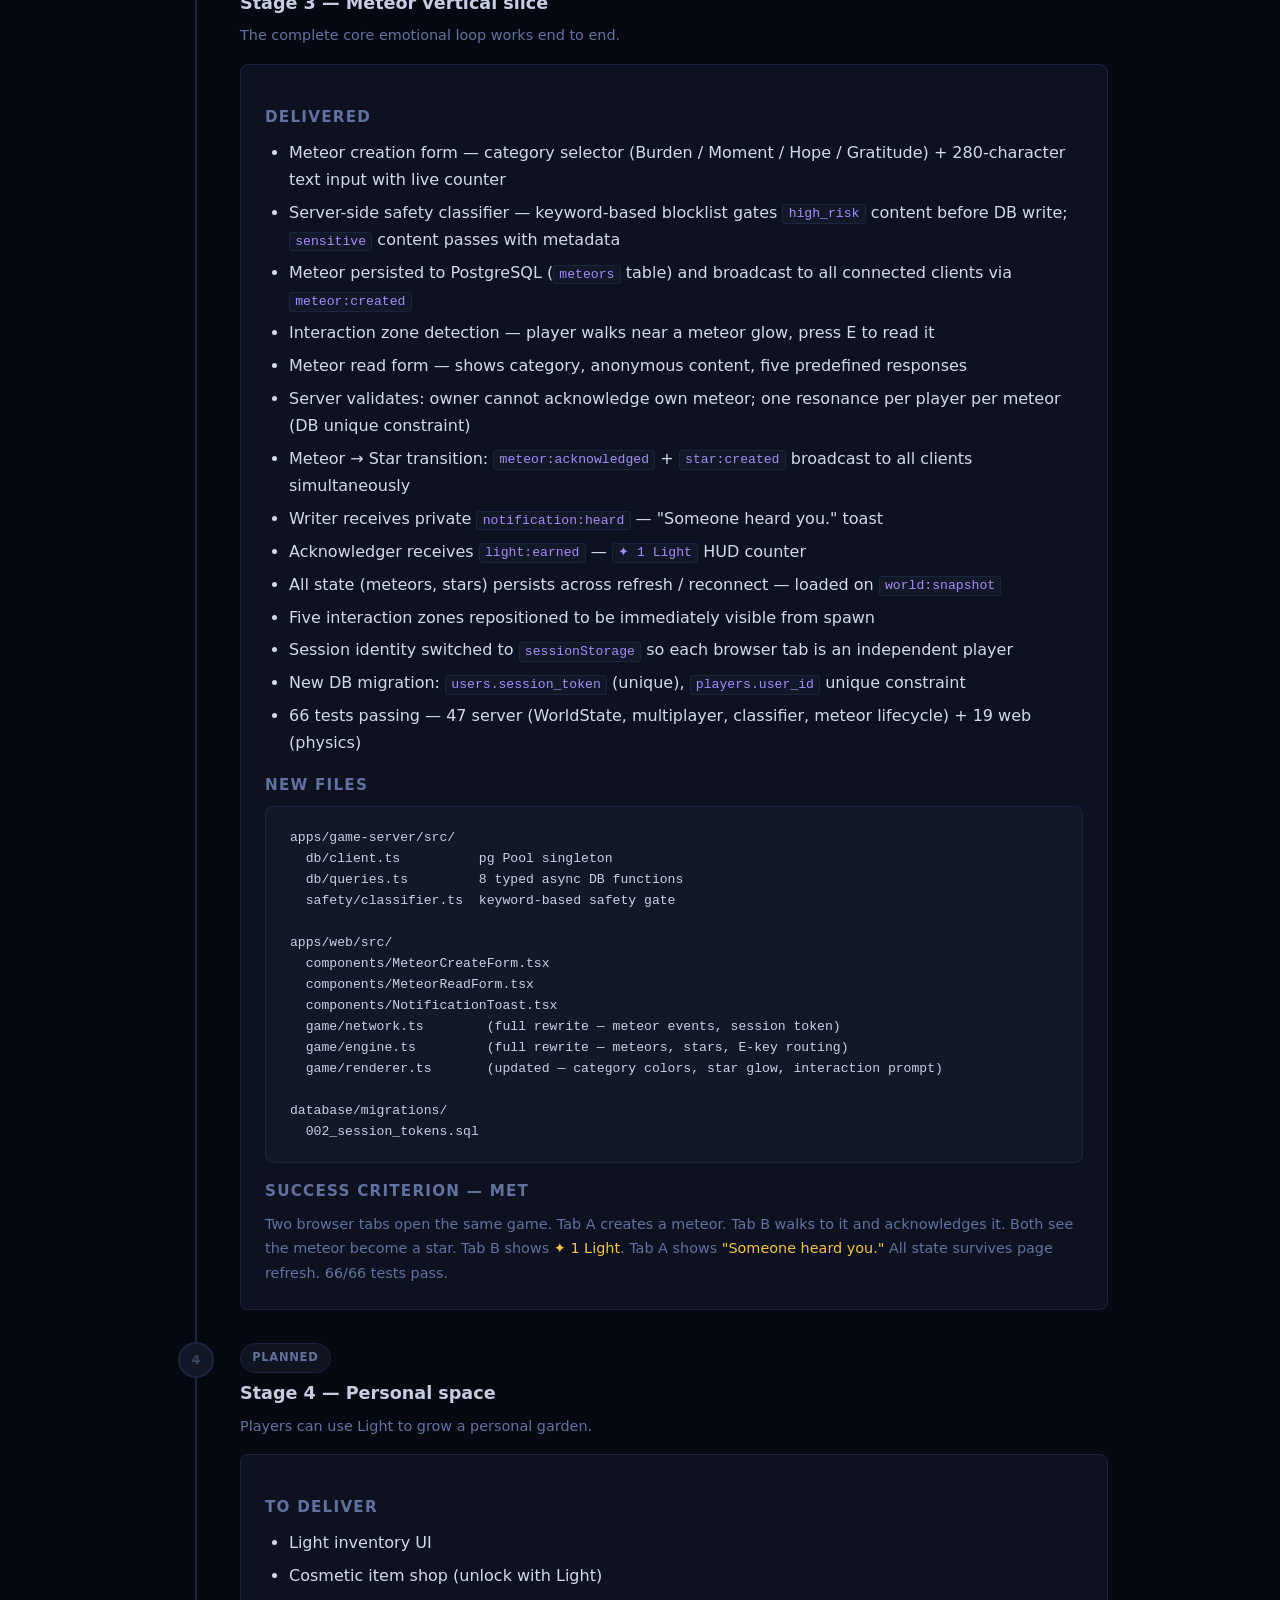
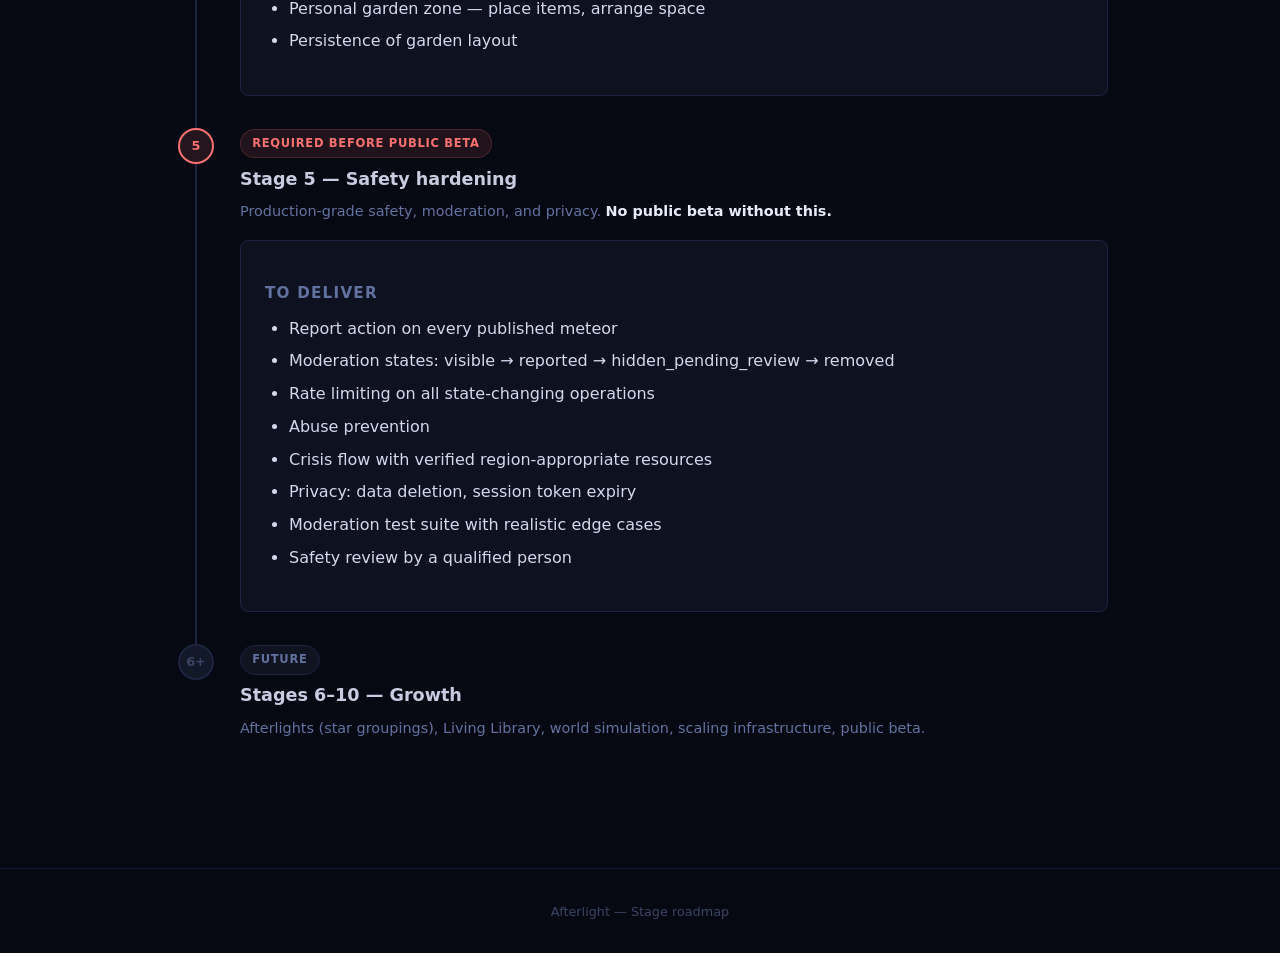
<file: stages.html>
<!DOCTYPE html>
<html lang="en">
<head>
  <meta charset="UTF-8">
  <meta name="viewport" content="width=device-width, initial-scale=1.0">
  <title>Afterlight — Stages</title>
  <link rel="stylesheet" href="style.css">
</head>
<body>
<nav>
  <a href="index.html" class="nav-brand">✦ Afterlight <span>docs</span></a>
  <a href="index.html">Overview</a>
  <a href="architecture.html">Architecture</a>
  <a href="stages.html" class="active">Stages</a>
  <a href="interview.html">Interview Q&amp;A</a>
  <a href="guide.html">Player Guide</a>
  <a href="ui-design.html">UI Design</a>
</nav>

<div class="page">
<div class="container">

  <h1>Development Stages</h1>
  <p style="color:var(--text-muted);margin-bottom:2.5rem;">
    Each stage has a clear success criterion that proves a specific assumption before building on top of it.
  </p>

  <div class="stage-list">

    <div class="stage-item">
      <div class="stage-dot-wrap">
        <div class="stage-dot complete">0</div>
        <div class="stage-line"></div>
      </div>
      <div class="stage-body">
        <span class="badge badge-complete">✓ Complete</span>
        <h3>Stage 0 — Foundation</h3>
        <p>Clean monorepo. Nothing gameplay-related.</p>
        <div class="card" style="margin-top:1rem">
          <h4>Delivered</h4>
          <ul>
            <li>npm workspaces monorepo (<code>apps/web</code>, <code>apps/game-server</code>, <code>packages/protocol</code>, <code>packages/shared-types</code>)</li>
            <li>Next.js 14 web client with TypeScript strict mode</li>
            <li>Node.js game server with Express + Socket.IO</li>
            <li>Typed end-to-end Socket.IO protocol contract</li>
            <li><code>GET /health</code> endpoint on game server</li>
            <li>PostgreSQL 16 via Docker Compose (host port 5433)</li>
            <li>Full database schema — 8 tables with constraints and indexes</li>
            <li>vitest test suite — 8 tests covering HTTP and Socket.IO</li>
            <li>ESLint + Prettier across all packages</li>
            <li><code>npm run dev</code> starts both servers concurrently</li>
          </ul>
          <h4 style="margin-top:1rem">Success criterion</h4>
          <p style="font-size:.9rem;color:var(--text-muted)">
            A developer can clone the repo, run four commands, and have a working foundation with tests passing and PostgreSQL healthy.
          </p>
          <h4 style="margin-top:1rem">Ports</h4>
          <p style="font-size:.9rem;color:var(--text-muted)">
            Web: <code>:3000</code> &nbsp;·&nbsp; Game server: <code>:3001</code> &nbsp;·&nbsp; PostgreSQL: <code>:5433</code>
          </p>
        </div>
      </div>
    </div>

    <div class="stage-item">
      <div class="stage-dot-wrap">
        <div class="stage-dot complete">1</div>
        <div class="stage-line"></div>
      </div>
      <div class="stage-body">
        <span class="badge badge-complete">✓ Complete</span>
        <h3>Stage 1 — Single-player world</h3>
        <p>A player can comfortably walk around a small 2D world.</p>
        <div class="card" style="margin-top:1rem">
          <h4>Delivered</h4>
          <ul>
            <li>Pure Canvas 2D rendering — no game library, no external dependencies</li>
            <li>World: 3840 × 2880 px (120 × 90 tiles at 32 px each)</li>
            <li>Player avatar — glowing blue-white orb with radial glow effect</li>
            <li>WASD + arrow key movement with diagonal normalisation</li>
            <li>Camera that follows the player, clamped to world bounds</li>
            <li>Collision: player cannot leave the world rectangle</li>
            <li>Five interaction zone stubs — golden glowing circles, "Press E" prompt when near</li>
            <li>DPR-aware canvas sizing (crisp on Retina/HiDPI screens)</li>
            <li>Deterministic procedural star field — consistent as camera moves</li>
            <li>19 unit tests for all pure game logic functions</li>
          </ul>
          <h4 style="margin-top:1rem">Module structure</h4>
          <pre style="margin:.5rem 0 0"><code>apps/web/src/game/
  constants.ts   world size, speed, radii
  types.ts       GameState, PlayerState, Camera, InteractionZone
  input.ts       InputHandler — keyboard, diagonal normalisation
  physics.ts     movePlayer, computeCamera, detectNearbyZone, tick (pure)
  renderer.ts    Canvas 2D — stars, grid, glow, zones, HUD
  engine.ts      GameEngine — owns loop, input, state, renderer

apps/web/src/
  hooks/useGame.ts          React hook — lifecycle + resize
  components/GameCanvas.tsx 'use client' canvas mount point</code></pre>
          <h4 style="margin-top:1rem">Key design decision</h4>
          <p style="font-size:.9rem;color:var(--text-muted)">
            All movement, collision, and camera logic lives in <code>physics.ts</code> as pure functions — no DOM, no React, no Canvas. This makes them trivially testable and keeps them ready to accept server-authoritative positions in Stage 2 without rewriting the rendering layer.
          </p>
          <h4 style="margin-top:1rem">Success criterion — met</h4>
          <p style="font-size:.9rem;color:var(--text-muted)">
            A single player can walk around a 3840 × 2880 world with smooth 60 fps movement and camera follow. 19/19 physics tests pass.
          </p>
        </div>
      </div>
    </div>

    <div class="stage-item">
      <div class="stage-dot-wrap">
        <div class="stage-dot complete">2</div>
        <div class="stage-line"></div>
      </div>
      <div class="stage-body">
        <span class="badge badge-complete">✓ Complete</span>
        <h3>Stage 2 — Realtime multiplayer</h3>
        <p>Multiple clients share the same world in real time.</p>
        <div class="card" style="margin-top:1rem">
          <h4>Delivered</h4>
          <ul>
            <li>Socket.IO connection lifecycle — join, leave, reconnect with auto-resume</li>
            <li>Server-authoritative player positions via <code>WorldState</code> (in-memory)</li>
            <li>Movement broadcasting — Player A moves, all other clients see <code>player:moved</code></li>
            <li>World snapshot on connect — joining client receives all current players</li>
            <li>Client-side position interpolation (lerp at 12 Hz → smooth remote movement)</li>
            <li>Session token stored in <code>localStorage</code> — persists across page refreshes</li>
            <li>Remote players rendered as lavender orbs (distinct from local blue-white)</li>
            <li>HUD shows live player count</li>
            <li>Server validates movement magnitude (rejects teleport attempts)</li>
            <li>15 new server tests (18 WorldState unit + 8 multiplayer socket integration) + 19 existing physics tests = 53 total</li>
          </ul>
          <h4 style="margin-top:1rem">New files</h4>
          <pre style="margin:.5rem 0 0"><code>apps/game-server/src/game/
  constants.ts     PLAYER_SPEED, MAP dimensions, MAX_DT
  worldState.ts    WorldState — in-memory authoritative player map

apps/web/src/game/
  network.ts       NetworkClient — Socket.IO client, session token, sendMove</code></pre>
          <h4 style="margin-top:1rem">Protocol change</h4>
          <p style="font-size:.9rem;color:var(--text-muted)">
            <code>PlayerMovePayload</code> changed from cardinal direction enum to <code>{dx, dy, dt, sequence}</code> — continuous normalised vector + frame delta, matching the client physics model. Server clamps <code>dt ≤ MAX_DT</code> and rejects moves where <code>√(dx²+dy²) > 1</code>.
          </p>
          <h4 style="margin-top:1rem">Success criterion — met</h4>
          <p style="font-size:.9rem;color:var(--text-muted)">
            Multiple browser tabs connect to the same server. Each can move. All see each other's movement in real time. 53/53 tests pass.
          </p>
        </div>
      </div>
    </div>

    <div class="stage-item">
      <div class="stage-dot-wrap">
        <div class="stage-dot complete">3</div>
        <div class="stage-line"></div>
      </div>
      <div class="stage-body">
        <span class="badge badge-complete">✓ Complete</span>
        <h3>Stage 3 — Meteor vertical slice</h3>
        <p>The complete core emotional loop works end to end.</p>
        <div class="card" style="margin-top:1rem">
          <h4>Delivered</h4>
          <ul>
            <li>Meteor creation form — category selector (Burden / Moment / Hope / Gratitude) + 280-character text input with live counter</li>
            <li>Server-side safety classifier — keyword-based blocklist gates <code>high_risk</code> content before DB write; <code>sensitive</code> content passes with metadata</li>
            <li>Meteor persisted to PostgreSQL (<code>meteors</code> table) and broadcast to all connected clients via <code>meteor:created</code></li>
            <li>Interaction zone detection — player walks near a meteor glow, press E to read it</li>
            <li>Meteor read form — shows category, anonymous content, five predefined responses</li>
            <li>Server validates: owner cannot acknowledge own meteor; one resonance per player per meteor (DB unique constraint)</li>
            <li>Meteor → Star transition: <code>meteor:acknowledged</code> + <code>star:created</code> broadcast to all clients simultaneously</li>
            <li>Writer receives private <code>notification:heard</code> — "Someone heard you." toast</li>
            <li>Acknowledger receives <code>light:earned</code> — <code>✦ 1 Light</code> HUD counter</li>
            <li>All state (meteors, stars) persists across refresh / reconnect — loaded on <code>world:snapshot</code></li>
            <li>Five interaction zones repositioned to be immediately visible from spawn</li>
            <li>Session identity switched to <code>sessionStorage</code> so each browser tab is an independent player</li>
            <li>New DB migration: <code>users.session_token</code> (unique), <code>players.user_id</code> unique constraint</li>
            <li>66 tests passing — 47 server (WorldState, multiplayer, classifier, meteor lifecycle) + 19 web (physics)</li>
          </ul>
          <h4 style="margin-top:1rem">New files</h4>
          <pre style="margin:.5rem 0 0"><code>apps/game-server/src/
  db/client.ts          pg Pool singleton
  db/queries.ts         8 typed async DB functions
  safety/classifier.ts  keyword-based safety gate

apps/web/src/
  components/MeteorCreateForm.tsx
  components/MeteorReadForm.tsx
  components/NotificationToast.tsx
  game/network.ts        (full rewrite — meteor events, session token)
  game/engine.ts         (full rewrite — meteors, stars, E-key routing)
  game/renderer.ts       (updated — category colors, star glow, interaction prompt)

database/migrations/
  002_session_tokens.sql</code></pre>
          <h4 style="margin-top:1rem">Success criterion — met</h4>
          <p style="font-size:.9rem;color:var(--text-muted)">
            Two browser tabs open the same game. Tab A creates a meteor. Tab B walks to it and acknowledges it.
            Both see the meteor become a star. Tab B shows <em>✦ 1 Light</em>. Tab A shows <em>"Someone heard you."</em>
            All state survives page refresh. 66/66 tests pass.
          </p>
        </div>
      </div>
    </div>

    <div class="stage-item">
      <div class="stage-dot-wrap">
        <div class="stage-dot planned">4</div>
        <div class="stage-line"></div>
      </div>
      <div class="stage-body">
        <span class="badge badge-planned">Planned</span>
        <h3>Stage 4 — Personal space</h3>
        <p>Players can use Light to grow a personal garden.</p>
        <div class="card" style="margin-top:1rem">
          <h4>To deliver</h4>
          <ul>
            <li>Light inventory UI</li>
            <li>Cosmetic item shop (unlock with Light)</li>
            <li>Personal garden zone — place items, arrange space</li>
            <li>Persistence of garden layout</li>
          </ul>
        </div>
      </div>
    </div>

    <div class="stage-item">
      <div class="stage-dot-wrap">
        <div class="stage-dot planned" style="background:rgba(248,113,113,.12);color:var(--red);border-color:var(--red)">5</div>
        <div class="stage-line"></div>
      </div>
      <div class="stage-body">
        <span class="badge badge-safety">Required before public beta</span>
        <h3>Stage 5 — Safety hardening</h3>
        <p>Production-grade safety, moderation, and privacy. <strong>No public beta without this.</strong></p>
        <div class="card" style="margin-top:1rem">
          <h4>To deliver</h4>
          <ul>
            <li>Report action on every published meteor</li>
            <li>Moderation states: visible → reported → hidden_pending_review → removed</li>
            <li>Rate limiting on all state-changing operations</li>
            <li>Abuse prevention</li>
            <li>Crisis flow with verified region-appropriate resources</li>
            <li>Privacy: data deletion, session token expiry</li>
            <li>Moderation test suite with realistic edge cases</li>
            <li>Safety review by a qualified person</li>
          </ul>
        </div>
      </div>
    </div>

    <div class="stage-item">
      <div class="stage-dot-wrap">
        <div class="stage-dot planned">6+</div>
      </div>
      <div class="stage-body">
        <span class="badge badge-planned">Future</span>
        <h3>Stages 6–10 — Growth</h3>
        <p>Afterlights (star groupings), Living Library, world simulation, scaling infrastructure, public beta.</p>
      </div>
    </div>

  </div>

</div>
</div>

<footer>Afterlight &mdash; Stage roadmap</footer>
</body>
</html>
</file>
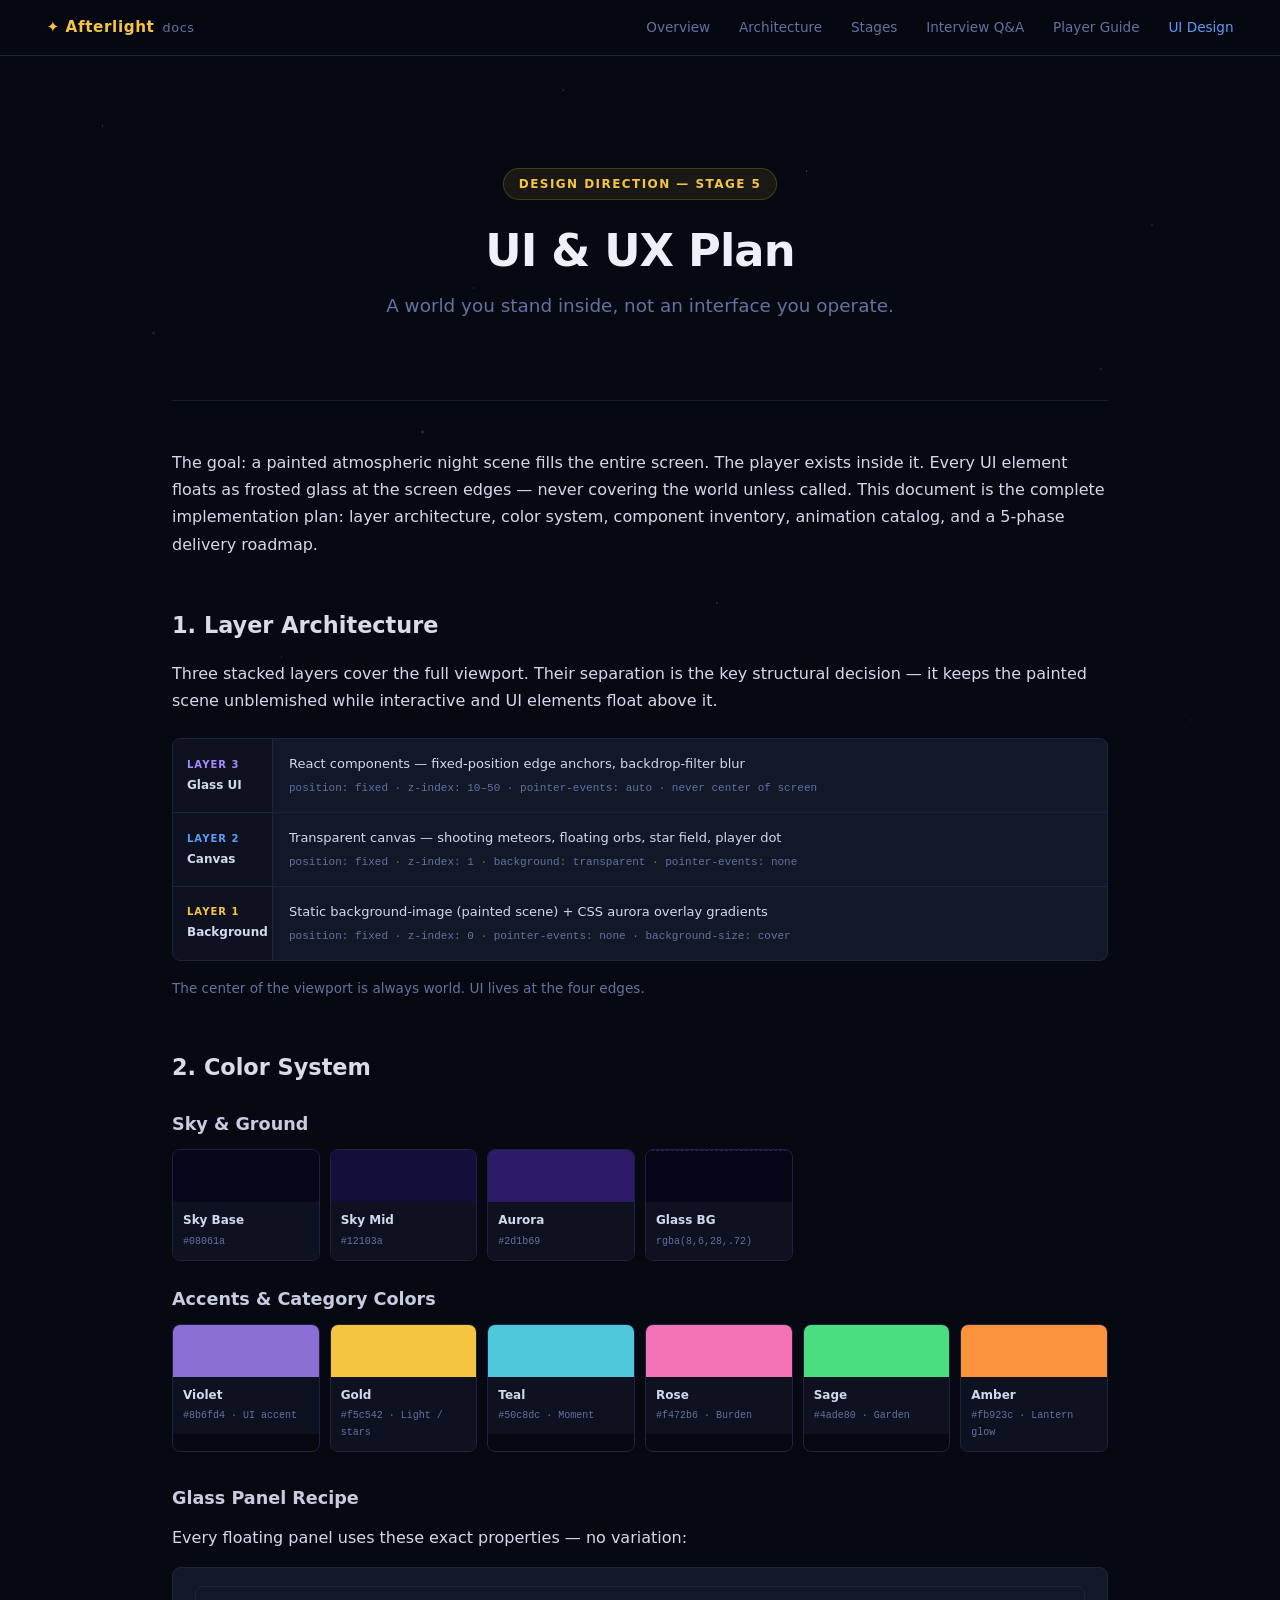
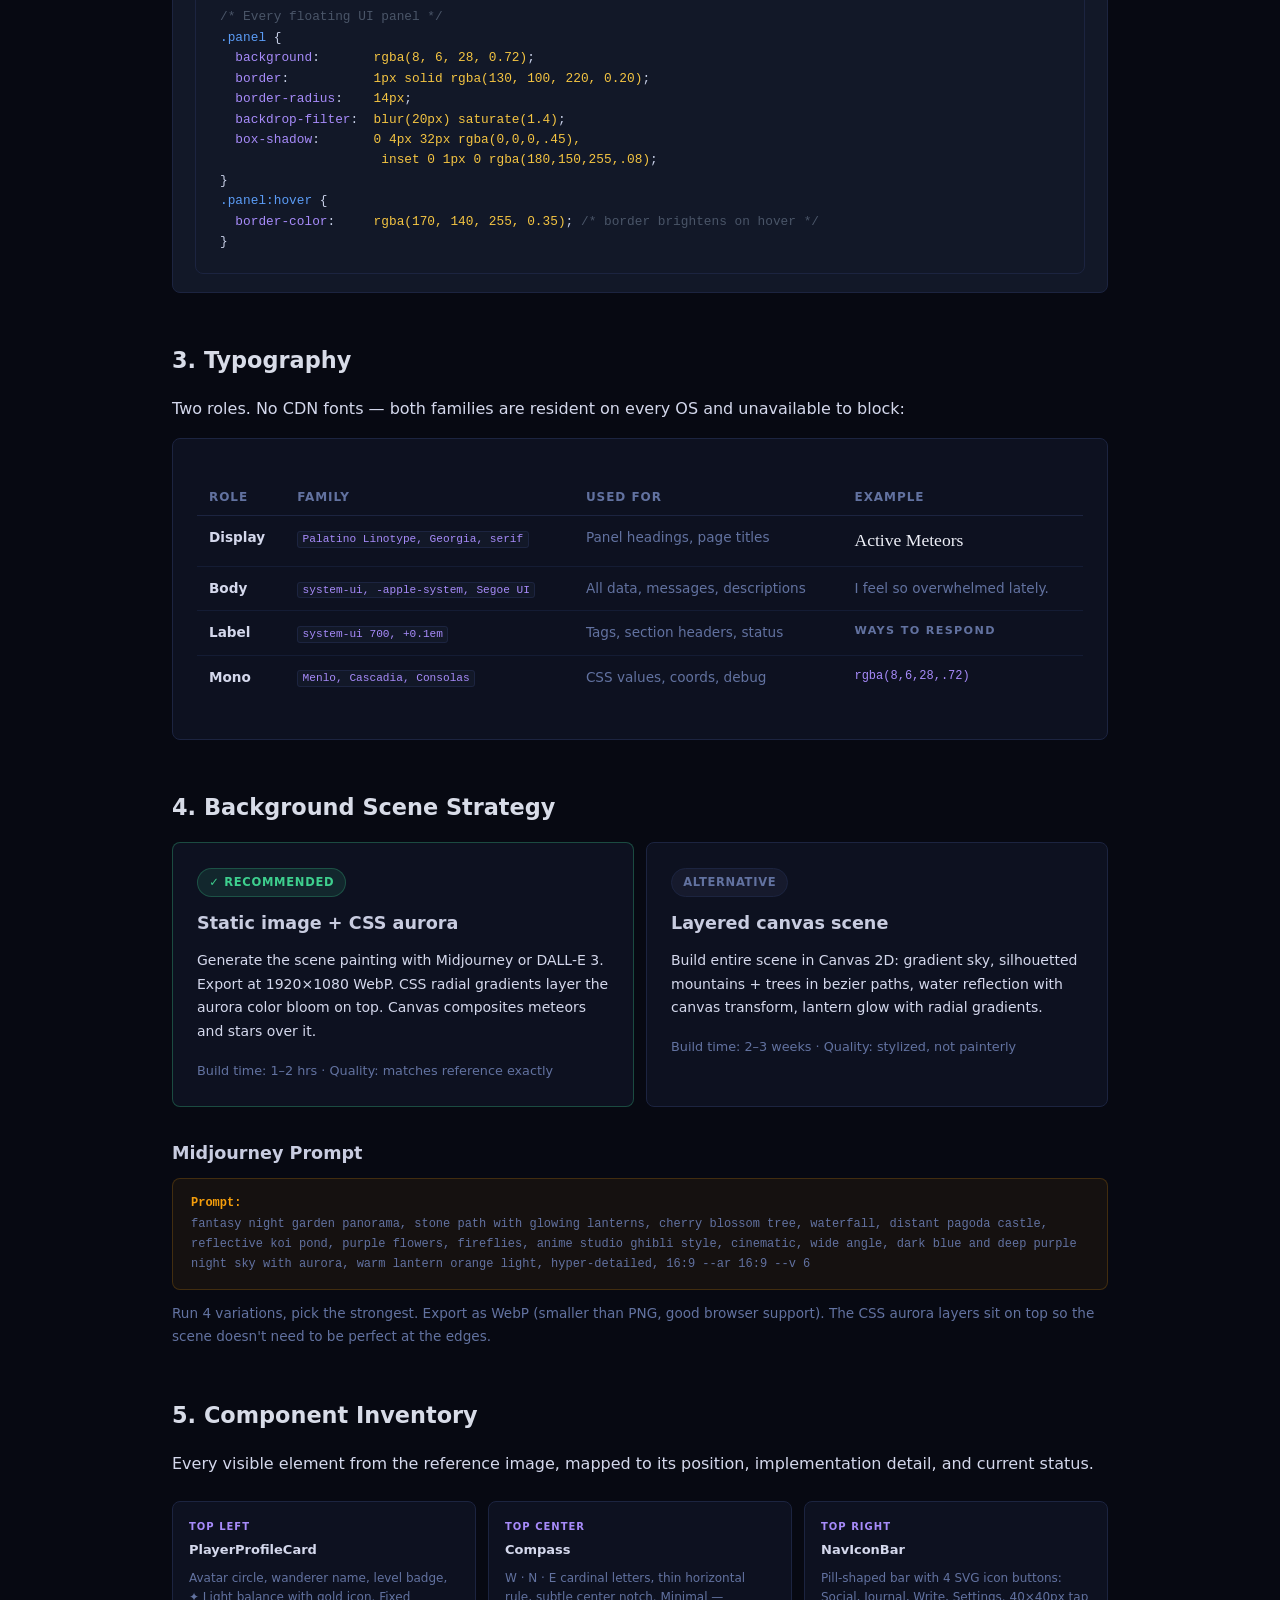
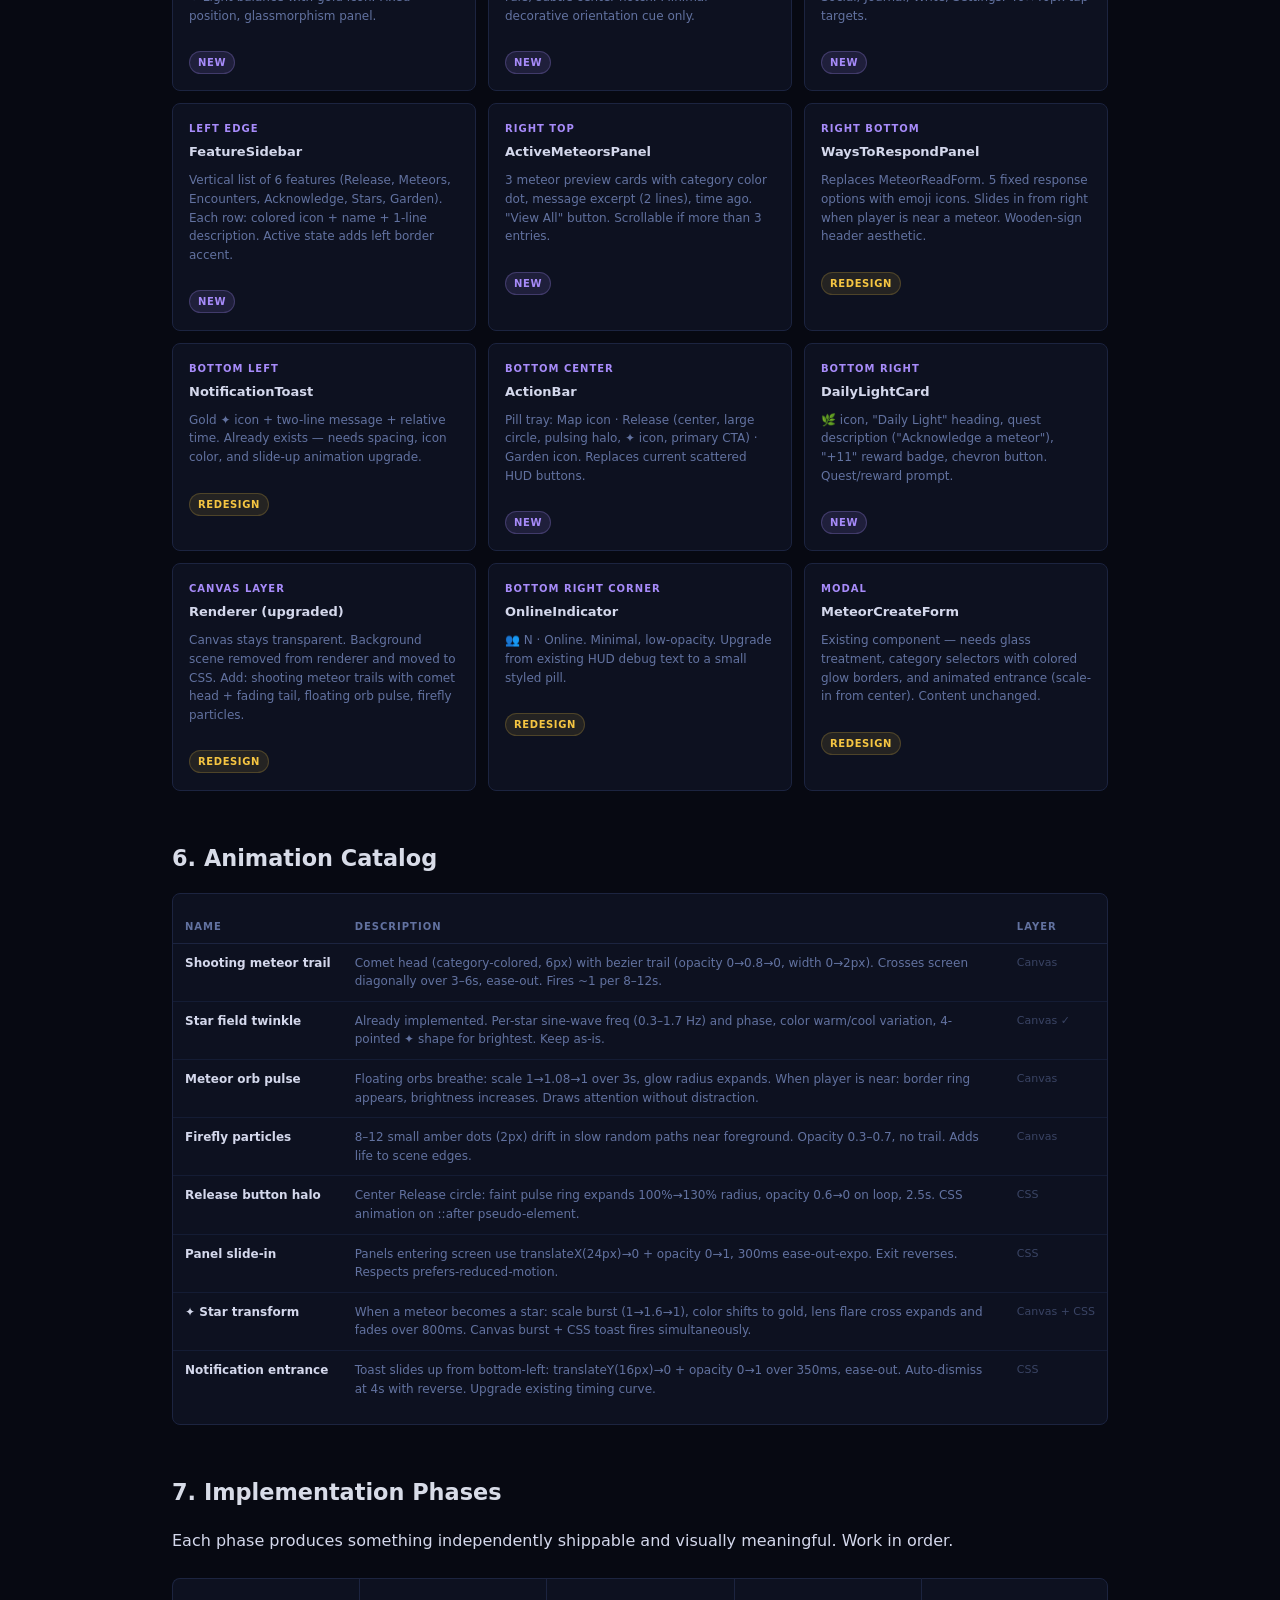
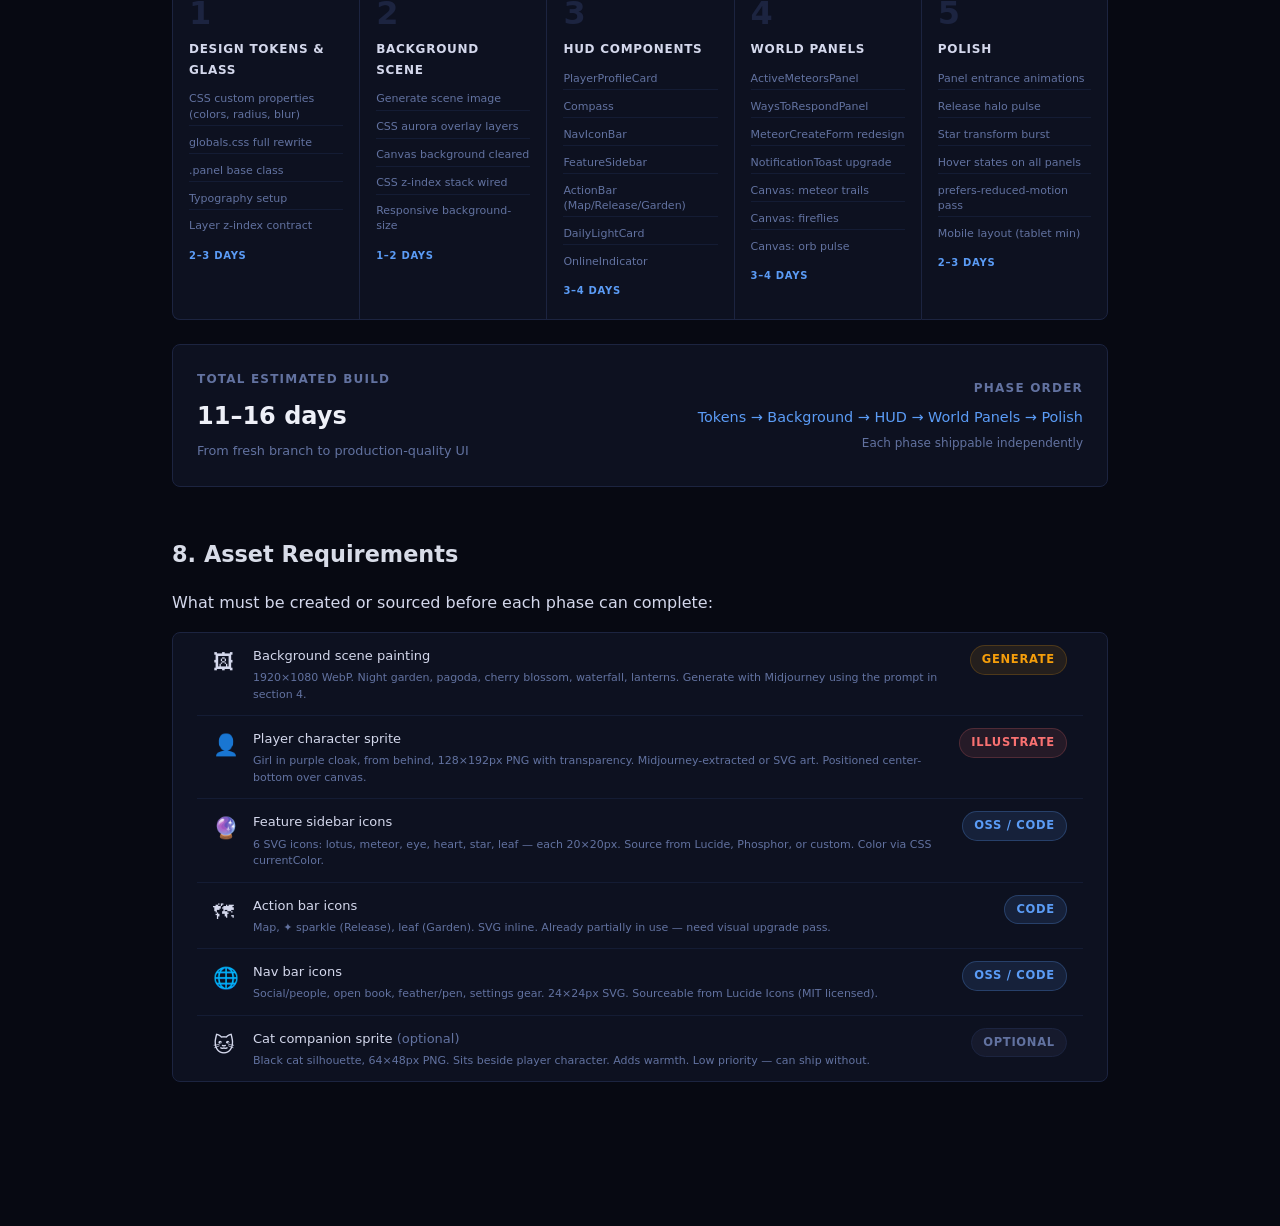
<file: ui-design.html>
<!DOCTYPE html>
<html lang="en">
<head>
  <meta charset="UTF-8">
  <meta name="viewport" content="width=device-width, initial-scale=1.0">
  <title>Afterlight — UI Design Plan</title>
  <link rel="stylesheet" href="style.css">
  <style>
    /* ── Page-local additions ────────────────────────────────────────────── */
    .swatch-grid {
      display: grid;
      grid-template-columns: repeat(auto-fill, minmax(130px, 1fr));
      gap: 10px;
    }
    .swatch {
      border-radius: 8px;
      overflow: hidden;
      border: 1px solid var(--border);
    }
    .swatch-chip { height: 52px; width: 100%; }
    .swatch-info { padding: 8px 10px 10px; background: var(--bg-surface); }
    .swatch-name { font-size: 12px; font-weight: 600; color: var(--text); }
    .swatch-hex  { font-size: 10px; color: var(--text-muted); font-family: var(--font-mono); margin-top: 2px; }

    .phase-grid {
      display: grid;
      grid-template-columns: repeat(5, 1fr);
      gap: 0;
    }
    @media (max-width: 860px) {
      .phase-grid { grid-template-columns: 1fr 1fr; }
    }
    @media (max-width: 560px) {
      .phase-grid { grid-template-columns: 1fr; }
    }
    .phase-card {
      padding: 18px 16px 20px;
      border: 1px solid var(--border);
      border-right: none;
      background: var(--bg-surface);
    }
    .phase-card:first-child { border-radius: var(--radius) 0 0 var(--radius); }
    .phase-card:last-child  { border-radius: 0 var(--radius) var(--radius) 0; border-right: 1px solid var(--border); }
    @media (max-width: 860px) {
      .phase-card { border-right: 1px solid var(--border); border-radius: 0; }
      .phase-card:first-child { border-radius: var(--radius) var(--radius) 0 0; }
      .phase-card:last-child  { border-radius: 0 0 var(--radius) var(--radius); }
    }
    .phase-num  { font-size: 32px; font-weight: 700; color: var(--border); line-height: 1; margin-bottom: 10px; }
    .phase-title { font-size: 12px; font-weight: 700; color: var(--text); margin-bottom: 8px; text-transform: uppercase; letter-spacing: .06em; }
    .phase-items { list-style: none; margin: 0; }
    .phase-items li { font-size: 11px; color: var(--text-muted); padding: 3px 0; border-bottom: 1px solid var(--border-soft); line-height: 1.4; }
    .phase-items li:last-child { border-bottom: none; }
    .phase-days { margin-top: 10px; font-size: 10px; font-weight: 700; color: var(--blue); letter-spacing: .07em; text-transform: uppercase; }

    .comp-grid {
      display: grid;
      grid-template-columns: repeat(3, 1fr);
      gap: 12px;
    }
    @media (max-width: 760px) {
      .comp-grid { grid-template-columns: 1fr 1fr; }
    }
    @media (max-width: 480px) {
      .comp-grid { grid-template-columns: 1fr; }
    }
    .comp-card {
      background: var(--bg-surface);
      border: 1px solid var(--border);
      border-radius: var(--radius);
      padding: 16px;
    }
    .comp-pos   { font-size: 10px; font-weight: 700; text-transform: uppercase; letter-spacing: .1em; color: var(--purple); margin-bottom: 4px; }
    .comp-name  { font-size: 13px; font-weight: 700; color: var(--text); margin-bottom: 8px; }
    .comp-desc  { font-size: 12px; color: var(--text-muted); line-height: 1.55; }

    .anim-table { width: 100%; border-collapse: collapse; }
    .anim-table th {
      font-size: 10px; font-weight: 700; letter-spacing: .1em; text-transform: uppercase;
      color: var(--text-muted); border-bottom: 1px solid var(--border); padding: 8px 12px;
      text-align: left;
    }
    .anim-table td {
      font-size: 12px; color: var(--text-muted); padding: 10px 12px;
      border-bottom: 1px solid var(--border-soft); vertical-align: top; line-height: 1.55;
    }
    .anim-table td:first-child { color: var(--text); font-weight: 600; white-space: nowrap; }
    .anim-table td:last-child  { white-space: nowrap; color: var(--text-faint); font-size: 11px; }
    .anim-table tr:last-child td { border-bottom: none; }

    .asset-row {
      display: grid;
      grid-template-columns: 28px 1fr auto;
      align-items: start;
      gap: 12px;
      padding: 12px 16px;
      border-bottom: 1px solid var(--border-soft);
    }
    .asset-row:last-child { border-bottom: none; }
    .asset-text  { font-size: 13px; color: var(--text); }
    .asset-sub   { font-size: 11px; color: var(--text-muted); margin-top: 3px; line-height: 1.5; }

    .layer-diagram {
      background: var(--bg-elevated);
      border: 1px solid var(--border);
      border-radius: var(--radius);
      overflow: hidden;
    }
    .layer-row {
      display: grid;
      grid-template-columns: 100px 1fr;
      align-items: stretch;
      border-bottom: 1px solid var(--border);
    }
    .layer-row:last-child { border-bottom: none; }
    .layer-label {
      padding: 16px 14px;
      background: var(--bg-surface);
      border-right: 1px solid var(--border);
      display: flex;
      flex-direction: column;
      justify-content: center;
      gap: 2px;
    }
    .layer-n    { font-size: 10px; font-weight: 700; letter-spacing: .1em; text-transform: uppercase; }
    .layer-name { font-size: 12px; font-weight: 600; color: var(--text); }
    .layer-body { padding: 14px 16px; }
    .layer-main { font-size: 13px; color: var(--text); font-weight: 500; margin-bottom: 4px; }
    .layer-sub  { font-size: 11px; color: var(--text-muted); font-family: var(--font-mono); }

    .recipe-block {
      background: var(--bg-elevated);
      border: 1px solid var(--border);
      border-radius: var(--radius);
      padding: 18px 22px;
      overflow-x: auto;
    }
    .recipe-block pre { margin: 0; font-size: .8rem; }

    .option-compare {
      display: grid;
      grid-template-columns: 1fr 1fr;
      gap: 12px;
    }
    @media (max-width: 640px) {
      .option-compare { grid-template-columns: 1fr; }
    }

    .tag-new      { background: rgba(167,139,250,.12); color: var(--purple); border: 1px solid rgba(167,139,250,.25); }
    .tag-redesign { background: rgba(245,197,66,.10);  color: var(--gold);   border: 1px solid rgba(245,197,66,.2); }
    .tag-keep     { background: rgba(62,207,142,.10);  color: var(--green);  border: 1px solid rgba(62,207,142,.2); }
    .tag-code     { background: rgba(91,156,246,.10);  color: var(--blue);   border: 1px solid rgba(91,156,246,.2); }
    .tag-gen      { background: rgba(245,158,11,.10);  color: var(--orange); border: 1px solid rgba(245,158,11,.2); }
    .tag-art      { background: rgba(248,113,113,.10); color: var(--red);    border: 1px solid rgba(248,113,113,.2); }

    .comp-tag {
      display: inline-block;
      font-size: 10px; font-weight: 700; letter-spacing: .06em;
      text-transform: uppercase; padding: 2px 8px;
      border-radius: 20px; margin-top: 10px;
    }

    .midjourney-prompt {
      background: rgba(245,158,11,.06);
      border: 1px solid rgba(245,158,11,.2);
      border-radius: var(--radius);
      padding: 14px 18px;
      font-size: 12px;
      line-height: 1.7;
      color: var(--text-muted);
      font-family: var(--font-mono);
    }
    .midjourney-prompt strong { color: var(--orange); font-family: inherit; }
  </style>
</head>
<body>
<nav>
  <a href="index.html" class="nav-brand">✦ Afterlight <span>docs</span></a>
  <a href="index.html">Overview</a>
  <a href="architecture.html">Architecture</a>
  <a href="stages.html">Stages</a>
  <a href="interview.html">Interview Q&amp;A</a>
  <a href="guide.html">Player Guide</a>
  <a href="ui-design.html" class="active">UI Design</a>
</nav>

<div class="page">
<div class="container">

  <div class="hero">
    <div class="hero-tag">Design Direction — Stage 5</div>
    <h1>UI &amp; UX Plan</h1>
    <p class="subtitle">A world you stand inside, not an interface you operate.</p>
  </div>

  <div class="section">
    <p>
      The goal: a painted atmospheric night scene fills the entire screen. The player exists inside it.
      Every UI element floats as frosted glass at the screen edges — never covering the world unless called.
      This document is the complete implementation plan: layer architecture, color system, component inventory,
      animation catalog, and a 5-phase delivery roadmap.
    </p>
  </div>

  <!-- ── 1. Layer Architecture ───────────────────────────────────────────── -->
  <div class="section">
    <h2>1. Layer Architecture</h2>
    <p>Three stacked layers cover the full viewport. Their separation is the key structural decision — it keeps the painted scene unblemished while interactive and UI elements float above it.</p>

    <div class="layer-diagram" style="margin-top:1.5rem;">
      <div class="layer-row">
        <div class="layer-label">
          <div class="layer-n" style="color:var(--purple);">Layer 3</div>
          <div class="layer-name">Glass UI</div>
        </div>
        <div class="layer-body">
          <div class="layer-main">React components — fixed-position edge anchors, backdrop-filter blur</div>
          <div class="layer-sub">position: fixed · z-index: 10–50 · pointer-events: auto · never center of screen</div>
        </div>
      </div>
      <div class="layer-row">
        <div class="layer-label">
          <div class="layer-n" style="color:var(--blue);">Layer 2</div>
          <div class="layer-name">Canvas</div>
        </div>
        <div class="layer-body">
          <div class="layer-main">Transparent canvas — shooting meteors, floating orbs, star field, player dot</div>
          <div class="layer-sub">position: fixed · z-index: 1 · background: transparent · pointer-events: none</div>
        </div>
      </div>
      <div class="layer-row">
        <div class="layer-label">
          <div class="layer-n" style="color:var(--gold);">Layer 1</div>
          <div class="layer-name">Background</div>
        </div>
        <div class="layer-body">
          <div class="layer-main">Static background-image (painted scene) + CSS aurora overlay gradients</div>
          <div class="layer-sub">position: fixed · z-index: 0 · pointer-events: none · background-size: cover</div>
        </div>
      </div>
    </div>

    <p style="margin-top:1rem; font-size:.85rem; color:var(--text-muted);">
      The center of the viewport is always world. UI lives at the four edges.
    </p>
  </div>

  <!-- ── 2. Color System ─────────────────────────────────────────────────── -->
  <div class="section">
    <h2>2. Color System</h2>

    <h3>Sky &amp; Ground</h3>
    <div class="swatch-grid" style="margin-bottom:1.5rem;">
      <div class="swatch">
        <div class="swatch-chip" style="background:#08061a;"></div>
        <div class="swatch-info"><div class="swatch-name">Sky Base</div><div class="swatch-hex">#08061a</div></div>
      </div>
      <div class="swatch">
        <div class="swatch-chip" style="background:#12103a;"></div>
        <div class="swatch-info"><div class="swatch-name">Sky Mid</div><div class="swatch-hex">#12103a</div></div>
      </div>
      <div class="swatch">
        <div class="swatch-chip" style="background:#2d1b69;"></div>
        <div class="swatch-info"><div class="swatch-name">Aurora</div><div class="swatch-hex">#2d1b69</div></div>
      </div>
      <div class="swatch">
        <div class="swatch-chip" style="background:rgba(8,6,28,0.72); border-top:1px dashed rgba(130,100,220,.3);"></div>
        <div class="swatch-info"><div class="swatch-name">Glass BG</div><div class="swatch-hex">rgba(8,6,28,.72)</div></div>
      </div>
    </div>

    <h3>Accents &amp; Category Colors</h3>
    <div class="swatch-grid">
      <div class="swatch">
        <div class="swatch-chip" style="background:#8b6fd4;"></div>
        <div class="swatch-info"><div class="swatch-name">Violet</div><div class="swatch-hex">#8b6fd4 · UI accent</div></div>
      </div>
      <div class="swatch">
        <div class="swatch-chip" style="background:#f5c542;"></div>
        <div class="swatch-info"><div class="swatch-name">Gold</div><div class="swatch-hex">#f5c542 · Light / stars</div></div>
      </div>
      <div class="swatch">
        <div class="swatch-chip" style="background:#50c8dc;"></div>
        <div class="swatch-info"><div class="swatch-name">Teal</div><div class="swatch-hex">#50c8dc · Moment</div></div>
      </div>
      <div class="swatch">
        <div class="swatch-chip" style="background:#f472b6;"></div>
        <div class="swatch-info"><div class="swatch-name">Rose</div><div class="swatch-hex">#f472b6 · Burden</div></div>
      </div>
      <div class="swatch">
        <div class="swatch-chip" style="background:#4ade80;"></div>
        <div class="swatch-info"><div class="swatch-name">Sage</div><div class="swatch-hex">#4ade80 · Garden</div></div>
      </div>
      <div class="swatch">
        <div class="swatch-chip" style="background:#fb923c;"></div>
        <div class="swatch-info"><div class="swatch-name">Amber</div><div class="swatch-hex">#fb923c · Lantern glow</div></div>
      </div>
    </div>

    <h3 style="margin-top:2rem;">Glass Panel Recipe</h3>
    <p>Every floating panel uses these exact properties — no variation:</p>
    <div class="recipe-block">
<pre><span class="cm">/* Every floating UI panel */</span>
<span class="nb">.panel</span> {
  <span class="kw">background</span>:       <span class="nu">rgba(8, 6, 28, 0.72)</span>;
  <span class="kw">border</span>:           <span class="nu">1px solid rgba(130, 100, 220, 0.20)</span>;
  <span class="kw">border-radius</span>:    <span class="nu">14px</span>;
  <span class="kw">backdrop-filter</span>:  <span class="nu">blur(20px) saturate(1.4)</span>;
  <span class="kw">box-shadow</span>:       <span class="nu">0 4px 32px rgba(0,0,0,.45),</span>
                     <span class="nu">inset 0 1px 0 rgba(180,150,255,.08)</span>;
}
<span class="nb">.panel:hover</span> {
  <span class="kw">border-color</span>:     <span class="nu">rgba(170, 140, 255, 0.35)</span>; <span class="cm">/* border brightens on hover */</span>
}</pre>
    </div>
  </div>

  <!-- ── 3. Typography ────────────────────────────────────────────────────── -->
  <div class="section">
    <h2>3. Typography</h2>
    <p>Two roles. No CDN fonts — both families are resident on every OS and unavailable to block:</p>
    <div class="card" style="overflow-x:auto;">
      <table style="width:100%; border-collapse:collapse; font-size:.85rem;">
        <thead>
          <tr style="border-bottom:1px solid var(--border);">
            <th style="text-align:left; padding:8px 12px; color:var(--text-muted); font-size:.75rem; text-transform:uppercase; letter-spacing:.08em;">Role</th>
            <th style="text-align:left; padding:8px 12px; color:var(--text-muted); font-size:.75rem; text-transform:uppercase; letter-spacing:.08em;">Family</th>
            <th style="text-align:left; padding:8px 12px; color:var(--text-muted); font-size:.75rem; text-transform:uppercase; letter-spacing:.08em;">Used For</th>
            <th style="text-align:left; padding:8px 12px; color:var(--text-muted); font-size:.75rem; text-transform:uppercase; letter-spacing:.08em;">Example</th>
          </tr>
        </thead>
        <tbody>
          <tr style="border-bottom:1px solid var(--border-soft);">
            <td style="padding:10px 12px; color:var(--text); font-weight:600;">Display</td>
            <td style="padding:10px 12px;"><code>Palatino Linotype, Georgia, serif</code></td>
            <td style="padding:10px 12px; color:var(--text-muted);">Panel headings, page titles</td>
            <td style="padding:10px 12px; font-family:'Palatino Linotype',Georgia,serif; font-size:1.1rem; color:#eef0f8;">Active Meteors</td>
          </tr>
          <tr style="border-bottom:1px solid var(--border-soft);">
            <td style="padding:10px 12px; color:var(--text); font-weight:600;">Body</td>
            <td style="padding:10px 12px;"><code>system-ui, -apple-system, Segoe UI</code></td>
            <td style="padding:10px 12px; color:var(--text-muted);">All data, messages, descriptions</td>
            <td style="padding:10px 12px; color:var(--text-muted);">I feel so overwhelmed lately.</td>
          </tr>
          <tr style="border-bottom:1px solid var(--border-soft);">
            <td style="padding:10px 12px; color:var(--text); font-weight:600;">Label</td>
            <td style="padding:10px 12px;"><code>system-ui 700, +0.1em</code></td>
            <td style="padding:10px 12px; color:var(--text-muted);">Tags, section headers, status</td>
            <td style="padding:10px 12px; font-size:.7rem; font-weight:700; letter-spacing:.12em; text-transform:uppercase; color:var(--text-muted);">Ways to Respond</td>
          </tr>
          <tr>
            <td style="padding:10px 12px; color:var(--text); font-weight:600;">Mono</td>
            <td style="padding:10px 12px;"><code>Menlo, Cascadia, Consolas</code></td>
            <td style="padding:10px 12px; color:var(--text-muted);">CSS values, coords, debug</td>
            <td style="padding:10px 12px; font-family:var(--font-mono); font-size:.75rem; color:var(--purple);">rgba(8,6,28,.72)</td>
          </tr>
        </tbody>
      </table>
    </div>
  </div>

  <!-- ── 4. Background Scene Strategy ──────────────────────────────────────── -->
  <div class="section">
    <h2>4. Background Scene Strategy</h2>

    <div class="option-compare">
      <div class="card" style="border-color:rgba(62,207,142,.3);">
        <div class="badge badge-complete" style="margin-bottom:.75rem;">✓ Recommended</div>
        <h3 style="margin-top:0;">Static image + CSS aurora</h3>
        <p style="font-size:.875rem;">Generate the scene painting with Midjourney or DALL-E 3. Export at 1920×1080 WebP. CSS radial gradients layer the aurora color bloom on top. Canvas composites meteors and stars over it.</p>
        <p style="font-size:.8rem; color:var(--text-muted); margin-top:.5rem;">Build time: 1–2 hrs · Quality: matches reference exactly</p>
      </div>
      <div class="card">
        <div class="badge badge-planned" style="margin-bottom:.75rem;">Alternative</div>
        <h3 style="margin-top:0;">Layered canvas scene</h3>
        <p style="font-size:.875rem;">Build entire scene in Canvas 2D: gradient sky, silhouetted mountains + trees in bezier paths, water reflection with canvas transform, lantern glow with radial gradients.</p>
        <p style="font-size:.8rem; color:var(--text-muted); margin-top:.5rem;">Build time: 2–3 weeks · Quality: stylized, not painterly</p>
      </div>
    </div>

    <h3 style="margin-top:2rem;">Midjourney Prompt</h3>
    <div class="midjourney-prompt">
      <strong>Prompt:</strong><br>
      fantasy night garden panorama, stone path with glowing lanterns, cherry blossom tree, waterfall, distant pagoda castle, reflective koi pond, purple flowers, fireflies, anime studio ghibli style, cinematic, wide angle, dark blue and deep purple night sky with aurora, warm lantern orange light, hyper-detailed, 16:9 --ar 16:9 --v 6
    </div>
    <p style="font-size:.85rem; color:var(--text-muted); margin-top:.75rem;">
      Run 4 variations, pick the strongest. Export as WebP (smaller than PNG, good browser support). The CSS aurora layers sit on top so the scene doesn't need to be perfect at the edges.
    </p>
  </div>

  <!-- ── 5. Component Inventory ─────────────────────────────────────────── -->
  <div class="section">
    <h2>5. Component Inventory</h2>
    <p>Every visible element from the reference image, mapped to its position, implementation detail, and current status.</p>

    <div class="comp-grid" style="margin-top:1.5rem;">

      <div class="comp-card">
        <div class="comp-pos">Top Left</div>
        <div class="comp-name">PlayerProfileCard</div>
        <p class="comp-desc">Avatar circle, wanderer name, level badge, ✦ Light balance with gold icon. Fixed position, glassmorphism panel.</p>
        <span class="comp-tag badge tag-new">New</span>
      </div>

      <div class="comp-card">
        <div class="comp-pos">Top Center</div>
        <div class="comp-name">Compass</div>
        <p class="comp-desc">W · N · E cardinal letters, thin horizontal rule, subtle center notch. Minimal — decorative orientation cue only.</p>
        <span class="comp-tag badge tag-new">New</span>
      </div>

      <div class="comp-card">
        <div class="comp-pos">Top Right</div>
        <div class="comp-name">NavIconBar</div>
        <p class="comp-desc">Pill-shaped bar with 4 SVG icon buttons: Social, Journal, Write, Settings. 40×40px tap targets.</p>
        <span class="comp-tag badge tag-new">New</span>
      </div>

      <div class="comp-card">
        <div class="comp-pos">Left Edge</div>
        <div class="comp-name">FeatureSidebar</div>
        <p class="comp-desc">Vertical list of 6 features (Release, Meteors, Encounters, Acknowledge, Stars, Garden). Each row: colored icon + name + 1-line description. Active state adds left border accent.</p>
        <span class="comp-tag badge tag-new">New</span>
      </div>

      <div class="comp-card">
        <div class="comp-pos">Right Top</div>
        <div class="comp-name">ActiveMeteorsPanel</div>
        <p class="comp-desc">3 meteor preview cards with category color dot, message excerpt (2 lines), time ago. "View All" button. Scrollable if more than 3 entries.</p>
        <span class="comp-tag badge tag-new">New</span>
      </div>

      <div class="comp-card">
        <div class="comp-pos">Right Bottom</div>
        <div class="comp-name">WaysToRespondPanel</div>
        <p class="comp-desc">Replaces MeteorReadForm. 5 fixed response options with emoji icons. Slides in from right when player is near a meteor. Wooden-sign header aesthetic.</p>
        <span class="comp-tag badge tag-redesign">Redesign</span>
      </div>

      <div class="comp-card">
        <div class="comp-pos">Bottom Left</div>
        <div class="comp-name">NotificationToast</div>
        <p class="comp-desc">Gold ✦ icon + two-line message + relative time. Already exists — needs spacing, icon color, and slide-up animation upgrade.</p>
        <span class="comp-tag badge tag-redesign">Redesign</span>
      </div>

      <div class="comp-card">
        <div class="comp-pos">Bottom Center</div>
        <div class="comp-name">ActionBar</div>
        <p class="comp-desc">Pill tray: Map icon · Release (center, large circle, pulsing halo, ✦ icon, primary CTA) · Garden icon. Replaces current scattered HUD buttons.</p>
        <span class="comp-tag badge tag-new">New</span>
      </div>

      <div class="comp-card">
        <div class="comp-pos">Bottom Right</div>
        <div class="comp-name">DailyLightCard</div>
        <p class="comp-desc">🌿 icon, "Daily Light" heading, quest description ("Acknowledge a meteor"), "+11" reward badge, chevron button. Quest/reward prompt.</p>
        <span class="comp-tag badge tag-new">New</span>
      </div>

      <div class="comp-card">
        <div class="comp-pos">Canvas Layer</div>
        <div class="comp-name">Renderer (upgraded)</div>
        <p class="comp-desc">Canvas stays transparent. Background scene removed from renderer and moved to CSS. Add: shooting meteor trails with comet head + fading tail, floating orb pulse, firefly particles.</p>
        <span class="comp-tag badge tag-redesign">Redesign</span>
      </div>

      <div class="comp-card">
        <div class="comp-pos">Bottom Right Corner</div>
        <div class="comp-name">OnlineIndicator</div>
        <p class="comp-desc">👥 N · Online. Minimal, low-opacity. Upgrade from existing HUD debug text to a small styled pill.</p>
        <span class="comp-tag badge tag-redesign">Redesign</span>
      </div>

      <div class="comp-card">
        <div class="comp-pos">Modal</div>
        <div class="comp-name">MeteorCreateForm</div>
        <p class="comp-desc">Existing component — needs glass treatment, category selectors with colored glow borders, and animated entrance (scale-in from center). Content unchanged.</p>
        <span class="comp-tag badge tag-redesign">Redesign</span>
      </div>

    </div>
  </div>

  <!-- ── 6. Animation Catalog ───────────────────────────────────────────── -->
  <div class="section">
    <h2>6. Animation Catalog</h2>

    <div class="card" style="padding:0; overflow:hidden; overflow-x:auto;">
      <table class="anim-table">
        <thead>
          <tr>
            <th>Name</th>
            <th>Description</th>
            <th>Layer</th>
          </tr>
        </thead>
        <tbody>
          <tr>
            <td>Shooting meteor trail</td>
            <td>Comet head (category-colored, 6px) with bezier trail (opacity 0→0.8→0, width 0→2px). Crosses screen diagonally over 3–6s, ease-out. Fires ~1 per 8–12s.</td>
            <td>Canvas</td>
          </tr>
          <tr>
            <td>Star field twinkle</td>
            <td>Already implemented. Per-star sine-wave freq (0.3–1.7 Hz) and phase, color warm/cool variation, 4-pointed ✦ shape for brightest. Keep as-is.</td>
            <td>Canvas ✓</td>
          </tr>
          <tr>
            <td>Meteor orb pulse</td>
            <td>Floating orbs breathe: scale 1→1.08→1 over 3s, glow radius expands. When player is near: border ring appears, brightness increases. Draws attention without distraction.</td>
            <td>Canvas</td>
          </tr>
          <tr>
            <td>Firefly particles</td>
            <td>8–12 small amber dots (2px) drift in slow random paths near foreground. Opacity 0.3–0.7, no trail. Adds life to scene edges.</td>
            <td>Canvas</td>
          </tr>
          <tr>
            <td>Release button halo</td>
            <td>Center Release circle: faint pulse ring expands 100%→130% radius, opacity 0.6→0 on loop, 2.5s. CSS animation on ::after pseudo-element.</td>
            <td>CSS</td>
          </tr>
          <tr>
            <td>Panel slide-in</td>
            <td>Panels entering screen use translateX(24px)→0 + opacity 0→1, 300ms ease-out-expo. Exit reverses. Respects prefers-reduced-motion.</td>
            <td>CSS</td>
          </tr>
          <tr>
            <td>✦ Star transform</td>
            <td>When a meteor becomes a star: scale burst (1→1.6→1), color shifts to gold, lens flare cross expands and fades over 800ms. Canvas burst + CSS toast fires simultaneously.</td>
            <td>Canvas + CSS</td>
          </tr>
          <tr>
            <td>Notification entrance</td>
            <td>Toast slides up from bottom-left: translateY(16px)→0 + opacity 0→1 over 350ms, ease-out. Auto-dismiss at 4s with reverse. Upgrade existing timing curve.</td>
            <td>CSS</td>
          </tr>
        </tbody>
      </table>
    </div>
  </div>

  <!-- ── 7. Implementation Phases ───────────────────────────────────────── -->
  <div class="section">
    <h2>7. Implementation Phases</h2>
    <p>Each phase produces something independently shippable and visually meaningful. Work in order.</p>

    <div class="phase-grid" style="margin-top:1.5rem;">
      <div class="phase-card">
        <div class="phase-num">1</div>
        <div class="phase-title">Design Tokens &amp; Glass</div>
        <ul class="phase-items">
          <li>CSS custom properties (colors, radius, blur)</li>
          <li>globals.css full rewrite</li>
          <li>.panel base class</li>
          <li>Typography setup</li>
          <li>Layer z-index contract</li>
        </ul>
        <div class="phase-days">2–3 days</div>
      </div>
      <div class="phase-card">
        <div class="phase-num">2</div>
        <div class="phase-title">Background Scene</div>
        <ul class="phase-items">
          <li>Generate scene image</li>
          <li>CSS aurora overlay layers</li>
          <li>Canvas background cleared</li>
          <li>CSS z-index stack wired</li>
          <li>Responsive background-size</li>
        </ul>
        <div class="phase-days">1–2 days</div>
      </div>
      <div class="phase-card">
        <div class="phase-num">3</div>
        <div class="phase-title">HUD Components</div>
        <ul class="phase-items">
          <li>PlayerProfileCard</li>
          <li>Compass</li>
          <li>NavIconBar</li>
          <li>FeatureSidebar</li>
          <li>ActionBar (Map/Release/Garden)</li>
          <li>DailyLightCard</li>
          <li>OnlineIndicator</li>
        </ul>
        <div class="phase-days">3–4 days</div>
      </div>
      <div class="phase-card">
        <div class="phase-num">4</div>
        <div class="phase-title">World Panels</div>
        <ul class="phase-items">
          <li>ActiveMeteorsPanel</li>
          <li>WaysToRespondPanel</li>
          <li>MeteorCreateForm redesign</li>
          <li>NotificationToast upgrade</li>
          <li>Canvas: meteor trails</li>
          <li>Canvas: fireflies</li>
          <li>Canvas: orb pulse</li>
        </ul>
        <div class="phase-days">3–4 days</div>
      </div>
      <div class="phase-card">
        <div class="phase-num">5</div>
        <div class="phase-title">Polish</div>
        <ul class="phase-items">
          <li>Panel entrance animations</li>
          <li>Release halo pulse</li>
          <li>Star transform burst</li>
          <li>Hover states on all panels</li>
          <li>prefers-reduced-motion pass</li>
          <li>Mobile layout (tablet min)</li>
        </ul>
        <div class="phase-days">2–3 days</div>
      </div>
    </div>

    <div class="card" style="margin-top:1.5rem; display:flex; justify-content:space-between; align-items:center; flex-wrap:wrap; gap:1rem;">
      <div>
        <div style="font-size:.75rem; font-weight:700; text-transform:uppercase; letter-spacing:.1em; color:var(--text-muted); margin-bottom:.4rem;">Total estimated build</div>
        <div style="font-size:1.5rem; font-weight:700; color:#eef0f8;">11–16 days</div>
        <div style="font-size:.8rem; color:var(--text-muted); margin-top:.2rem;">From fresh branch to production-quality UI</div>
      </div>
      <div style="text-align:right;">
        <div style="font-size:.75rem; font-weight:700; text-transform:uppercase; letter-spacing:.1em; color:var(--text-muted); margin-bottom:.4rem;">Phase order</div>
        <div style="font-size:.9rem; color:var(--blue);">Tokens → Background → HUD → World Panels → Polish</div>
        <div style="font-size:.75rem; color:var(--text-muted); margin-top:.2rem;">Each phase shippable independently</div>
      </div>
    </div>
  </div>

  <!-- ── 8. Asset Requirements ──────────────────────────────────────────── -->
  <div class="section">
    <h2>8. Asset Requirements</h2>
    <p>What must be created or sourced before each phase can complete:</p>

    <div class="card" style="padding:0 1.5rem;">
      <div class="asset-row">
        <div style="font-size:1.3rem;">🖼</div>
        <div>
          <div class="asset-text">Background scene painting</div>
          <div class="asset-sub">1920×1080 WebP. Night garden, pagoda, cherry blossom, waterfall, lanterns. Generate with Midjourney using the prompt in section 4.</div>
        </div>
        <span class="badge" style="background:rgba(245,158,11,.1);color:var(--orange);border:1px solid rgba(245,158,11,.2);">Generate</span>
      </div>
      <div class="asset-row">
        <div style="font-size:1.3rem;">👤</div>
        <div>
          <div class="asset-text">Player character sprite</div>
          <div class="asset-sub">Girl in purple cloak, from behind, 128×192px PNG with transparency. Midjourney-extracted or SVG art. Positioned center-bottom over canvas.</div>
        </div>
        <span class="badge" style="background:rgba(248,113,113,.1);color:var(--red);border:1px solid rgba(248,113,113,.2);">Illustrate</span>
      </div>
      <div class="asset-row">
        <div style="font-size:1.3rem;">🔮</div>
        <div>
          <div class="asset-text">Feature sidebar icons</div>
          <div class="asset-sub">6 SVG icons: lotus, meteor, eye, heart, star, leaf — each 20×20px. Source from Lucide, Phosphor, or custom. Color via CSS currentColor.</div>
        </div>
        <span class="badge badge-next">OSS / Code</span>
      </div>
      <div class="asset-row">
        <div style="font-size:1.3rem;">🗺</div>
        <div>
          <div class="asset-text">Action bar icons</div>
          <div class="asset-sub">Map, ✦ sparkle (Release), leaf (Garden). SVG inline. Already partially in use — need visual upgrade pass.</div>
        </div>
        <span class="badge badge-next">Code</span>
      </div>
      <div class="asset-row">
        <div style="font-size:1.3rem;">🌐</div>
        <div>
          <div class="asset-text">Nav bar icons</div>
          <div class="asset-sub">Social/people, open book, feather/pen, settings gear. 24×24px SVG. Sourceable from Lucide Icons (MIT licensed).</div>
        </div>
        <span class="badge badge-next">OSS / Code</span>
      </div>
      <div class="asset-row">
        <div style="font-size:1.3rem;">🐱</div>
        <div>
          <div class="asset-text">Cat companion sprite <em style="color:var(--text-muted);">(optional)</em></div>
          <div class="asset-sub">Black cat silhouette, 64×48px PNG. Sits beside player character. Adds warmth. Low priority — can ship without.</div>
        </div>
        <span class="badge badge-planned">Optional</span>
      </div>
    </div>
  </div>

</div>
</div>
</body>
</html>
</file>
<file: style.css>
/* ── Afterlight Docs Design System ───────────────────────────────────────── */

:root {
  --bg:           #07091200;
  --bg-page:      #070912;
  --bg-surface:   #0d1120;
  --bg-elevated:  #121828;
  --border:       #1c2440;
  --border-soft:  #141c34;

  --text:         #d4d8ec;
  --text-muted:   #6272a0;
  --text-faint:   #3a4464;

  --gold:         #f5c542;
  --gold-dim:     #a07c20;
  --blue:         #5b9cf6;
  --blue-dim:     #2a4a80;
  --green:        #3ecf8e;
  --green-dim:    #1a5c40;
  --orange:       #f59e0b;
  --orange-dim:   #6b4205;
  --purple:       #a78bfa;
  --red:          #f87171;

  --radius:       8px;
  --radius-sm:    4px;
  --shadow:       0 2px 16px rgba(0,0,0,0.4);
  --font-mono:    'SF Mono','Cascadia Code','Fira Mono',Consolas,monospace;
}

*, *::before, *::after { box-sizing: border-box; margin: 0; padding: 0; }

html { font-size: 16px; scroll-behavior: smooth; }

body {
  font-family: -apple-system, BlinkMacSystemFont, 'Segoe UI', system-ui, sans-serif;
  background-color: var(--bg-page);
  color: var(--text);
  line-height: 1.7;
  min-height: 100vh;
}

/* starfield */
body::before {
  content: '';
  position: fixed;
  inset: 0;
  background-image:
    radial-gradient(1px 1px at 8%   14%, rgba(255,255,255,.35) 0%, transparent 100%),
    radial-gradient(1px 1px at 22%  73%, rgba(255,255,255,.20) 0%, transparent 100%),
    radial-gradient(1px 1px at 37%  32%, rgba(255,255,255,.30) 0%, transparent 100%),
    radial-gradient(1px 1px at 51%  88%, rgba(255,255,255,.18) 0%, transparent 100%),
    radial-gradient(1px 1px at 63%  19%, rgba(255,255,255,.40) 0%, transparent 100%),
    radial-gradient(1px 1px at 74%  57%, rgba(255,255,255,.22) 0%, transparent 100%),
    radial-gradient(1px 1px at 86%  41%, rgba(255,255,255,.28) 0%, transparent 100%),
    radial-gradient(1px 1px at 93%  80%, rgba(255,255,255,.15) 0%, transparent 100%),
    radial-gradient(1px 1px at 15%  55%, rgba(255,255,255,.25) 0%, transparent 100%),
    radial-gradient(1px 1px at 44%  10%, rgba(255,255,255,.33) 0%, transparent 100%),
    radial-gradient(1px 1px at 78%   4%, rgba(255,255,255,.20) 0%, transparent 100%),
    radial-gradient(1px 1px at 56%  67%, rgba(255,255,255,.38) 0%, transparent 100%),
    radial-gradient(1px 1px at 28%  91%, rgba(255,255,255,.17) 0%, transparent 100%),
    radial-gradient(1px 1px at 90%  25%, rgba(255,255,255,.26) 0%, transparent 100%),
    radial-gradient(2px 2px at 33%  48%, rgba(245,197,66,.30) 0%, transparent 100%),
    radial-gradient(2px 2px at 67%  85%, rgba(91,156,246,.25) 0%, transparent 100%),
    radial-gradient(2px 2px at 12%  37%, rgba(245,197,66,.20) 0%, transparent 100%);
  pointer-events: none;
  z-index: 0;
}

/* ── Navigation ─────────────────────────────────────────────────────────── */

nav {
  position: sticky;
  top: 0;
  z-index: 100;
  background: rgba(7,9,18,.92);
  backdrop-filter: blur(12px);
  border-bottom: 1px solid var(--border);
  padding: 0 2rem;
  display: flex;
  align-items: center;
  gap: 0;
  height: 56px;
}

.nav-brand {
  font-size: .95rem;
  font-weight: 700;
  color: var(--gold);
  text-decoration: none;
  letter-spacing: .04em;
  margin-right: auto;
  display: flex;
  align-items: center;
  gap: .5rem;
}

.nav-brand span { color: var(--text-muted); font-weight: 400; font-size: .8rem; }

nav a {
  color: var(--text-muted);
  text-decoration: none;
  font-size: .85rem;
  padding: .4rem .9rem;
  border-radius: var(--radius-sm);
  transition: color .15s, background .15s;
}
nav a:hover { color: var(--text); background: var(--bg-elevated); }
nav a.active { color: var(--blue); }

/* ── Layout ─────────────────────────────────────────────────────────────── */

.page { position: relative; z-index: 1; }

.container {
  max-width: 1000px;
  margin: 0 auto;
  padding: 3rem 2rem 6rem;
}

.container-wide {
  max-width: 1200px;
  margin: 0 auto;
  padding: 3rem 2rem 6rem;
}

.two-col {
  display: grid;
  grid-template-columns: 1fr 1fr;
  gap: 1.5rem;
}

.three-col {
  display: grid;
  grid-template-columns: repeat(3, 1fr);
  gap: 1.5rem;
}

@media (max-width: 720px) {
  .two-col, .three-col { grid-template-columns: 1fr; }
  nav { padding: 0 1rem; }
  .container, .container-wide { padding: 2rem 1.2rem 4rem; }
}

/* ── Typography ─────────────────────────────────────────────────────────── */

.hero {
  text-align: center;
  padding: 4rem 0 3rem;
  border-bottom: 1px solid var(--border-soft);
  margin-bottom: 3rem;
}

.hero-tag {
  display: inline-block;
  font-size: .75rem;
  font-weight: 600;
  letter-spacing: .12em;
  text-transform: uppercase;
  color: var(--gold);
  background: rgba(245,197,66,.08);
  border: 1px solid rgba(245,197,66,.2);
  border-radius: 20px;
  padding: .3rem .9rem;
  margin-bottom: 1.5rem;
}

.hero h1 {
  font-size: 2.8rem;
  font-weight: 700;
  line-height: 1.2;
  color: #eef0f8;
  margin-bottom: .8rem;
  letter-spacing: -.02em;
}

.hero .subtitle {
  font-size: 1.15rem;
  color: var(--text-muted);
  max-width: 560px;
  margin: 0 auto 2rem;
  line-height: 1.6;
}

h1 { font-size: 2rem; font-weight: 700; color: #eef0f8; margin-bottom: 1.5rem; letter-spacing: -.02em; }
h2 { font-size: 1.4rem; font-weight: 600; color: #d8dce8; margin: 2.5rem 0 1rem; }
h3 { font-size: 1.1rem; font-weight: 600; color: #c8cce0; margin: 1.5rem 0 .6rem; }
h4 { font-size: .95rem; font-weight: 600; color: var(--text-muted); text-transform: uppercase; letter-spacing: .08em; margin: 1rem 0 .4rem; }

p { margin-bottom: 1rem; }
p:last-child { margin-bottom: 0; }

a { color: var(--blue); text-decoration: none; }
a:hover { text-decoration: underline; }

strong { color: #e8ecf8; font-weight: 600; }
em { color: var(--gold); font-style: normal; }

ul, ol { margin: .5rem 0 1rem 1.5rem; }
li { margin-bottom: .35rem; }

hr { border: none; border-top: 1px solid var(--border); margin: 2.5rem 0; }

/* ── Cards ──────────────────────────────────────────────────────────────── */

.card {
  background: var(--bg-surface);
  border: 1px solid var(--border);
  border-radius: var(--radius);
  padding: 1.5rem;
}

.card-header {
  display: flex;
  align-items: center;
  gap: .75rem;
  margin-bottom: 1rem;
}

.card h3 { margin-top: 0; }

.section { margin-bottom: 3rem; }

/* ── Code ───────────────────────────────────────────────────────────────── */

code {
  font-family: var(--font-mono);
  font-size: .82em;
  background: var(--bg-elevated);
  border: 1px solid var(--border);
  border-radius: 3px;
  padding: .1em .4em;
  color: var(--purple);
}

pre {
  font-family: var(--font-mono);
  font-size: .82rem;
  background: var(--bg-elevated);
  border: 1px solid var(--border);
  border-radius: var(--radius);
  padding: 1.25rem 1.5rem;
  overflow-x: auto;
  line-height: 1.6;
  color: #c8d0e8;
  margin: 1rem 0;
}

pre code {
  background: none;
  border: none;
  padding: 0;
  font-size: inherit;
  color: inherit;
}

.kw  { color: #a78bfa; }  /* keyword / type */
.st  { color: #86efac; }  /* string */
.cm  { color: #4a5568; }  /* comment */
.nb  { color: #5b9cf6; }  /* name/identifier */
.nu  { color: #f5c542; }  /* number */
.op  { color: #94a3b8; }  /* operator */

/* ── Badges ─────────────────────────────────────────────────────────────── */

.badge {
  display: inline-flex;
  align-items: center;
  gap: .35rem;
  font-size: .72rem;
  font-weight: 600;
  letter-spacing: .06em;
  text-transform: uppercase;
  padding: .25rem .7rem;
  border-radius: 20px;
}

.badge-complete  { background: rgba(62,207,142,.12); color: var(--green); border: 1px solid rgba(62,207,142,.25); }
.badge-next      { background: rgba(91,156,246,.12); color: var(--blue);  border: 1px solid rgba(91,156,246,.25); }
.badge-planned   { background: rgba(98,113,155,.10); color: var(--text-muted); border: 1px solid var(--border); }
.badge-safety    { background: rgba(248,113,113,.10); color: var(--red);  border: 1px solid rgba(248,113,113,.2); }

/* ── Stage Timeline ─────────────────────────────────────────────────────── */

.stage-list { display: flex; flex-direction: column; gap: 0; }

.stage-item {
  display: grid;
  grid-template-columns: 48px 1fr;
  gap: 0 1.25rem;
  position: relative;
}

.stage-item:not(:last-child) .stage-line { display: block; }

.stage-dot-wrap {
  display: flex;
  flex-direction: column;
  align-items: center;
  gap: 0;
}

.stage-dot {
  width: 36px;
  height: 36px;
  border-radius: 50%;
  display: flex;
  align-items: center;
  justify-content: center;
  font-size: .8rem;
  font-weight: 700;
  flex-shrink: 0;
  z-index: 1;
}

.stage-dot.complete  { background: rgba(62,207,142,.15); color: var(--green); border: 2px solid var(--green); }
.stage-dot.next      { background: rgba(91,156,246,.12); color: var(--blue);  border: 2px solid var(--blue); }
.stage-dot.planned   { background: var(--bg-elevated); color: var(--text-faint); border: 2px solid var(--border); }

.stage-line {
  display: none;
  width: 2px;
  flex: 1;
  background: var(--border);
  min-height: 1.5rem;
}

.stage-body {
  padding-bottom: 2rem;
}

.stage-body h3 { margin-top: .4rem; margin-bottom: .3rem; }
.stage-body p  { color: var(--text-muted); font-size: .9rem; }

/* ── Core Loop ──────────────────────────────────────────────────────────── */

.loop-row {
  display: flex;
  align-items: center;
  justify-content: center;
  flex-wrap: wrap;
  gap: .5rem;
  margin: 2rem 0;
}

.loop-step {
  background: var(--bg-elevated);
  border: 1px solid var(--border);
  border-radius: 20px;
  padding: .5rem 1.2rem;
  font-size: .9rem;
  font-weight: 500;
  color: var(--text);
}

.loop-arrow { color: var(--text-faint); font-size: 1.1rem; }

/* ── Architecture Diagram ───────────────────────────────────────────────── */

.arch-diagram {
  background: var(--bg-elevated);
  border: 1px solid var(--border);
  border-radius: var(--radius);
  padding: 2rem;
  font-family: var(--font-mono);
  font-size: .8rem;
  line-height: 1.8;
  color: #8892b0;
  overflow-x: auto;
}

.arch-diagram .hl  { color: #e8ecf8; }
.arch-diagram .acc { color: var(--blue); }
.arch-diagram .grn { color: var(--green); }
.arch-diagram .gld { color: var(--gold); }
.arch-diagram .pur { color: var(--purple); }

/* ── Q&A Accordion ──────────────────────────────────────────────────────── */

.qa-section { margin-bottom: 3rem; }

.qa-section h2 {
  display: flex;
  align-items: center;
  gap: .75rem;
  font-size: 1.1rem;
  color: var(--text-muted);
  text-transform: uppercase;
  letter-spacing: .1em;
  margin-bottom: 1rem;
}

.qa-section h2 .qa-icon {
  width: 28px;
  height: 28px;
  border-radius: 50%;
  display: flex;
  align-items: center;
  justify-content: center;
  font-size: .8rem;
}

details {
  background: var(--bg-surface);
  border: 1px solid var(--border);
  border-radius: var(--radius);
  margin-bottom: .75rem;
  overflow: hidden;
}

details[open] { border-color: var(--blue-dim); }

summary {
  padding: 1rem 1.25rem;
  cursor: pointer;
  font-weight: 500;
  font-size: .95rem;
  color: #c8d0e8;
  display: flex;
  align-items: flex-start;
  gap: .75rem;
  list-style: none;
  user-select: none;
  transition: background .15s;
}

summary::-webkit-details-marker { display: none; }
summary:hover { background: var(--bg-elevated); }

summary::before {
  content: '›';
  color: var(--text-muted);
  font-size: 1.1rem;
  line-height: 1.2;
  transition: transform .2s;
  flex-shrink: 0;
}

details[open] summary::before { transform: rotate(90deg); color: var(--blue); }
details[open] summary { color: #e8ecf8; }

.qa-answer {
  padding: 0 1.25rem 1.25rem 2.75rem;
  font-size: .93rem;
  line-height: 1.75;
  color: var(--text-muted);
  border-top: 1px solid var(--border-soft);
  padding-top: 1rem;
}

.qa-answer p { margin-bottom: .85rem; }
.qa-answer p:last-child { margin-bottom: 0; }
.qa-answer strong { color: var(--text); }
.qa-answer ul { margin: .5rem 0 .85rem 1.25rem; }
.qa-answer li { margin-bottom: .4rem; }

/* ── ADR List ───────────────────────────────────────────────────────────── */

.adr-list { display: flex; flex-direction: column; gap: 1rem; }

.adr-card {
  background: var(--bg-surface);
  border: 1px solid var(--border);
  border-radius: var(--radius);
  padding: 1.25rem 1.5rem;
  border-left: 3px solid var(--blue-dim);
}

.adr-card h3 { margin-top: 0; font-size: 1rem; color: #d8dce8; }
.adr-card h3 span { color: var(--text-muted); font-weight: 400; font-size: .85rem; margin-right: .5rem; }
.adr-card p { font-size: .9rem; color: var(--text-muted); margin-bottom: .5rem; }
.adr-card p:last-child { margin-bottom: 0; }

/* ── Principle Cards ────────────────────────────────────────────────────── */

.principle {
  background: var(--bg-surface);
  border: 1px solid var(--border);
  border-radius: var(--radius);
  padding: 1.25rem;
  font-size: .9rem;
  color: var(--text-muted);
  line-height: 1.6;
  position: relative;
  padding-left: 1rem;
  border-left: 3px solid var(--border);
}

.principle strong { display: block; color: var(--text); margin-bottom: .3rem; font-size: .95rem; }

/* ── Table ──────────────────────────────────────────────────────────────── */

table { width: 100%; border-collapse: collapse; font-size: .88rem; margin: 1rem 0; }
th { text-align: left; color: var(--text-muted); font-size: .78rem; text-transform: uppercase; letter-spacing: .08em; padding: .6rem 1rem; border-bottom: 1px solid var(--border); }
td { padding: .7rem 1rem; border-bottom: 1px solid var(--border-soft); color: var(--text); vertical-align: top; }
tr:last-child td { border-bottom: none; }
tr:hover td { background: rgba(255,255,255,.02); }

/* ── Footer ─────────────────────────────────────────────────────────────── */

footer {
  position: relative;
  z-index: 1;
  text-align: center;
  padding: 2rem;
  border-top: 1px solid var(--border-soft);
  color: var(--text-faint);
  font-size: .8rem;
}

/* ── Scrollbar ──────────────────────────────────────────────────────────── */

::-webkit-scrollbar { width: 6px; height: 6px; }
::-webkit-scrollbar-track { background: var(--bg-page); }
::-webkit-scrollbar-thumb { background: var(--border); border-radius: 3px; }
</file>
